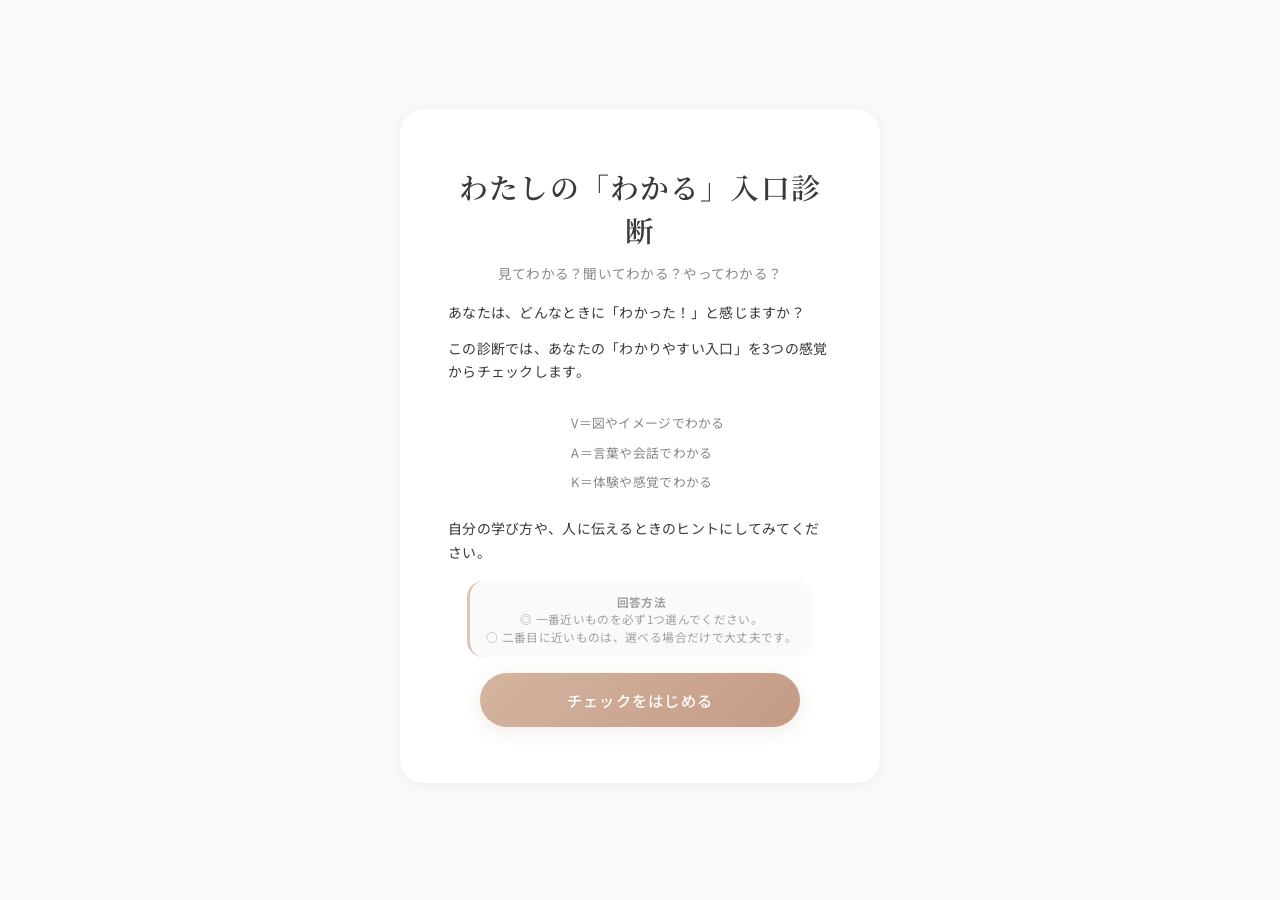
<file: index.html>
<!DOCTYPE html>
<html lang="ja">
<head>
  <meta charset="UTF-8">
  <meta name="viewport" content="width=device-width, initial-scale=1.0">
  <title>わたしの「わかる」入口診断</title>
  <meta name="description" content="自分がどんなときに「わかった！」と感じるか。その入口を見つける診断です。">
  <link rel="preconnect" href="https://fonts.googleapis.com">
  <link rel="preconnect" href="https://fonts.gstatic.com" crossorigin>
  <link href="https://fonts.googleapis.com/css2?family=Noto+Sans+JP:wght@300;400;500&family=Noto+Serif+JP:wght@400;600&display=swap" rel="stylesheet">
  <link rel="stylesheet" href="style.css">
</head>
<body>
  <div id="app">
    <div id="screen-start" class="screen"></div>
    <div id="screen-question" class="screen"></div>
    <div id="screen-result" class="screen"></div>
  </div>
  <script src="script.js"></script>
</body>
</html>
</file>
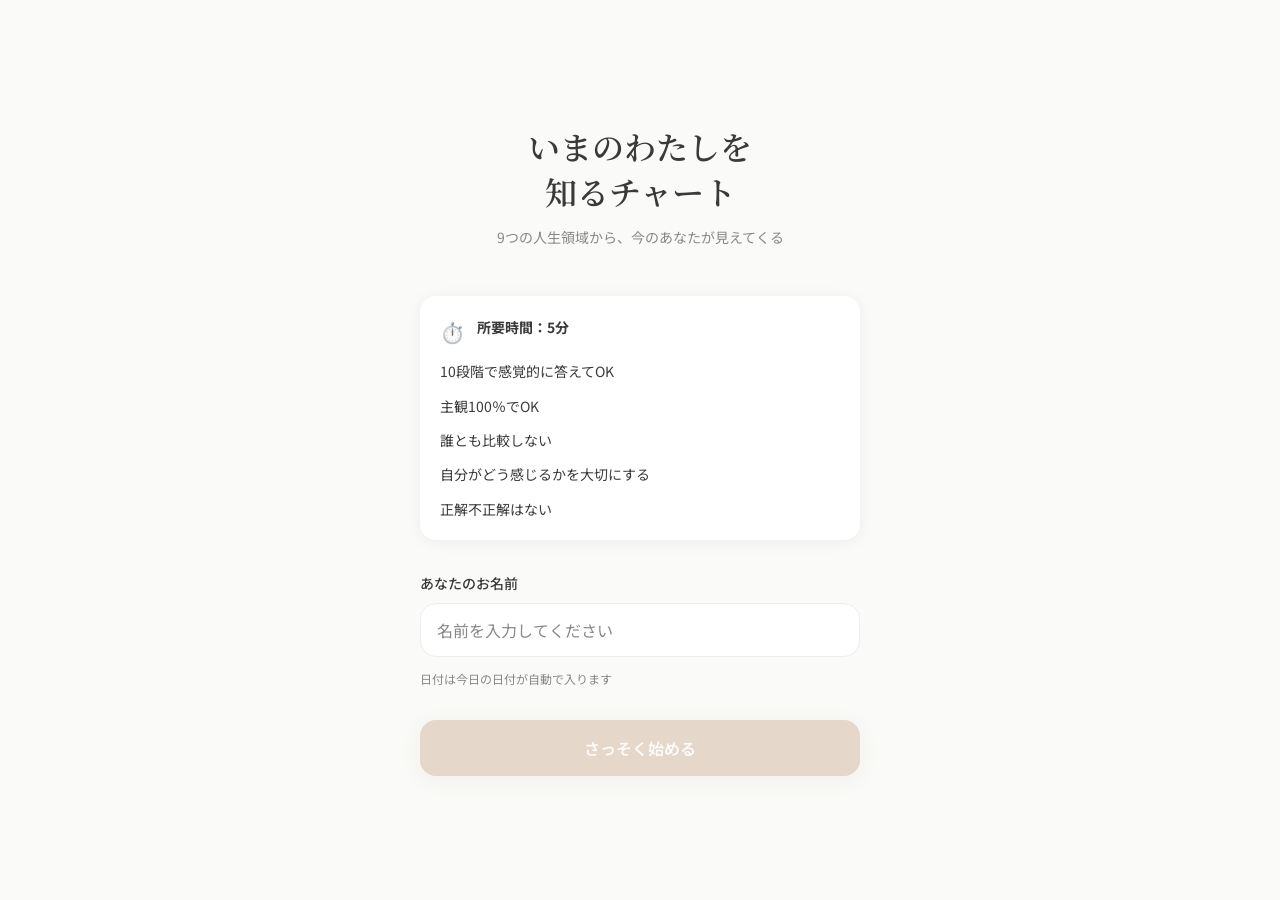
<file: LifeChart/index.html>
<!DOCTYPE html>
<html lang="ja">
<head>
  <meta charset="UTF-8">
  <meta name="viewport" content="width=device-width, initial-scale=1.0">
  <title>いまのわたしを知るチャート</title>
  <meta name="description" content="9つの人生領域の満足度を診断。スマホで簡単にできるライフチャート診断です。">
  <link rel="preconnect" href="https://fonts.googleapis.com">
  <link rel="preconnect" href="https://fonts.gstatic.com" crossorigin>
  <link href="https://fonts.googleapis.com/css2?family=Noto+Sans+JP:wght@300;400;500&family=Noto+Serif+JP:wght@400;600&display=swap" rel="stylesheet">
  <link rel="stylesheet" href="style.css">
</head>
<body>
  <div id="app">
    <!-- ようこそ画面 -->
    <div id="screen-welcome" class="screen active">
      <div class="container">
        <div class="welcome-content">
          <div class="welcome-header">
            <h1>いまのわたしを<br>知るチャート</h1>
            <p class="welcome-subtitle">9つの人生領域から、今のあなたが見えてくる</p>
          </div>

          <div class="welcome-info">
            <div class="info-item">
              <div class="info-icon">⏱️</div>
              <p><strong>所要時間：5分</strong></p>
            </div>
            <div class="info-item">
              <p>10段階で感覚的に答えてOK</p>
            </div>
            <div class="info-item">
              <p>主観100％でOK</p>
            </div>
            <div class="info-item">
              <p>誰とも比較しない</p>
            </div>
            <div class="info-item">
              <p>自分がどう感じるかを大切にする</p>
            </div>
            <div class="info-item">
              <p>正解不正解はない</p>
            </div>
          </div>

          <div class="form-group">
            <label for="name-input">あなたのお名前</label>
            <input
              type="text"
              id="name-input"
              placeholder="名前を入力してください"
              maxlength="20"
              class="input-text"
            >
            <p class="input-note">日付は今日の日付が自動で入ります</p>
          </div>

          <button id="btn-start" class="btn btn-primary btn-lg" disabled>
            さっそく始める
          </button>
        </div>
      </div>
    </div>

    <!-- 入力画面 -->
    <div id="screen-input" class="screen">
      <div class="container">
        <div class="input-header">
          <button id="btn-back" class="btn-back">← 戻る</button>
          <div class="progress-info">
            <span id="progress-text">進捗: 0/9</span>
          </div>
        </div>

        <!-- チャートプレビュー -->
        <div class="chart-preview">
          <svg id="chart-svg" width="300" height="300" viewBox="0 0 300 300" class="chart-svg">
            <!-- チャートはここに描画される -->
          </svg>
          <p class="chart-hint">円の項目をタップして選び、色と満足度を決めましょう</p>
        </div>

        <!-- 入力フォーム -->
        <div class="input-form">
          <h3 id="question-text" class="question">質問がここに表示されます</h3>

          <!-- 色選択 -->
          <div class="color-selector">
            <p class="color-label">いまの感覚に合う色</p>
            <div class="color-grid">
              <button class="color-btn" data-color="red" style="background-color: #FF4444;">赤</button>
              <button class="color-btn" data-color="orange" style="background-color: #FF8844;">オレンジ</button>
              <button class="color-btn" data-color="yellow" style="background-color: #FFCC00;">黄</button>
              <button class="color-btn" data-color="lime" style="background-color: #A3D53A;">黄緑</button>
              <button class="color-btn" data-color="green" style="background-color: #44CC44;">緑</button>
              <button class="color-btn" data-color="teal" style="background-color: #22C1A5;">青緑</button>
              <button class="color-btn" data-color="cyan" style="background-color: #44CCFF;">水色</button>
              <button class="color-btn" data-color="blue" style="background-color: #4488FF;">青</button>
              <button class="color-btn" data-color="purple" style="background-color: #9944FF;">紫</button>
              <button class="color-btn" data-color="pink" style="background-color: #FF66BB;">ピンク</button>
              <button class="color-btn" data-color="rose" style="background-color: #FF8FB3;">ローズ</button>
              <button class="color-btn" data-color="brown" style="background-color: #B07A54;">茶</button>
            </div>
          </div>

          <!-- スライダー -->
          <div class="slider-container">
            <p class="slider-label">満足度</p>
            <input
              type="range"
              id="satisfaction-slider"
              min="0"
              max="10"
              value="0"
              class="slider"
              disabled
            >
            <div class="slider-display">
              <span id="slider-value" class="slider-value">まだ入力していません</span>
            </div>
            <div class="slider-labels">
              <span class="slider-label-min">1</span>
              <span class="slider-label-max">10</span>
            </div>
          </div>

          <div class="input-note scale-note">
            <p><strong>1：</strong>満たされていない　<strong>10：</strong>とても満たされている</p>
          </div>

          <button id="btn-complete-input" class="btn btn-primary btn-lg" disabled>
            ライフチャートを完成させる
          </button>
        </div>
      </div>
    </div>

    <!-- 完成画面 -->
    <div id="screen-complete" class="screen">
      <div class="container">
        <div class="complete-content">
          <h2 id="complete-heading">ライフチャートが完成しました</h2>

          <div class="chart-with-info">
            <div class="chart-display">
              <svg id="chart-final" width="300" height="300" viewBox="0 0 300 300" class="chart-final">
                <!-- チャートがここに描画される -->
              </svg>
            </div>
            <div class="chart-info">
              <div class="info-row">
                <span id="complete-date" class="info-label"></span>
              </div>
            </div>
          </div>

          <!-- 一言コメント -->
          <div class="comment-section">
            <label for="complete-comment">やってみてどうだった？（一言コメント）</label>
            <textarea id="complete-comment" rows="2" placeholder="感じたことを一言どうぞ" maxlength="200"></textarea>
          </div>

          <!-- CTA -->
          <div class="cta-section">
            <p>ライフチャートは、今の自分の現在地と、<br>人生全体のバランスを見るためのもの。</p>
            <p>ここまで見える化できたら、次は読み解いていきましょう！</p>
            <p class="cta-highlight">この画面をスクショしてLINEに送ってね！<br>あなたのライフチャートの活かし方を解説します。</p>
            <!-- TODO: href は UTAGE の流入経路リンクが決まったら差し替える -->
            <a href="#" target="_blank" class="btn btn-primary" id="cta-line-link">
              ライフチャートの解説を受け取る
            </a>
          </div>

          <!-- 過去のライフチャート -->
          <div id="history-section" class="history-section">
            <h3 class="history-title">過去のライフチャート</h3>
            <div id="history-list" class="history-list"></div>
          </div>

          <button id="btn-complete" class="btn btn-primary btn-lg">
            診断を完了する
          </button>
        </div>
      </div>
    </div>
  </div>

  <script src="svg-chart.js"></script>
  <script src="script.js"></script>
</body>
</html>
</file>
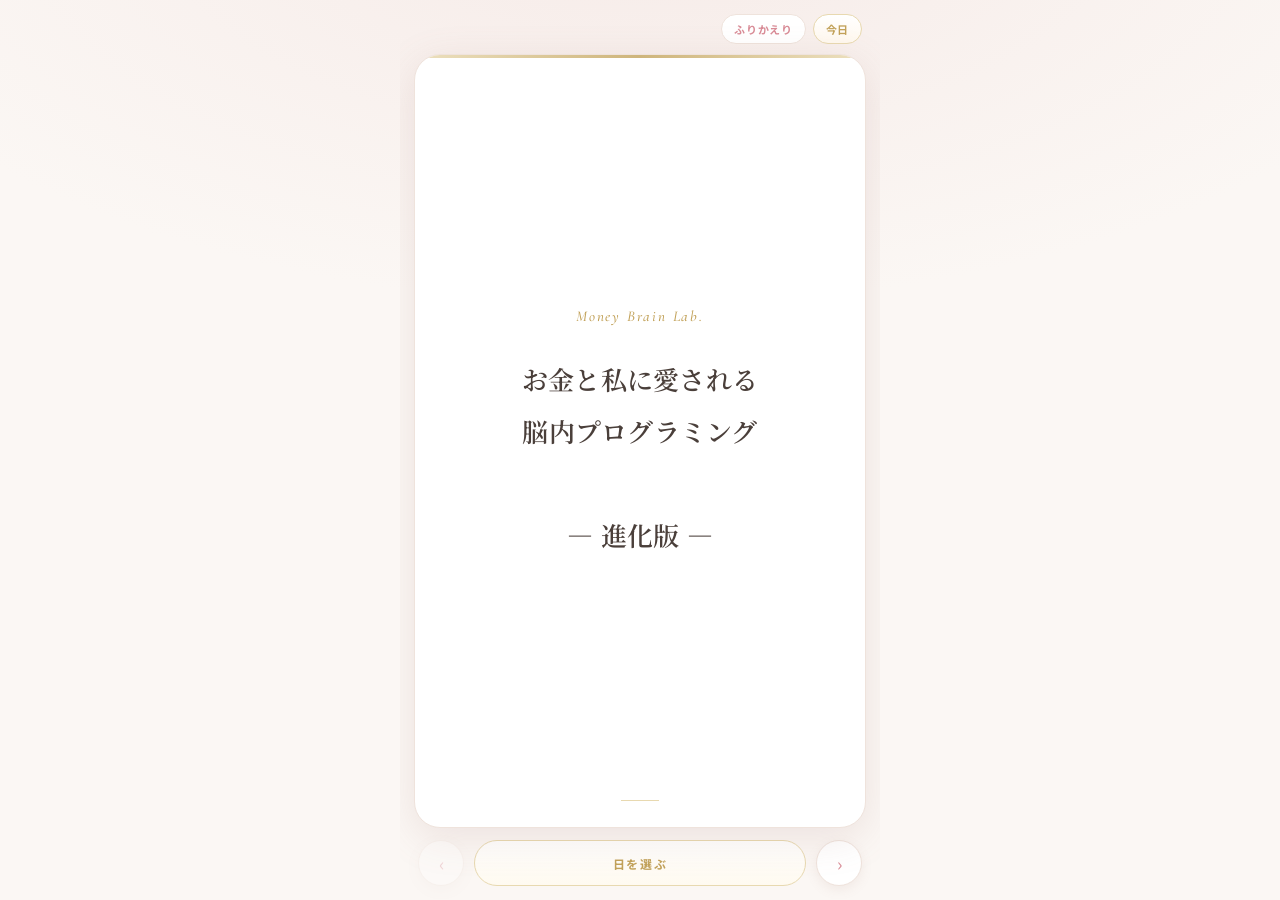
<file: mindset-calendar/index.html>
<!DOCTYPE html>
<html lang="ja">
<head>
<meta charset="UTF-8" />
<meta name="viewport" content="width=device-width, initial-scale=1.0, viewport-fit=cover, maximum-scale=1.0, user-scalable=no" />
<meta name="apple-mobile-web-app-capable" content="yes" />
<meta name="apple-mobile-web-app-status-bar-style" content="default" />
<meta name="theme-color" content="#fbf7f4" />
<title>お金と私に愛される脳内プログラミング 進化版 ｜ Money Brain Lab.</title>

<link rel="preconnect" href="https://fonts.googleapis.com" />
<link rel="preconnect" href="https://fonts.gstatic.com" crossorigin />
<link href="https://fonts.googleapis.com/css2?family=Noto+Serif+JP:wght@400;500;600;700&family=Noto+Sans+JP:wght@400;500;700&family=Cormorant+Garamond:ital,wght@0,500;1,500&display=swap" rel="stylesheet" />

<style>
/* =========================================================
   22日間 マインドセット・ワーク
   カラー：白 / 上品なピンク / ゴールド
   ========================================================= */
:root{
  --bg:        #fbf7f4;
  --bg-2:      #f6ebe8;
  --card:      #ffffff;
  --ink:       #4a3f3a;
  --ink-soft:  #8a7d76;
  --pink:      #e7b6b6;
  --pink-deep: #d98c97;
  --gold:      #c2a25a;
  --gold-soft: #e8d9b0;
  --line:      #efe3dc;
  --shadow:    0 10px 40px rgba(160,120,110,.16);
}

*{ box-sizing:border-box; -webkit-tap-highlight-color:transparent; }
html,body{ margin:0; padding:0; height:100%; overscroll-behavior:none; }
body{
  font-family:"Noto Serif JP", serif;
  color:var(--ink);
  background:radial-gradient(120% 80% at 50% -10%, var(--bg-2) 0%, var(--bg) 55%) fixed;
  -webkit-font-smoothing:antialiased;
}

/* 1画面固定（スクロール禁止） */
.app{
  height:100svh; height:100dvh; min-height:100vh;
  width:100%; max-width:480px; margin:0 auto;
  display:flex; flex-direction:column;
  padding:calc(env(safe-area-inset-top) + 12px) 14px calc(env(safe-area-inset-bottom) + 12px);
  overflow:hidden;
}

/* ヘッダー */
.head{
  flex:0 0 auto; display:flex; align-items:center; justify-content:space-between;
  gap:8px; padding:2px 4px 10px;
}
.head .brand{
  font-family:"Cormorant Garamond", serif; font-style:italic;
  font-size:15px; letter-spacing:.04em; color:var(--gold);
}
.head .head-btns{ display:flex; align-items:center; gap:7px; }
.head .today-btn{
  border:1px solid var(--gold-soft);
  background:linear-gradient(180deg,#fff,#fff8ee);
  color:var(--gold); font-family:"Noto Sans JP",sans-serif;
  font-size:11px; font-weight:700; letter-spacing:.06em;
  padding:6px 12px; border-radius:999px; cursor:pointer; white-space:nowrap;
}
.head .today-btn.ghost{
  background:#fff; border-color:var(--line); color:var(--pink-deep);
}
.head .today-btn:active{ transform:scale(.96); }

/* カード */
.card{
  flex:1 1 auto; min-height:0;
  background:var(--card); border-radius:26px;
  box-shadow:var(--shadow); border:1px solid var(--line);
  display:flex; flex-direction:column; overflow:hidden; position:relative;
}
.card::before{
  content:""; position:absolute; left:0; right:0; top:0; height:3px;
  background:linear-gradient(90deg,var(--gold-soft),var(--gold),var(--gold-soft)); opacity:.8;
}

/* 日付バー */
.daybar{
  flex:0 0 auto; display:flex; align-items:baseline; justify-content:center;
  gap:12px; padding:15px 18px 6px;
}
.daybar .dnum{
  font-family:"Cormorant Garamond", serif; font-size:38px; line-height:1;
  font-weight:500; color:var(--pink-deep);
}
.daybar .dlabel{
  font-family:"Noto Sans JP",sans-serif; font-size:10px; letter-spacing:.3em;
  color:var(--gold); text-transform:uppercase; font-weight:700;
}

/* タブ */
.tabs{
  flex:0 0 auto; display:flex; gap:6px; padding:4px 16px 8px; justify-content:center;
}
.tab{
  font-family:"Noto Sans JP",sans-serif; font-size:12px; font-weight:700; letter-spacing:.08em;
  color:var(--ink-soft); background:transparent; border:none;
  padding:8px 18px; border-radius:999px; cursor:pointer; transition:.18s;
}
.tab.active{
  color:#fff; background:linear-gradient(180deg,var(--pink),var(--pink-deep));
  box-shadow:0 4px 14px rgba(217,140,151,.4);
}

/* パネル領域 */
.panels{ flex:1 1 auto; min-height:0; position:relative; }
.panel{ position:absolute; inset:0; display:none; flex-direction:column; padding:4px 20px 16px; }
.panel.active{ display:flex; }

/* --- ワーク（全ページ共通の固定サイズ・左揃え。長い時だけ本文エリア内でスクロール） --- */
.work-area{
  flex:1 1 auto; min-height:0;
  overflow-y:auto; -webkit-overflow-scrolling:touch;
}
.work-area::-webkit-scrollbar{ width:0; height:0; }   /* スクロールバーは隠す */
.work-fit{ width:100%; text-align:left; padding:2px 0 6px; }
.work-note{
  font-family:"Noto Sans JP",sans-serif; font-size:13px; letter-spacing:.04em;
  color:var(--pink-deep); margin:0 0 8px; line-height:1.6;
}
.work-title{
  font-size:20px; font-weight:600; color:var(--gold);
  line-height:1.6; letter-spacing:.01em; margin:0 0 14px;
  white-space:pre-wrap; word-break:break-word;
}
.work-body{
  font-size:16px; font-weight:500; color:var(--ink);
  line-height:1.95; letter-spacing:.01em;
  white-space:pre-wrap; word-break:break-word;
}
/* スクロール可能なときに下端をふんわりフェード */
.work-area{
  -webkit-mask-image:linear-gradient(180deg, transparent 0, #000 10px, #000 calc(100% - 14px), transparent 100%);
          mask-image:linear-gradient(180deg, transparent 0, #000 10px, #000 calc(100% - 14px), transparent 100%);
}

/* --- メモ（日付ごとに履歴を貯める） --- */
.memo-scroll{
  flex:1 1 auto; min-height:0; display:flex; flex-direction:column;
  overflow-y:auto; -webkit-overflow-scrolling:touch;
}
.memo-scroll::-webkit-scrollbar{ width:0; height:0; }
.memo-head{ flex:0 0 auto; display:flex; align-items:baseline; justify-content:space-between; margin:2px 0 8px; }
.memo-head .lbl{
  font-family:"Noto Sans JP",sans-serif; font-size:12px; font-weight:700; letter-spacing:.08em; color:var(--pink-deep);
}
.memo-head .memo-date{ color:var(--gold); font-size:11px; letter-spacing:.04em; }
.memo-head .saved{
  font-family:"Noto Sans JP",sans-serif; font-size:10px; color:var(--ink-soft); opacity:0; transition:.3s;
}
.memo-head .saved.show{ opacity:1; }
.memo-area{
  flex:0 0 auto; height:150px; width:100%; resize:none;
  border:1px solid var(--line);
  background:linear-gradient(180deg,#fffdfb,#fff7f4);
  border-radius:16px; padding:14px 15px;
  font-family:"Noto Serif JP",serif; font-size:15px; line-height:1.9; color:var(--ink); outline:none;
}
.memo-area:focus{ border-color:var(--pink); box-shadow:0 0 0 3px rgba(231,182,182,.25); }
.memo-area::placeholder{ color:#c9bcb4; }

/* これまでの記録（前回までの同じ日のメモ） */
.memo-past{ flex:0 0 auto; padding-top:6px; }
.memo-past .past-ttl{
  display:flex; align-items:center; gap:8px;
  font-family:"Noto Sans JP",sans-serif; font-size:11px; font-weight:700; letter-spacing:.1em;
  color:var(--ink-soft); margin:14px 2px 6px;
}
.memo-past .past-ttl::before,
.memo-past .past-ttl::after{ content:""; flex:1 1 auto; height:1px; background:var(--line); }
.past-item{ border:1px solid var(--line); border-radius:14px; background:#fff; padding:11px 14px; margin:8px 0; }
.past-item .pd{
  font-family:"Noto Sans JP",sans-serif; font-size:11px; font-weight:700; color:var(--gold); letter-spacing:.06em; margin-bottom:5px;
}
.past-item .pt{
  font-family:"Noto Serif JP",serif; font-size:14px; color:var(--ink); line-height:1.8; white-space:pre-wrap; word-break:break-word;
}
.memo-past .none{
  text-align:center; color:var(--ink-soft); font-family:"Noto Serif JP",serif; font-size:12px; line-height:1.8; padding:16px 8px;
}

/* フッターナビ */
.nav{ flex:0 0 auto; display:flex; align-items:center; justify-content:space-between; gap:10px; padding:12px 4px 2px; }
.nav button{ font-family:"Noto Sans JP",sans-serif; cursor:pointer; border-radius:999px; transition:.15s; }
.nav .arrow{
  flex:0 0 auto; width:46px; height:46px; border:1px solid var(--line);
  background:#fff; color:var(--pink-deep); font-size:18px; box-shadow:0 4px 12px rgba(160,120,110,.1);
}
.nav .arrow:disabled{ opacity:.3; cursor:default; }
.nav .arrow:active:not(:disabled){ transform:scale(.93); }
.nav .index-btn{
  flex:1 1 auto; height:46px; border:1px solid var(--gold-soft);
  background:linear-gradient(180deg,#fff,#fffaf0); color:var(--gold);
  font-size:12px; font-weight:700; letter-spacing:.14em;
}
.nav .index-btn:active{ transform:scale(.98); }

/* 一覧シート */
.sheet-mask{
  position:fixed; inset:0; background:rgba(74,63,58,.4); backdrop-filter:blur(3px);
  display:none; align-items:flex-end; justify-content:center; z-index:50;
}
.sheet-mask.open{ display:flex; }
.sheet{
  width:100%; max-width:480px; background:var(--bg);
  border-radius:26px 26px 0 0; box-shadow:0 -10px 40px rgba(0,0,0,.2);
  padding:18px 18px calc(env(safe-area-inset-bottom) + 22px);
  max-height:82svh; overflow:auto; animation:rise .25s ease;
}
@keyframes rise{ from{ transform:translateY(20px); opacity:.6 } to{ transform:none; opacity:1 } }
.sheet h2{ font-size:15px; font-weight:600; text-align:center; color:var(--gold); letter-spacing:.1em; margin:4px 0 16px; }
.cover-pick{
  width:100%; text-align:left; border:1px solid var(--line); background:#fff;
  border-radius:14px; padding:12px 16px; margin-bottom:14px;
  font-family:"Noto Serif JP",serif; font-size:14px; color:var(--ink); cursor:pointer;
}
.cover-pick.cur{ border-color:var(--pink); background:#fff6f6; }
.grid{ display:grid; grid-template-columns:repeat(5,1fr); gap:9px; }
.grid .cell{
  aspect-ratio:1/1; border:1px solid var(--line); background:#fff; border-radius:14px;
  font-family:"Cormorant Garamond",serif; font-size:19px; color:var(--ink);
  display:flex; align-items:center; justify-content:center; cursor:pointer; position:relative;
}
.grid .cell.cur{
  border-color:var(--pink-deep); background:linear-gradient(180deg,var(--pink),var(--pink-deep));
  color:#fff; box-shadow:0 4px 12px rgba(217,140,151,.4);
}
.grid .cell.done::after{
  content:""; position:absolute; top:6px; right:6px; width:6px; height:6px; border-radius:50%; background:var(--gold);
}
.grid .cell.cur.done::after{ background:#fff; }
.sheet .close{
  display:block; width:100%; margin-top:18px; border:none; background:transparent;
  color:var(--ink-soft); font-family:"Noto Sans JP",sans-serif; font-size:12px; letter-spacing:.1em; padding:10px; cursor:pointer;
}

/* メモ ふりかえり一覧 */
.memo-item{
  width:100%; text-align:left; border:1px solid var(--line); background:#fff;
  border-radius:14px; padding:13px 15px; margin-bottom:10px; cursor:pointer; display:block;
}
.memo-item:active{ background:#fff8f6; }
.memo-item .mi-head{
  font-family:"Noto Sans JP",sans-serif; font-size:11px; font-weight:700;
  color:var(--pink-deep); letter-spacing:.04em; margin-bottom:8px;
  white-space:nowrap; overflow:hidden; text-overflow:ellipsis;
}
.memo-item .mi-entry{ padding:8px 0; border-top:1px solid var(--line); }
.memo-item .mi-entry:first-of-type{ border-top:none; }
.memo-item .mi-date{
  font-family:"Noto Sans JP",sans-serif; font-size:10px; font-weight:700;
  color:var(--gold); letter-spacing:.06em; margin-bottom:4px;
}
.memo-item .mi-text{
  font-family:"Noto Serif JP",serif; font-size:13px; color:var(--ink);
  line-height:1.75; white-space:pre-wrap; word-break:break-word;
}
.memo-empty{
  text-align:center; color:var(--ink-soft); font-family:"Noto Serif JP",serif;
  font-size:13px; line-height:1.9; padding:26px 8px; white-space:pre-wrap;
}

/* 表紙モード（中央寄せ・大きめ・固定サイズ） */
.app.cover .daybar,
.app.cover .tabs,
.app.cover .work-note,
.app.cover .panel.memo{ display:none; }
.app.cover .work-area{
  display:flex; align-items:center; justify-content:center; overflow:hidden;
  -webkit-mask-image:none; mask-image:none;
}
.app.cover .work-fit{ text-align:center; }
.app.cover .work-title{
  font-family:"Cormorant Garamond",serif; font-style:italic; color:var(--gold);
  font-size:15px; letter-spacing:.12em; font-weight:500; margin:0 0 26px; line-height:1.4;
}
.app.cover .work-body{ font-size:26px; font-weight:600; line-height:2.0; color:var(--ink); }
.app.cover .card::after{
  content:""; position:absolute; left:50%; bottom:26px; transform:translateX(-50%);
  width:38px; height:1px; background:var(--gold-soft);
}
</style>
</head>

<body>
<div class="app" id="app">

  <header class="head">
    <span class="brand" id="brand">Money Brain Lab.</span>
    <div class="head-btns">
      <button class="today-btn ghost" id="memoListBtn">ふりかえり</button>
      <button class="today-btn" id="todayBtn">今日</button>
    </div>
  </header>

  <main class="card" id="card">

    <div class="daybar">
      <span class="dnum" id="dnum">1</span>
      <span class="dlabel" id="dlabel">DAY</span>
    </div>

    <div class="tabs" id="tabs">
      <button class="tab active" data-tab="work">ワーク</button>
      <button class="tab" data-tab="memo">感想メモ</button>
    </div>

    <div class="panels">
      <!-- ワーク -->
      <section class="panel work active" id="panelWork">
        <div class="work-area" id="workArea">
          <div class="work-fit" id="workFit">
            <p class="work-note"  id="workNote"></p>
            <h1 class="work-title" id="workTitle"></h1>
            <div class="work-body" id="workBody"></div>
          </div>
        </div>
      </section>

      <!-- メモ -->
      <section class="panel memo" id="panelMemo">
        <div class="memo-scroll" id="memoScroll">
          <div class="memo-head">
            <span class="lbl">今日のメモ <span class="memo-date" id="memoToday"></span></span>
            <span class="saved" id="savedTag">保存しました</span>
          </div>
          <textarea class="memo-area" id="memoArea"
            placeholder="今日の気づき・感じたこと…&#10;書いた内容は日付ごとに自動保存され、次の周でも見返せます。"></textarea>
          <div class="memo-past" id="memoPast"></div>
        </div>
      </section>
    </div>
  </main>

  <nav class="nav">
    <button class="arrow" id="prevBtn" aria-label="前へ">‹</button>
    <button class="index-btn" id="indexBtn">日を選ぶ</button>
    <button class="arrow" id="nextBtn" aria-label="次へ">›</button>
  </nav>
</div>

<div class="sheet-mask" id="sheetMask">
  <div class="sheet" id="sheet">
    <h2>ワークを選ぶ</h2>
    <button class="cover-pick" id="coverPick">表紙にもどる</button>
    <div class="grid" id="grid"></div>
    <button class="close" id="closeSheet">とじる</button>
  </div>
</div>

<!-- 感想メモ ふりかえり -->
<div class="sheet-mask" id="memoMask">
  <div class="sheet" id="memoSheet">
    <h2>感想メモ ふりかえり</h2>
    <div id="memoList"></div>
    <button class="close" id="closeMemo">とじる</button>
  </div>
</div>

<!-- ============================================================
     データ：表紙 ＋ 22日分（原文を1文字も削らず収録）
       type  : "Mission" / "Question"
       note  : 補足ラベル（無ければ省略）
       title : 見出し（ワークの問い・指示）
       body  : 本文
     ============================================================ -->
<script>
const DATA = {
  brand: "Money Brain Lab.",

  /* ▼ 表紙 */
  cover: {
    title: "Money Brain Lab.",
    body: `お金と私に愛される\n脳内プログラミング\n\n― 進化版 ―`
  },

  days: [
    { day:1, type:"Mission",
      title:`氏神様のところに日頃の感謝や、今の決意を伝えに行く`,
      body:`2018年3月。初めてビジネスの売上がたった月、初めて「氏神様」というものの存在を知り 初めて会いに行きました。
日常への感謝と、私はこれをやります! 応援してください! って伝えに行って見てください。
＊オフィスが自宅外の方は、オフィスの方にも` },

    { day:2, type:"Question",
      title:`今、この瞬間、「お金」と引き換えに得ている豊かさは何?`,
      body:`このワークは、私がやってもらってきて、一番素早く効果があったワークです。
お金に愛されない人は、「お金が減ること」へのフォーカスが多すぎて、「それと交換に入ってきた豊かさ」が視えてません。
家に住める、電気が使える、携帯が使える・・・
これらは全て、それを創ってくれたビジネスと交換価値のあるお金が存在するから成り立ってます。
私は、これが身につきすぎていて、シャワーから出るお湯を見ても、今住んでる家を見ても、「ありがたいな〜」と勝手に頭に浮かびます。w
1週間でいいので、1日10分考えて見てください。` },

    { day:3, type:"Mission",
      title:`お財布に年齢分以上のお札を入れる`,
      body:`使い古されたミッションですが、やってる人は本当に少ない。
ビジネスをしてる人は、自分の商品価格以上を入れてみてください。
「視覚情報」は潜在意識の書き換えにとっても有効です。
お金がいっぱいあるんだという「現実」を見せてあげてください。
できたら、写真をアップしてもらえるってみんなが喜びます。` },

    { day:4, type:"Question", note:"(1日3人以上)",
      title:`人生で感謝したい人は誰?
なんて言って感謝を伝えたい?`,
      body:`今の自分をここまで運んでくれたのは、誰のおかげですか?
誰がいたからですか?
1日3人以上ピックアップして、なぜ、感謝したいのか? なんて言って感謝を伝えたいのか? を書き出してみてください。
できれば、その人に手紙やLINEを送ってみてください
「感謝」は「する」のではなくて、「湧く」もの。そして、「感謝」とは、人に喜ばれるためにするものでも、お金が入って来るためにするものでもなく、「今の状態がどれだけ恵まれているか」に「気づく」ためのものです。最大のエゴだと思って、このワークをやってみてください` },

    { day:5, type:"Mission",
      title:`寝起きと寝る前、鏡に近づいて、瞳に映った自分に「私は私が大好きです」と言う`,
      body:`2年半くらい前に教えてもらった魔法の1つです。
瞳に映ってる自分に、自分が話しかけると言う行為を通して、「他者」からも「自分」からもその言葉をかけられているというように、脳が錯覚します。
ちなみに、「潜在意識」は自分も他人も認識しません。
寝起きと寝る前は、脳波が「シータ波」という波動を出しています。
この波動の時が、最も潜在意識にアクセスしやすいのでオススメです` },

    { day:6, type:"Question",
      title:`どんな人と一緒にいる時が安心する?
それは、なぜ?`,
      body:`大切な人を、大切にしないと大事になる。
自分にとって、「どうでもいい人」の目を気にして「行動」する時は、100%失敗する。
大切な人は、精神的だけじゃなくて物理的にも一緒にいる時間があるといい。
取る「行動」を最も効率よく「結果」に繋げるのは、「安心感」があるか、どうか。
じゃあ、自分は、どんな人と一緒にいると安心する? それは、なぜ?
それが、細かくわかったら、失敗する「行動」を取る方が難しい。` },

    { day:7, type:"Question",
      title:`今日、
・私が喜んだ瞬間はどんな瞬間だった?
・その瞬間をくれた人・モノはなんだった?`,
      body:`お金に愛される人は、自分が「どんな瞬間に喜びを感じるか?」 の引き出しが多い人。
「どんな状況でも、幸せな自分を創れたら勝ち。」
ビジネスをするのも一緒。
相手の「喜び」を見つけることがビジネスのスタートだとしたら、自分の「喜び」を見つけられない人に他人の「喜び」を見つけるのは難しい。
喜び上手は、喜びを運ぶ。` },

    { day:8, type:"Mission",
      title:`1日1個、家の中の自分を喜ばせないものを捨てる`,
      body:`家に自分を「喜ばせないもの」があると、お金に愛されません。
もし、入ってきたとしてもすぐに出て行ってしまうという現象が起こります。
ポイントは、「今後使うかもしれない」とか「買ったばかりだから」とかという理由を除外して、「これは、今、自分を喜ばせてるかどうか?」 でジャッジしてみてください。
どんなものが喜ばせてなかったのか?
なぜ、それを持っていたかのか?
前提を掘ってみて、次に生かしましょう!` },

    { day:9, type:"Question",
      title:`許せない「出来事」はどんなこと?
・その時の自分は、なんて声をかけられたら心が軽くなった?`,
      body:`こちらは、黒魔術。w
今までの人生、他者にその言葉を言わせるための行動をして頑張ってきました。
もしかしたら、その言葉をもらったことがあるかもしれない。
だけど、それで、あなたは「満たされた?」
この言葉は、あなたが決して、心から「他人」にかけたことがない言葉でもあります。
それを、自分にかけてあげてくださいね。
違和感があれば、大切な人に言ってあげてください。
その潜在意識の波を、ここで止めて、本当の行動の自由を手に入れてください。` },

    { day:10, type:"Mission",
      title:`子供の頃 好きだったものを大人買いする`,
      body:`あなたが子供の頃、好きだったものや、集めたかったものはなんですか?
レターセット、シール、駄菓子、スタンプ、かわいい折紙、ゲームのソフト、、
当時思いっきり買えなかったものを、買ってみましょう。
今、いらなくても大丈夫
いらなければ、誰かにあげましょう。` },

    { day:11, type:"Question",
      title:`今日関わった人の素敵なところはどんなとこ?`,
      body:`その素敵だな〜って思うところを、言語化してみて。
それは、自分もすでに持っているもの。
少し先の未来で、「あ〜、私持ってた!」 って気づくもの。
花に可愛いと思う人は、自分に対しても可愛いと言っていると同じ。
潜在意識は、他人と自分の区別がつきません。
出会う人は、自分の持ってるものを魅せてくれている可能性が高いです。
今日関わった人の、素敵なところは、すでにあなたが持っています。
自分の魅力を思い出して。` },

    { day:12, type:"Mission",
      title:`親に幼い頃、言いたかったことを書き出す`,
      body:`これは、強烈な潜在意識の書き換えの方法の1つです。
「この時、こうされて、こう感じた。」
「だから、この時、こうして欲しかった。」
人生の前半は、その復讐で生きている人が多いです。
できれば、親に渡してみてください。` },

    { day:13, type:"Question",
      title:`人生で大切にしたい人は誰?
今気にしている人はあなたの人生に必要な人?`,
      body:`「大切にする人を決めておく」
これがお金に愛される人の行動パターンです。
どんな人とも仲良くする、とか、親だから大切にする、とか、そういう概念を抜きにして、これから生きていく中であなたが大切にしたい人は誰ですか?
書き出してみてください。
そして、その他の人にそんなに一生懸命にならなくていいですw` },

    { day:14, type:"Mission",
      title:`「ありがとう」を3人以上からもらう`,
      body:`お金に愛される人は、自分も人も喜ばせるのが大好き。
＊ちなみに潜在意識的には、自分も他人も違いがありません。
ほんのささやかな行動で、目の前の人を喜ばせて「ありがとう」をもらってください。
さて、今日は、誰にどんなことをして「ありがとう」をもらいましたか?
そのとき、どんな気分でしたか?` },

    { day:15, type:"Question",
      title:`今日は、どんなプチ贅沢をした?`,
      body:`自分に贅沢をさせてあげると、お金って自分を喜ばすものになる。
お金って自分だから。
自分が喜び、お金も喜ぶ。
お金って自分だから。
自分を喜ばせてる人はお金を喜ばせてるのと一緒。
お金 ＝ 喜びの方程式を手に入れれば、ビジネスも人生も加速します。
いよいよ、2/3` },

    { day:16, type:"Question",
      title:`自分を可愛く。美しくする・喜ばせる、アイテム・サービスは何?`,
      body:`お金に愛される人は、自分を可愛く・美しくするのが好き
男性であれば、清潔感がある人がこれに該当します。
今、着てる服は、理想の自分だったら着ている服ですか?
今のメイクは、理想の自分だったらしてるメイクですか?
可愛くする「努力」 してますか?
清潔感を出す「努力」 してますか?
今日は、自分を美しくするため、可愛くするため、清潔感を感じてもらうため、どんなものやサービスが見つかった?` },

    { day:17, type:"Mission",
      title:`毎月○○万円(好きな額で)入ってくる○○ (好きな職業で)だったら、どんなお店に行く? そこに行く。`,
      body:`今の常識内でとった行動が理想の自分へと連れて行くことはありません。
少し背伸びして、あなたが欲しい収入、あなたの理想の肩書きをすでに今手に入れているとしたら、どんな店に行きますか?
どんなランチを食べる?
どんな服を着る?
どんな人と付き合う?
今できる範囲でやって見てください。
自分の魔法を取り戻すから。
(泣くことあるので、ハンカチ持ってって。w)` },

    { day:18, type:"Question",
      title:`あなたが人生において大切にしてる 人・ものは何?`,
      body:`人生って、つまり「時間」だ。
「死」とは、時間が0になること。
いつか必ず0が来るとしたら、今この瞬間を自分の「大切な人・もの」のことを考えたり、観たり、触れたり、そんな時間が1秒でも増えることって豊かな人生だと思う。
「お金」って、そんな大切な人との時間をより心地よくしてくれたり、そのもの自体を手に入れたりするための自分が豊かさを感じるための「道具」の1つだ。
「お金」という数値だけに惑わされて目の前の大切な人・ものとの「時間」を置き去りにしてませんか?` },

    { day:19, type:"Mission",
      title:`タダ働きする`,
      body:`「労働」と「お金」を切り離すワークです。
例えば、残業代をもらわずに、残業する。
これがあったらいいんじゃないか? というものを頼まれてもないのにやってみる。
人んちのトイレ掃除をする。
飲食店に行った時、テーブルを少し片付けてから帰る。
もちろん、スレッドで、無料モニター募集をかけていただいてもいいです。
(お互いに喜びがあれば、クロージング可。)
ぜひ、トライしてみてください。` },

    { day:20, type:"Question",
      title:`「お金持ち」「お金」ってどんなイメージ???`,
      body:`お金持ちになりたい! そう願う人が多い中で、なれない人が多いのはなぜだろう?
それは、あなたの中で、「お金持ち」ってどんな人なのか 言語化されてないから。
And、あなたの「お金持ち」 の概念の中に、「そうなりたくない!」 というネガティブな、不快なイメージが混じっているから。
「お金」も一緒。まずは、自分自身の「お金持ち」や「お金」に関するイメージを書き出して、「不快」なものがあれば、それとは反対のワードに置き換えてみてください。
(性格が悪い→優しいなど)
その前提を持った、「幸せなお金持ち」が現実に現れるから` },

    { day:21, type:"Mission",
      title:`1万円札を見て、触って、感じたことを書いてみる`,
      body:`あなたのお金のイメージはどんなものですか?
怖い?
大切?
楽しい?
その紙切れのために、自分の時間を使うって本当にしたいこと??` },

    { day:22, type:"Question",
      title:`今日が人生の最期の日なら何をする?`,
      body:`お金の奴隷からの解放ミッション。
お金よりも何よりも大切なのは「時間」です。
子どもと一緒に暮らせる時間。
旦那さんとご飯が食べられる時間。
友人と遊びに行く時間。
両親にありがとうをいう時間。
美味しいものを食べる時間。
私の中で「価値がある」という時間を増やしてあげてください。
それをするためのお金は十分にあります。
＊これ、やってねwww` }
  ]
};
</script>

<!-- ============================================================
     アプリ本体
     ============================================================ -->
<script>
(function(){
  "use strict";

  const app        = document.getElementById("app");
  const card       = document.getElementById("card");
  const brandEl    = document.getElementById("brand");
  const dnum       = document.getElementById("dnum");
  const dlabel     = document.getElementById("dlabel");
  const tabsEl     = document.getElementById("tabs");
  const tabBtns    = tabsEl.querySelectorAll(".tab");
  const panelWork  = document.getElementById("panelWork");
  const panelMemo  = document.getElementById("panelMemo");
  const workArea   = document.getElementById("workArea");
  const workFit    = document.getElementById("workFit");
  const workNote   = document.getElementById("workNote");
  const workTitle  = document.getElementById("workTitle");
  const workBody   = document.getElementById("workBody");
  const memoArea   = document.getElementById("memoArea");
  const memoToday  = document.getElementById("memoToday");
  const memoPast   = document.getElementById("memoPast");
  const memoScroll = document.getElementById("memoScroll");
  const savedTag   = document.getElementById("savedTag");
  const prevBtn    = document.getElementById("prevBtn");
  const nextBtn    = document.getElementById("nextBtn");
  const indexBtn   = document.getElementById("indexBtn");
  const todayBtn   = document.getElementById("todayBtn");
  const sheetMask  = document.getElementById("sheetMask");
  const grid       = document.getElementById("grid");
  const coverPick  = document.getElementById("coverPick");
  const closeSheet = document.getElementById("closeSheet");
  const memoListBtn= document.getElementById("memoListBtn");
  const memoMask   = document.getElementById("memoMask");
  const memoList   = document.getElementById("memoList");
  const closeMemo  = document.getElementById("closeMemo");

  const TOTAL   = DATA.days.length;
  const LS_POS  = "mindset.pos";
  const LS_FIRST= "mindset.firstDate";
  const LS_MEMO = "mindset.memo.";

  let pos = -1;       // -1: 表紙 / 0..TOTAL-1
  let tab = "work";

  brandEl.textContent = DATA.brand || "Mindset Work";

  /* ---- 感想メモ：日付ごとの履歴で保存（何周もして変化を見返せる） ---- */
  function todayKey(){
    const n = new Date();
    return n.getFullYear()+"-"+String(n.getMonth()+1).padStart(2,"0")+"-"+String(n.getDate()).padStart(2,"0");
  }
  function fmtDate(s){
    if(!s) return "日付なし";
    const p = s.split("-");
    if(p.length<3) return s;
    return p[0]+"年"+Number(p[1])+"月"+Number(p[2])+"日";
  }
  function getEntries(day){
    const raw = localStorage.getItem(LS_MEMO + day);
    if(!raw) return [];
    try{
      const v = JSON.parse(raw);
      if(Array.isArray(v)) return v;
      if(typeof v === "string") return v.trim() ? [{d:"", t:v}] : [];
    }catch(e){
      return raw.trim() ? [{d:"", t:raw}] : [];   // 旧形式（ただの文字列）を救済
    }
    return [];
  }
  function setEntries(day, arr){
    if(arr && arr.length) localStorage.setItem(LS_MEMO + day, JSON.stringify(arr));
    else localStorage.removeItem(LS_MEMO + day);
  }
  function hasMemo(day){ return getEntries(day).some(e=>e.t && e.t.trim()); }

  /* 今日のワーク番号（初回起動日からの経過日数で進む） */
  function todayIndex(){
    let first = localStorage.getItem(LS_FIRST);
    const now = new Date();
    const todayStr = now.getFullYear()+"-"+(now.getMonth()+1)+"-"+now.getDate();
    if(!first){ localStorage.setItem(LS_FIRST, todayStr); first = todayStr; }
    const [fy,fm,fd] = first.split("-").map(Number);
    const f = new Date(fy, fm-1, fd);
    const t = new Date(now.getFullYear(), now.getMonth(), now.getDate());
    const diff = Math.floor((t - f) / 86400000);
    return Math.min(Math.max(diff, 0), TOTAL-1);
  }

  function render(){
    if(pos < 0){
      app.classList.add("cover");
      brandEl.style.visibility = "hidden";
      workNote.style.display = "none";
      workTitle.style.display = "";
      workTitle.textContent = DATA.cover.title || "";
      workBody.textContent  = DATA.cover.body || "";
    }else{
      app.classList.remove("cover");
      brandEl.style.visibility = "visible";
      const d = DATA.days[pos];
      dnum.textContent   = d.day;
      dlabel.textContent = (d.type || "").toUpperCase();
      workNote.textContent = d.note || "";
      workNote.style.display = d.note ? "" : "none";
      workTitle.textContent = d.title || "";
      workTitle.style.display = d.title ? "" : "none";
      workBody.textContent  = d.body || "";
      renderMemo(d.day);
    }
    setTab(tab, true);
    updateNav();
    workArea.scrollTop = 0;          // ページを変えたら本文は先頭から
    if(memoScroll) memoScroll.scrollTop = 0;
    localStorage.setItem(LS_POS, String(pos));
  }

  /* メモ画面：今日の入力欄＋これまでの記録（前回までの同じ日のメモ） */
  function renderMemo(day){
    const today = todayKey();
    memoToday.textContent = "（" + fmtDate(today) + "）";
    const entries = getEntries(day);
    const mine = entries.find(e=>e.d===today);
    memoArea.value = mine ? mine.t : "";

    // 今日以外（前回までの記録）を新しい順に
    const past = entries.filter(e=>e.d!==today && e.t && e.t.trim())
                        .sort((a,b)=>(b.d||"").localeCompare(a.d||""));
    memoPast.innerHTML = "";
    if(past.length){
      const ttl = document.createElement("div");
      ttl.className = "past-ttl";
      ttl.textContent = "これまでの記録（前回まで）";
      memoPast.appendChild(ttl);
      past.forEach(e=>{
        const item = document.createElement("div");
        item.className = "past-item";
        const pd = document.createElement("div"); pd.className = "pd"; pd.textContent = fmtDate(e.d);
        const pt = document.createElement("div"); pt.className = "pt"; pt.textContent = e.t;
        item.appendChild(pd); item.appendChild(pt);
        memoPast.appendChild(item);
      });
    }
  }

  function updateNav(){
    prevBtn.disabled = (pos <= -1);
    nextBtn.disabled = (pos >= TOTAL-1);
  }

  function setTab(name, silent){
    tab = name;
    tabBtns.forEach(b=>b.classList.toggle("active", b.dataset.tab===name));
    panelWork.classList.toggle("active", name==="work");
    panelMemo.classList.toggle("active", name==="memo");
    if(name==="work" && !silent){
      workArea.scrollTop = 0;
    }
  }
  tabBtns.forEach(b=>{
    b.addEventListener("click", ()=>{ setTab(b.dataset.tab); });
  });

  function go(p, asMemo){
    pos = Math.min(Math.max(p, -1), TOTAL-1);
    tab = (asMemo && pos>=0) ? "memo" : "work";
    render();
  }
  prevBtn.addEventListener("click", ()=>go(pos-1));
  nextBtn.addEventListener("click", ()=>go(pos+1));
  todayBtn.addEventListener("click", ()=>go(todayIndex()));

  /* メモ自動保存（今日の日付のエントリーを更新。過去の記録は消さない） */
  let saveTimer = null;
  memoArea.addEventListener("input", ()=>{
    if(pos < 0) return;
    const d = DATA.days[pos];
    const today = todayKey();
    const entries = getEntries(d.day);
    const idx = entries.findIndex(e=>e.d===today);
    const val = memoArea.value;
    if(val.trim()){
      if(idx>=0) entries[idx].t = val;
      else entries.push({d:today, t:val});
    }else if(idx>=0){
      entries.splice(idx,1);   // 今日の分を空にしたら今日の分だけ削除
    }
    setEntries(d.day, entries);
    savedTag.classList.add("show");
    clearTimeout(saveTimer);
    saveTimer = setTimeout(()=>savedTag.classList.remove("show"), 1200);
  });

  /* 一覧シート */
  function buildGrid(){
    grid.innerHTML = "";
    DATA.days.forEach((d,i)=>{
      const cell = document.createElement("button");
      cell.className = "cell";
      cell.textContent = d.day;
      if(i===pos) cell.classList.add("cur");
      if(hasMemo(d.day)) cell.classList.add("done");
      cell.addEventListener("click", ()=>{ closeSheetFn(); go(i); });
      grid.appendChild(cell);
    });
    coverPick.classList.toggle("cur", pos===-1);
  }
  function openSheet(){ buildGrid(); sheetMask.classList.add("open"); }
  function closeSheetFn(){ sheetMask.classList.remove("open"); }
  indexBtn.addEventListener("click", openSheet);
  closeSheet.addEventListener("click", closeSheetFn);
  coverPick.addEventListener("click", ()=>{ closeSheetFn(); go(-1); });
  sheetMask.addEventListener("click", e=>{ if(e.target===sheetMask) closeSheetFn(); });

  /* 感想メモ ふりかえり一覧（日ごとに、過去の記録を日付つきで） */
  function buildMemoList(){
    memoList.innerHTML = "";
    let any = false;
    DATA.days.forEach((d,i)=>{
      const entries = getEntries(d.day).filter(e=>e.t && e.t.trim());
      if(!entries.length) return;
      any = true;
      entries.sort((a,b)=>(a.d||"").localeCompare(b.d||""));  // 古い順＝変化が分かる

      const item = document.createElement("button");
      item.className = "memo-item";
      const head = document.createElement("div");
      head.className = "mi-head";
      head.textContent = "DAY " + d.day + "　" + (d.title ? d.title.replace(/\n/g," ") : "");
      item.appendChild(head);

      entries.forEach(e=>{
        const ent = document.createElement("div");
        ent.className = "mi-entry";
        const ed = document.createElement("div"); ed.className = "mi-date"; ed.textContent = fmtDate(e.d);
        const et = document.createElement("div"); et.className = "mi-text"; et.textContent = e.t;
        ent.appendChild(ed); ent.appendChild(et);
        item.appendChild(ent);
      });

      item.addEventListener("click", ()=>{ closeMemoFn(); go(i, true); });
      memoList.appendChild(item);
    });
    if(!any){
      const e = document.createElement("div");
      e.className = "memo-empty";
      e.textContent = "まだ感想メモがありません。\nワークを読んで感じたことを、\n「感想メモ」タブに残してみましょう。";
      memoList.appendChild(e);
    }
  }
  function openMemoSheet(){ buildMemoList(); memoMask.classList.add("open"); }
  function closeMemoFn(){ memoMask.classList.remove("open"); }
  memoListBtn.addEventListener("click", openMemoSheet);
  closeMemo.addEventListener("click", closeMemoFn);
  memoMask.addEventListener("click", e=>{ if(e.target===memoMask) closeMemoFn(); });

  /* スワイプ送り */
  let tsx=0, tsy=0;
  card.addEventListener("touchstart", e=>{ tsx=e.touches[0].clientX; tsy=e.touches[0].clientY; }, {passive:true});
  card.addEventListener("touchend", e=>{
    if(tab!=="work") return;
    const dx=e.changedTouches[0].clientX-tsx;
    const dy=e.changedTouches[0].clientY-tsy;
    if(Math.abs(dx)>60 && Math.abs(dx)>Math.abs(dy)*1.5){
      if(dx<0) go(pos+1); else go(pos-1);
    }
  }, {passive:true});

  /* 起動 */
  function start(){
    todayIndex();
    const saved = localStorage.getItem(LS_POS);
    pos = (saved===null) ? -1 : parseInt(saved,10);
    if(isNaN(pos)) pos = -1;
    render();
  }
  start();
})();
</script>
</body>
</html>
</file>
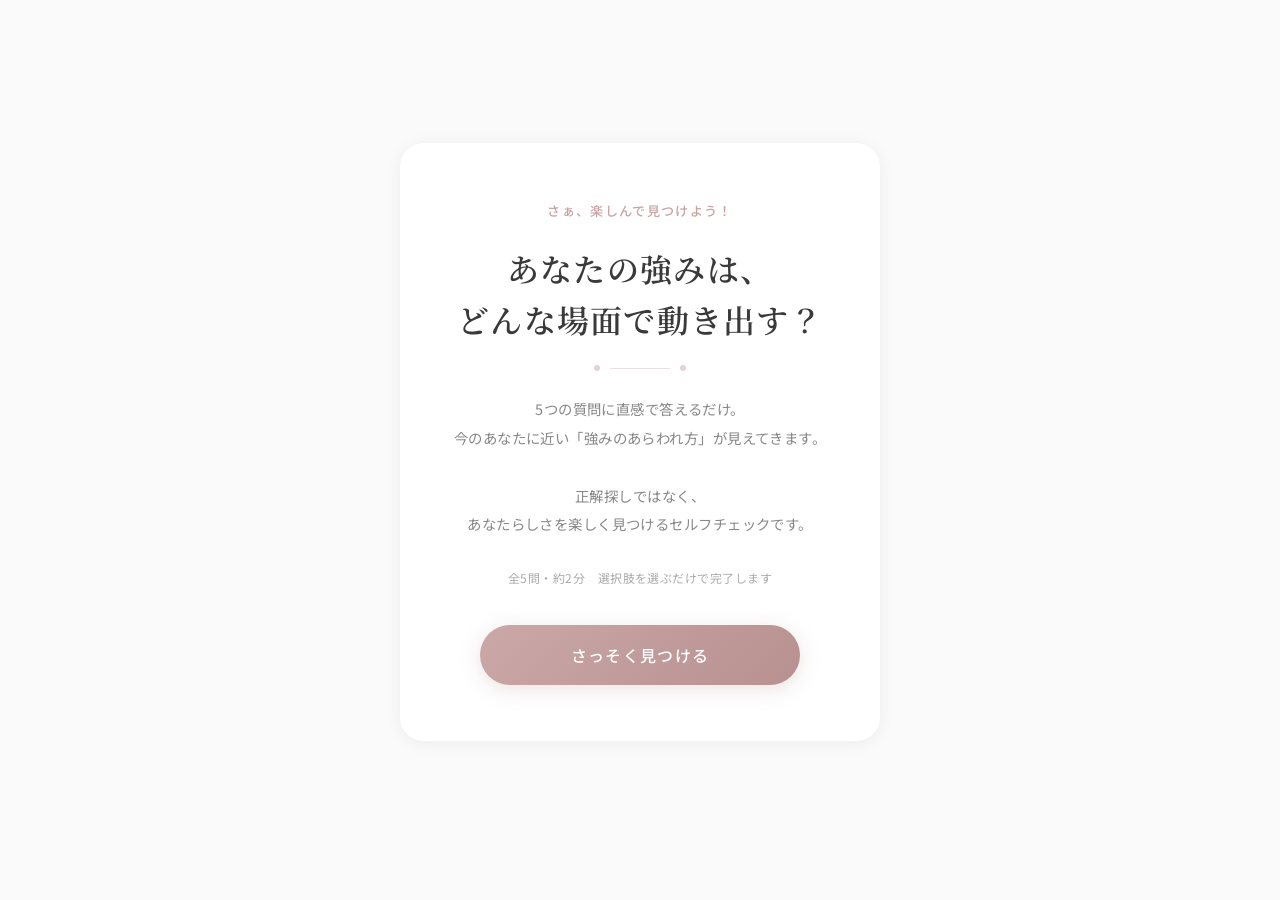
<file: Strength/index.html>
<!DOCTYPE html>
<html lang="ja">
<head>
  <meta charset="UTF-8">
  <meta name="viewport" content="width=device-width, initial-scale=1.0">
  <title>5問でわかる強みタイプ</title>
  <meta name="description" content="あなたらしい強みのあらわれ方と、次の一歩が見つかるタイプチェック">
  <link rel="preconnect" href="https://fonts.googleapis.com">
  <link rel="preconnect" href="https://fonts.gstatic.com" crossorigin>
  <link href="https://fonts.googleapis.com/css2?family=Noto+Sans+JP:wght@300;400;500&family=Noto+Serif+JP:wght@400;600&display=swap" rel="stylesheet">
  <link rel="stylesheet" href="style.css">
</head>
<body>
  <div id="app">
    <div id="screen-start"  class="screen"></div>
    <div id="screen-question" class="screen"></div>
    <div id="screen-result"  class="screen"></div>
  </div>
  <script src="script.js"></script>
</body>
</html>
</file>
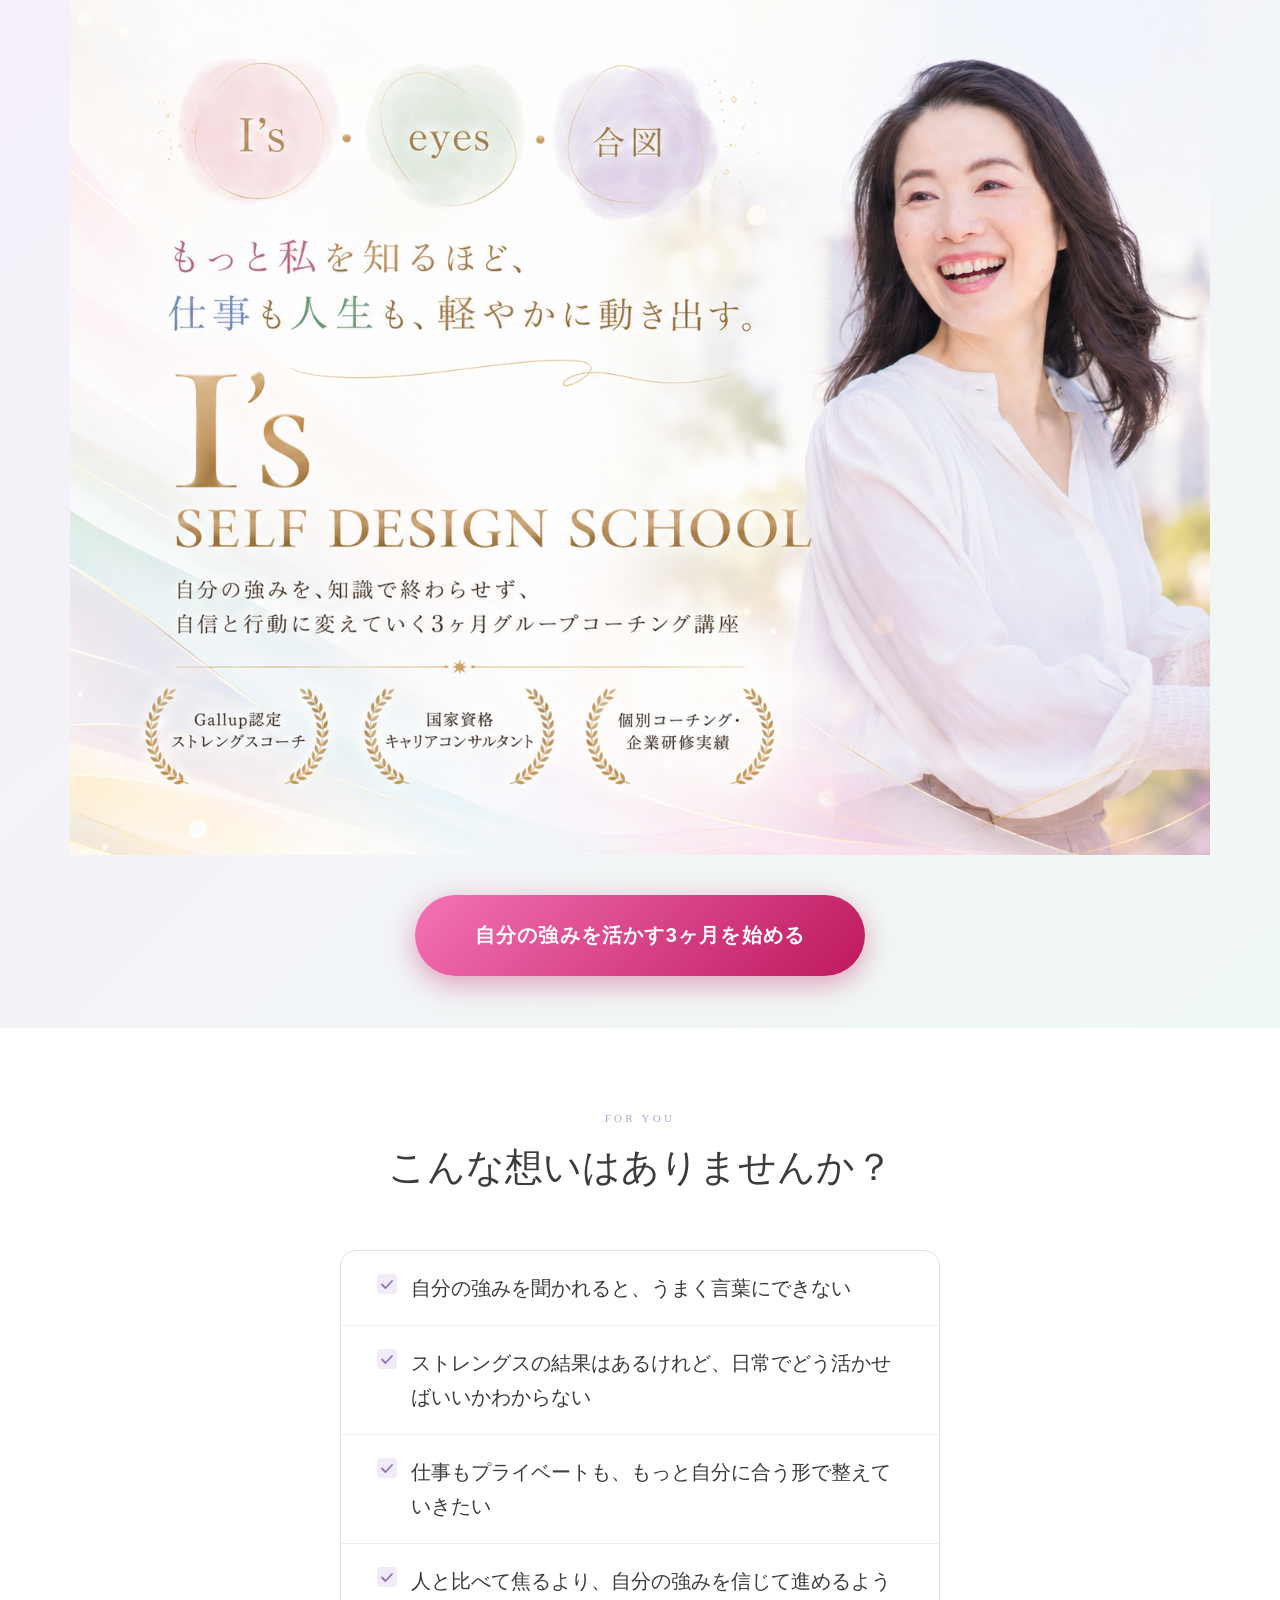
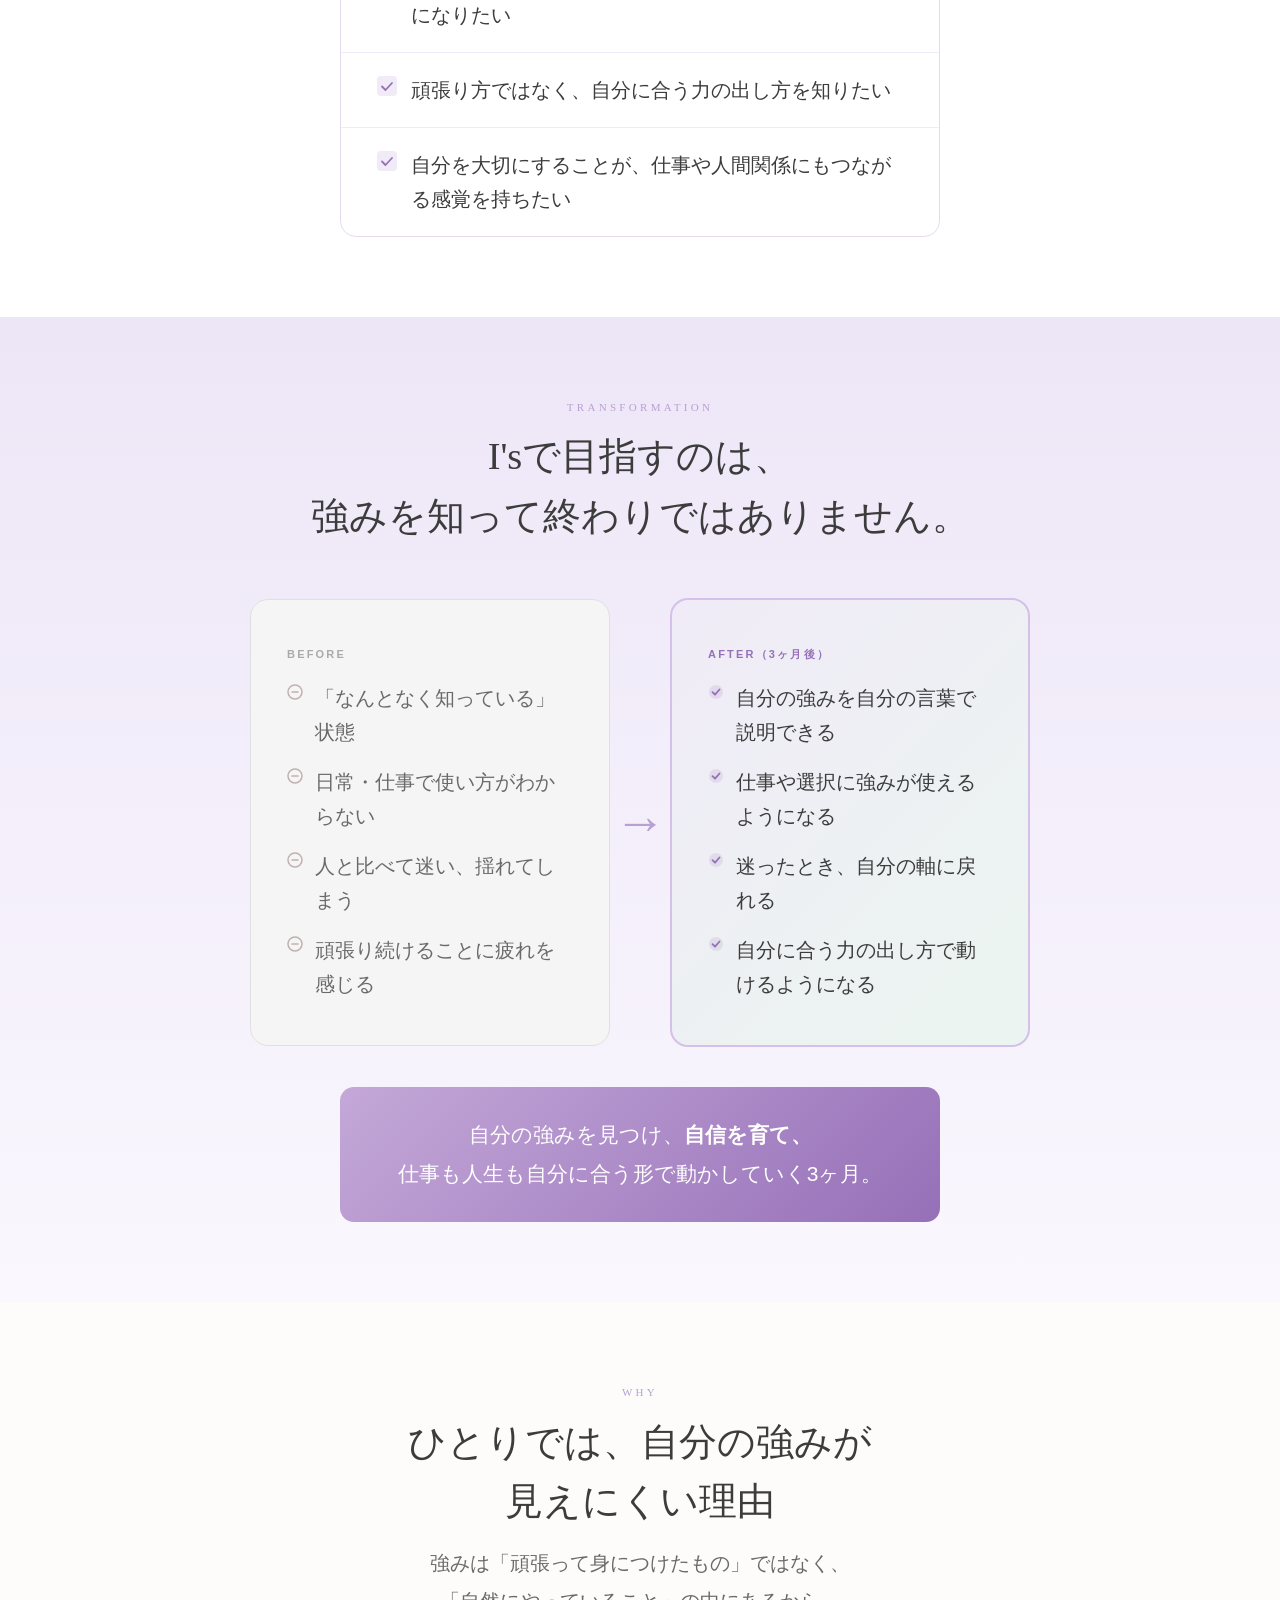
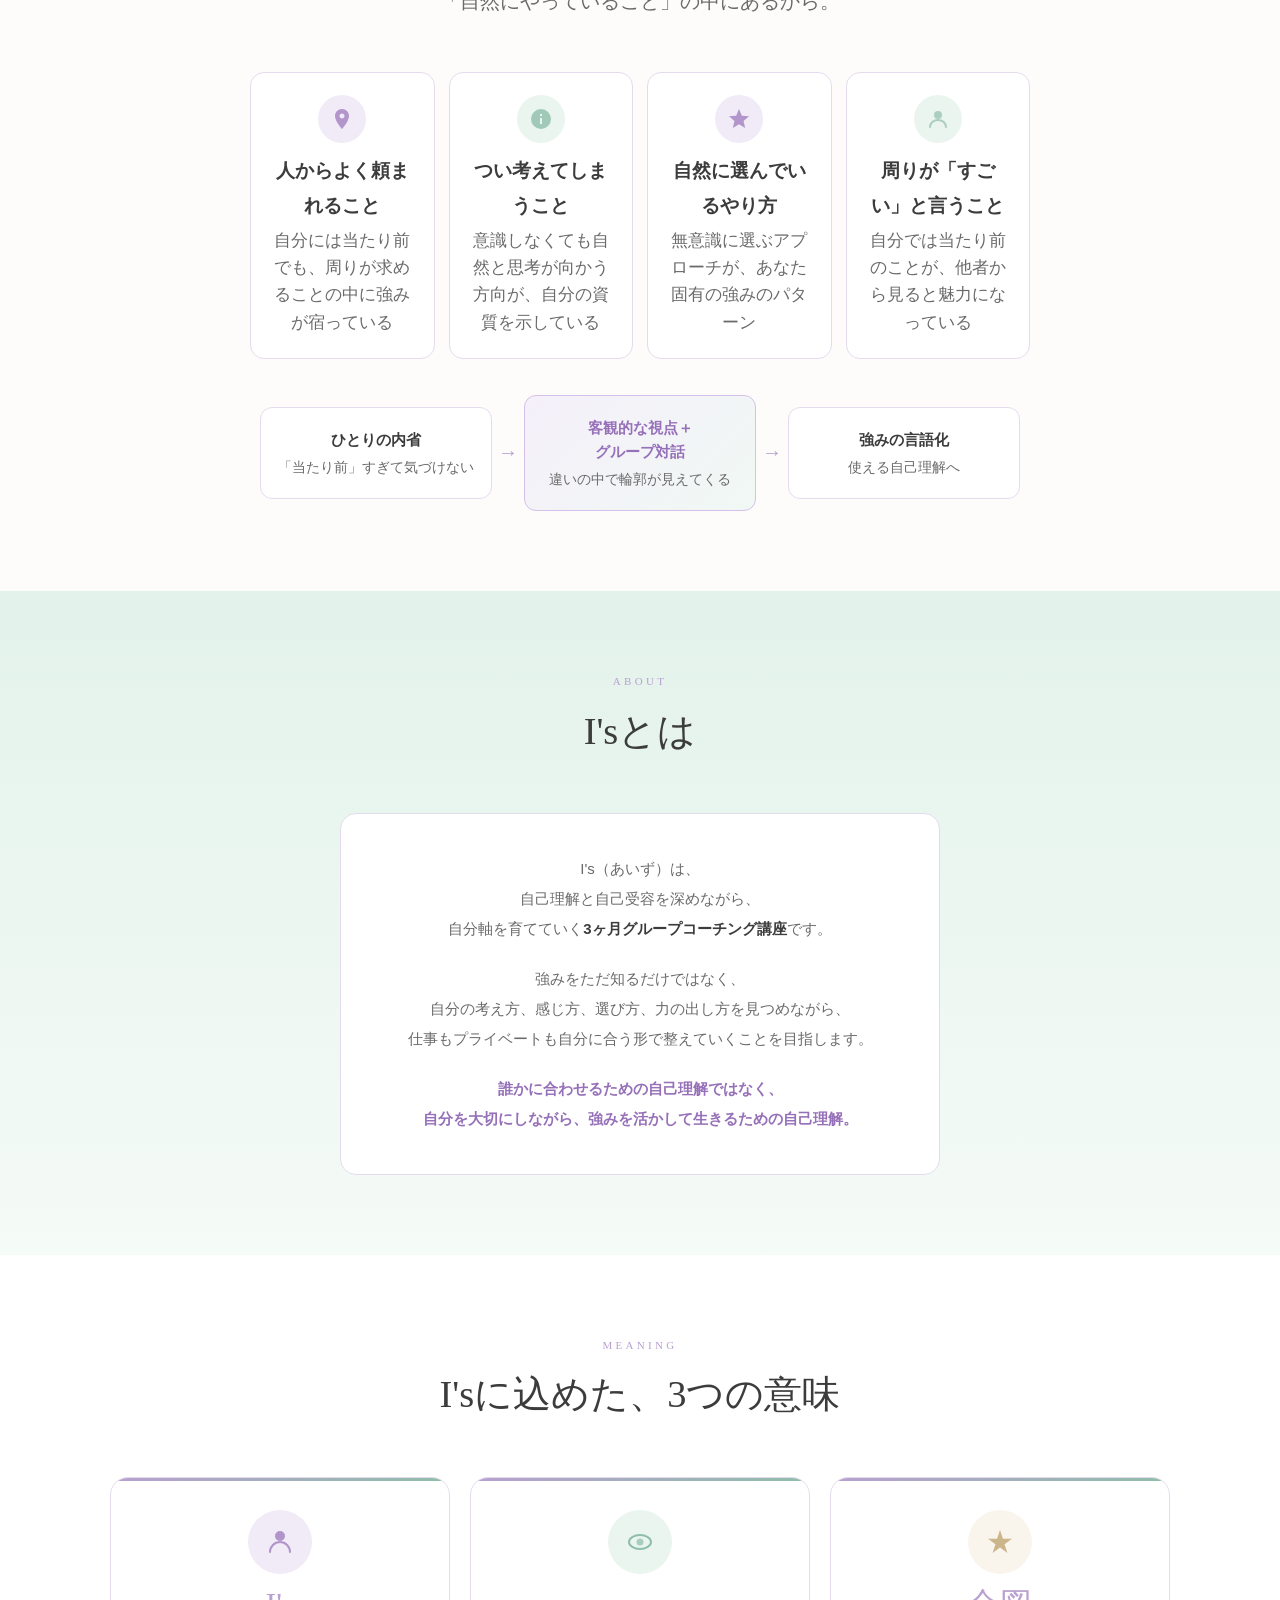
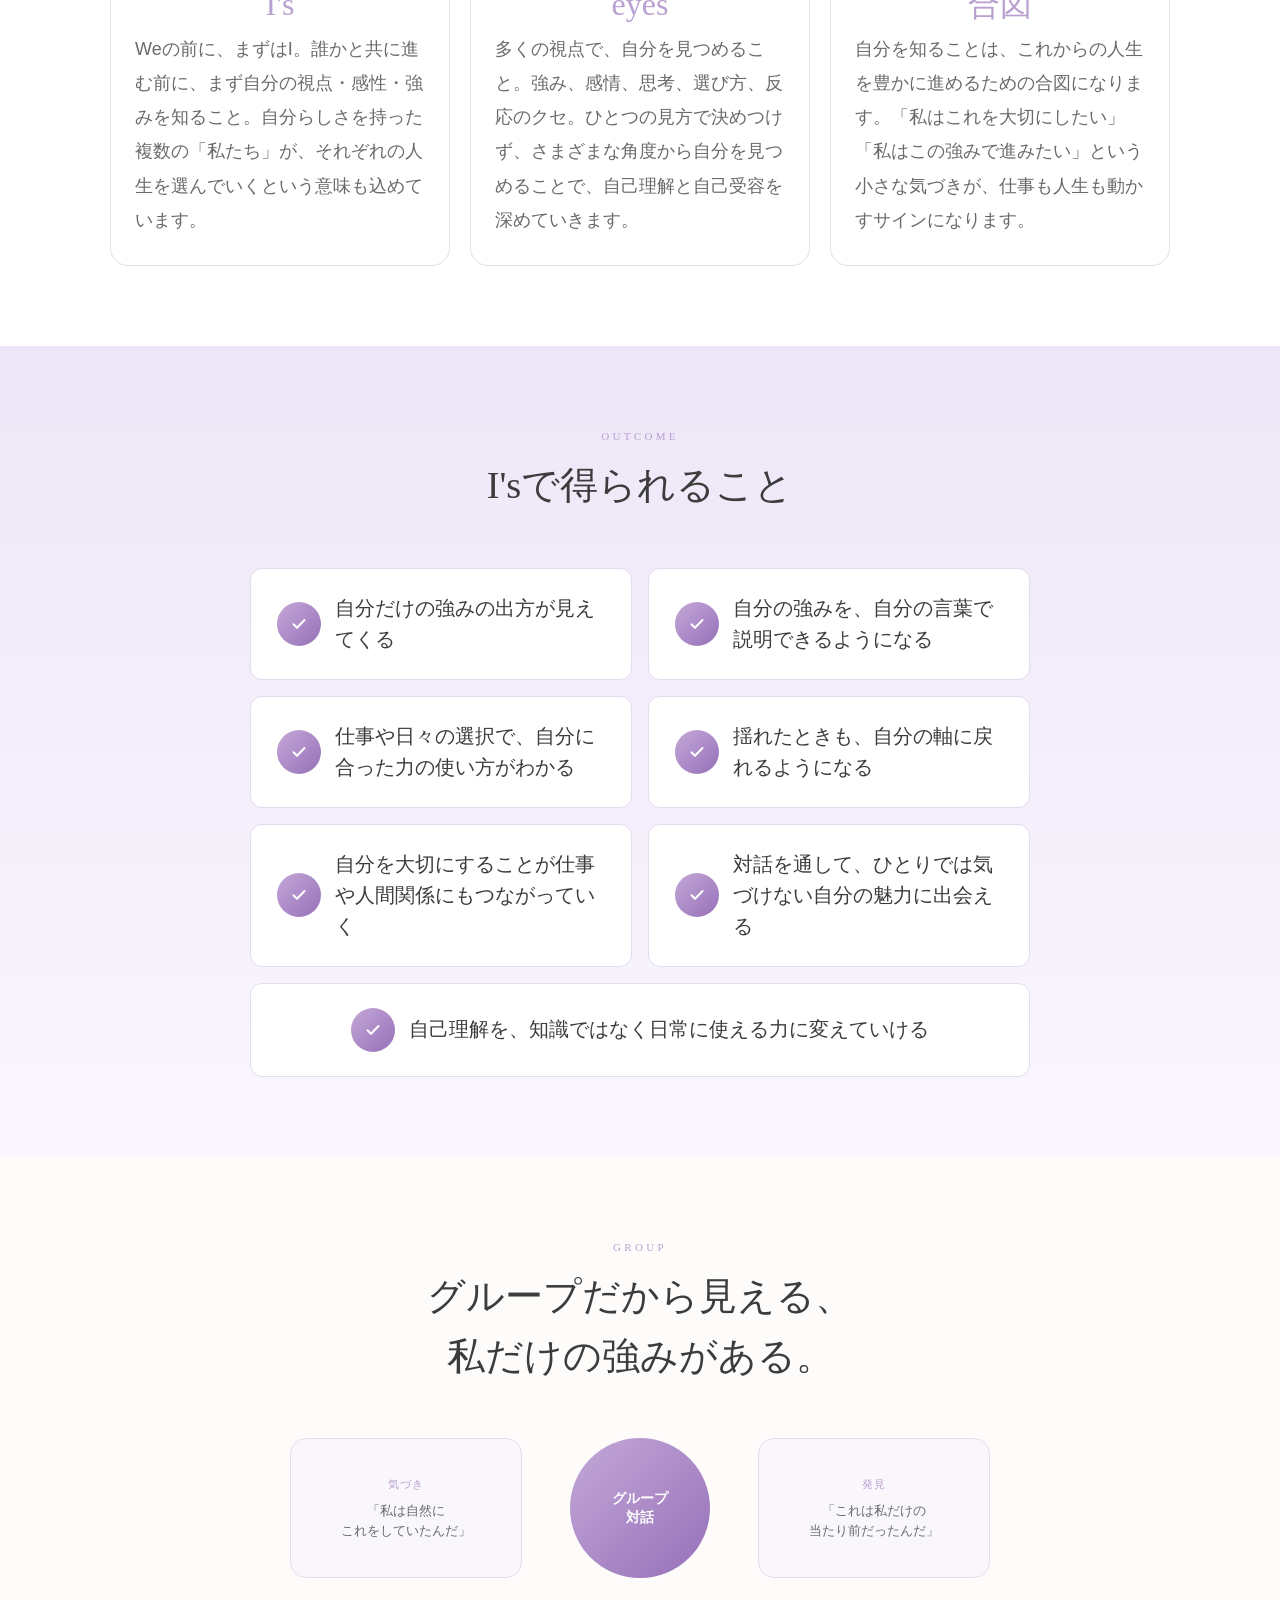
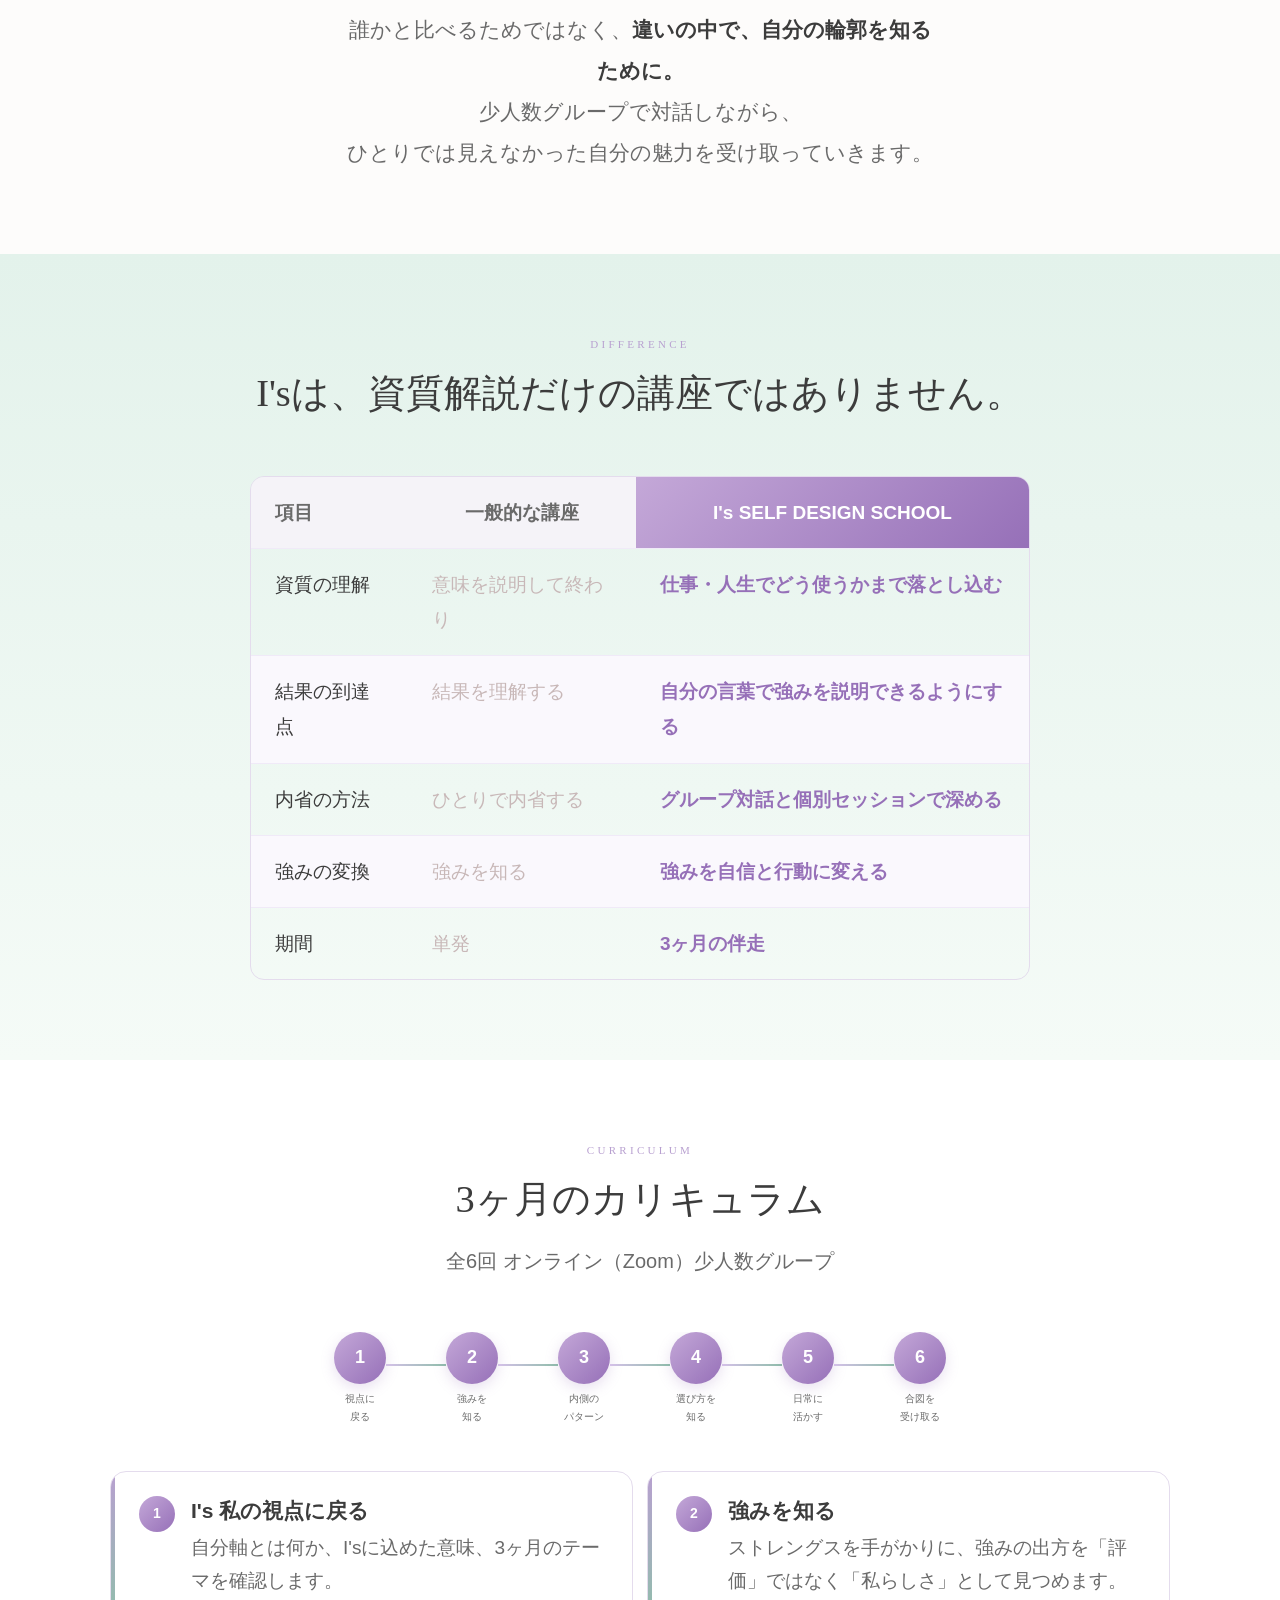
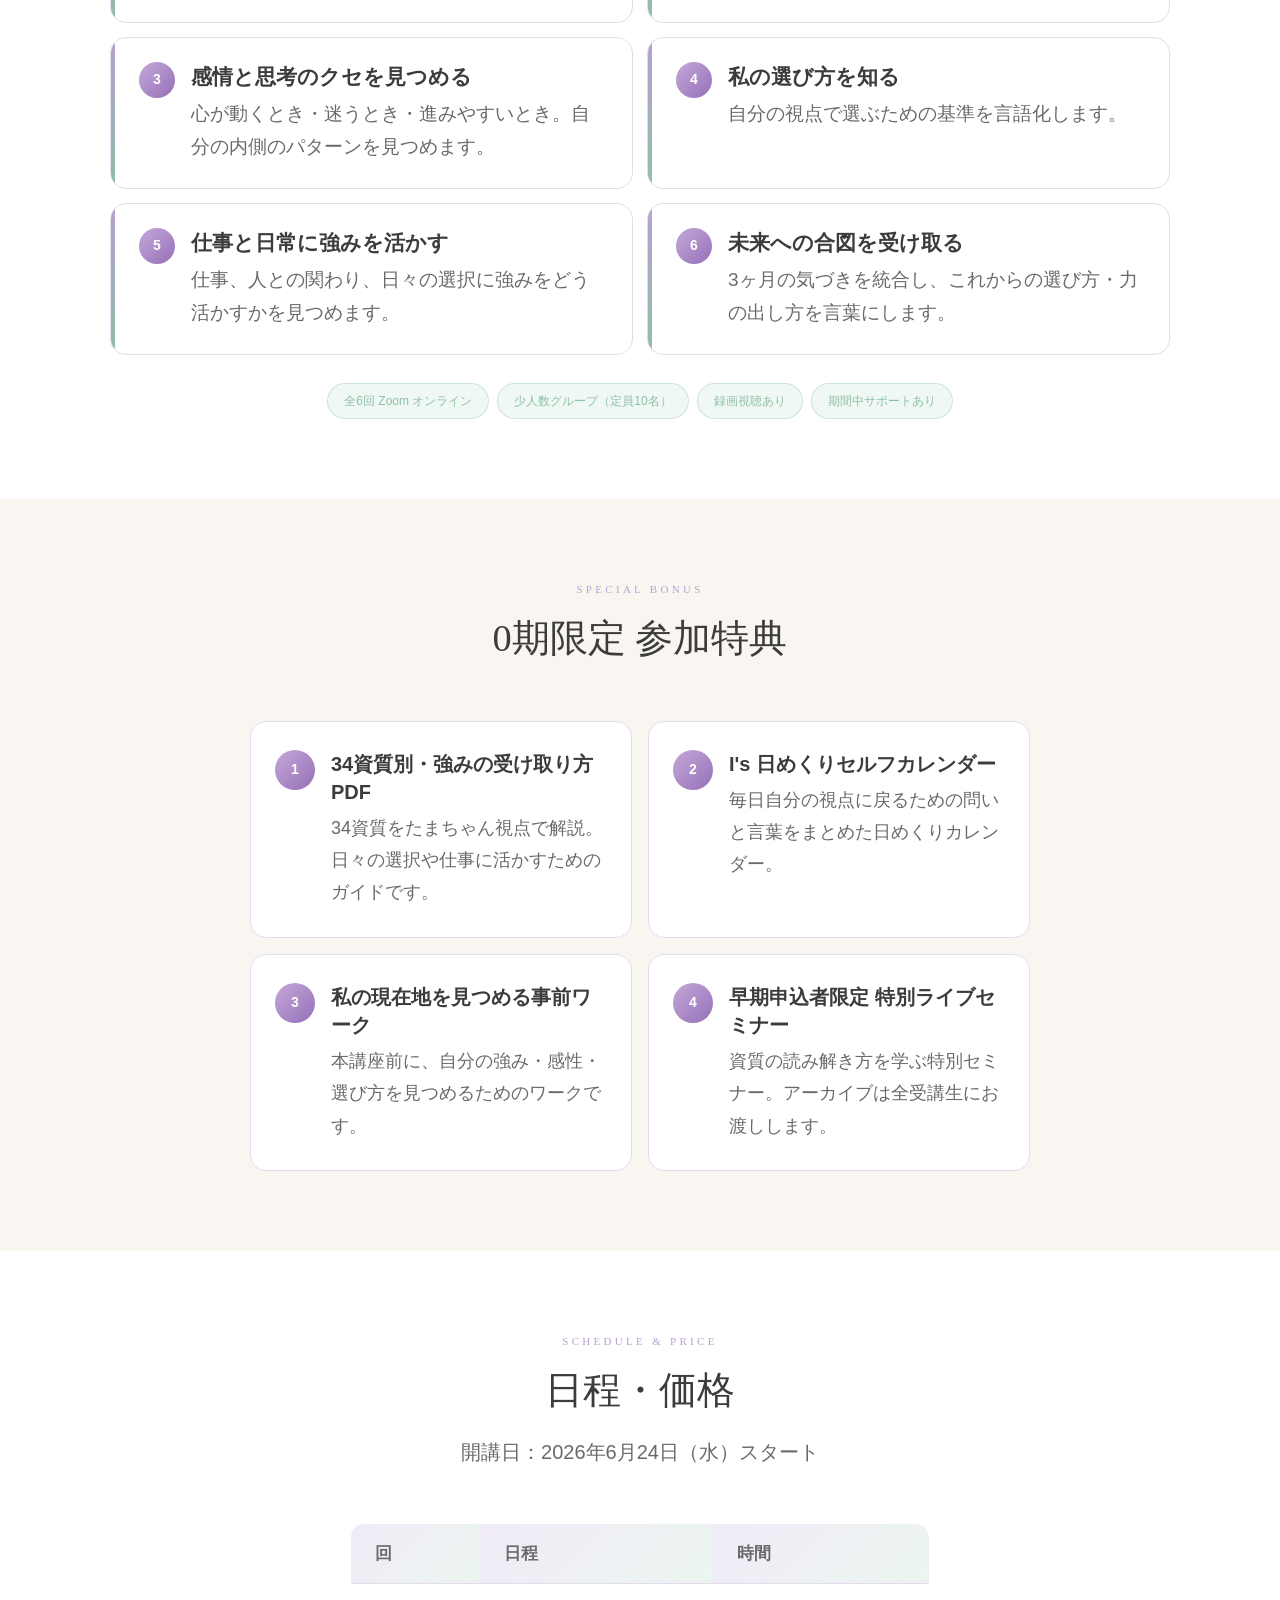
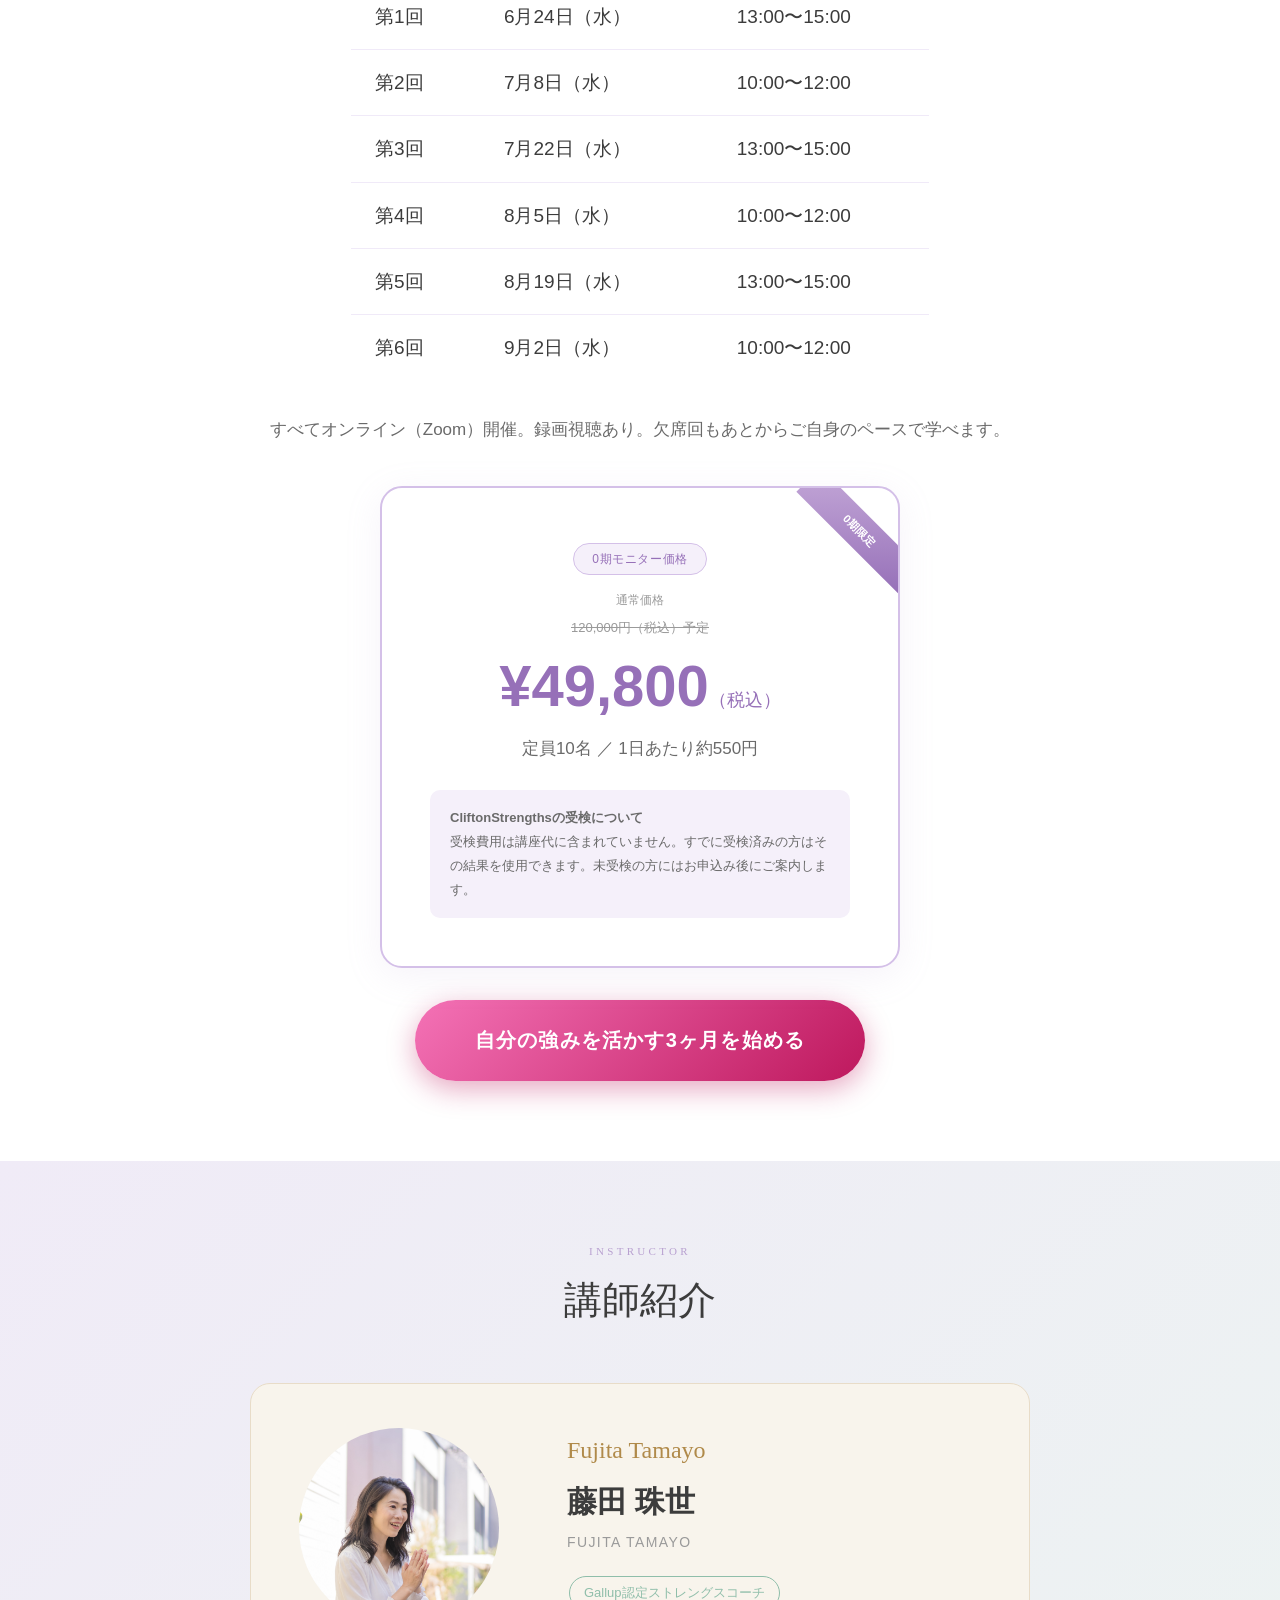
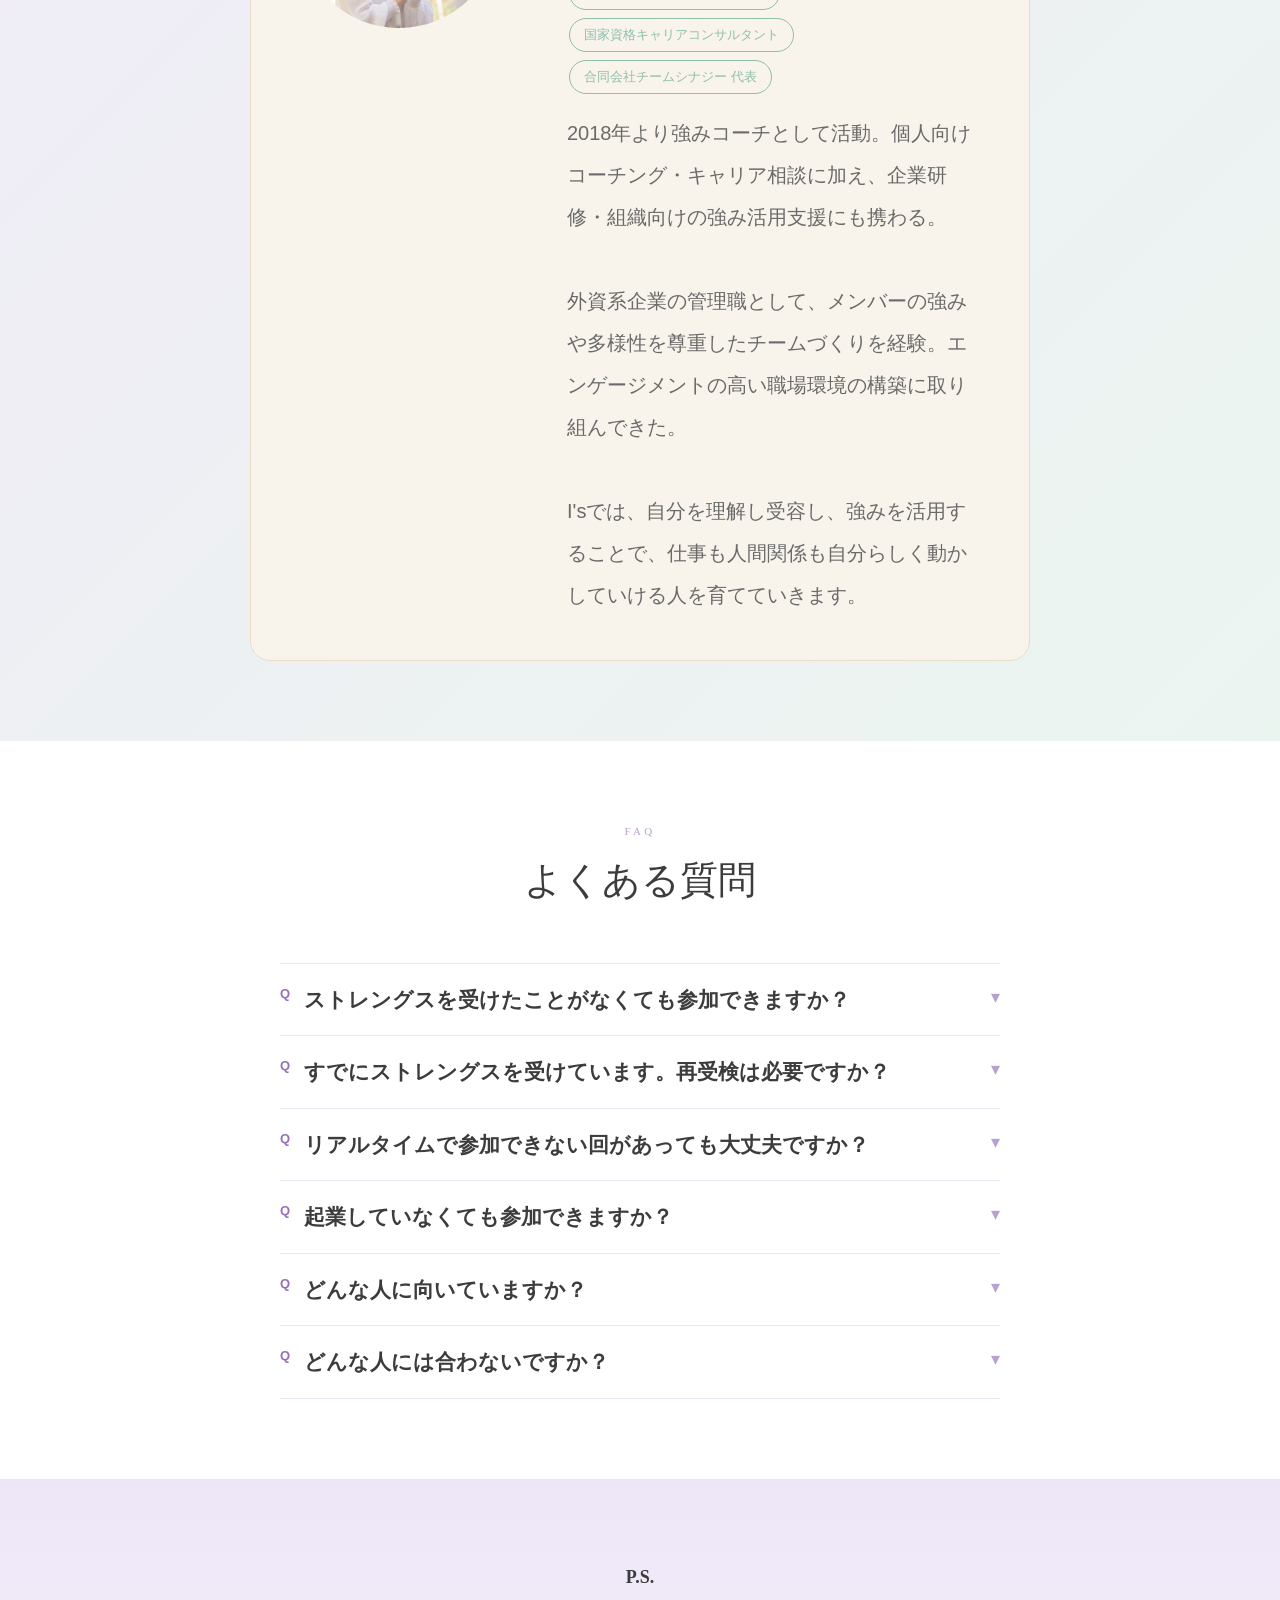
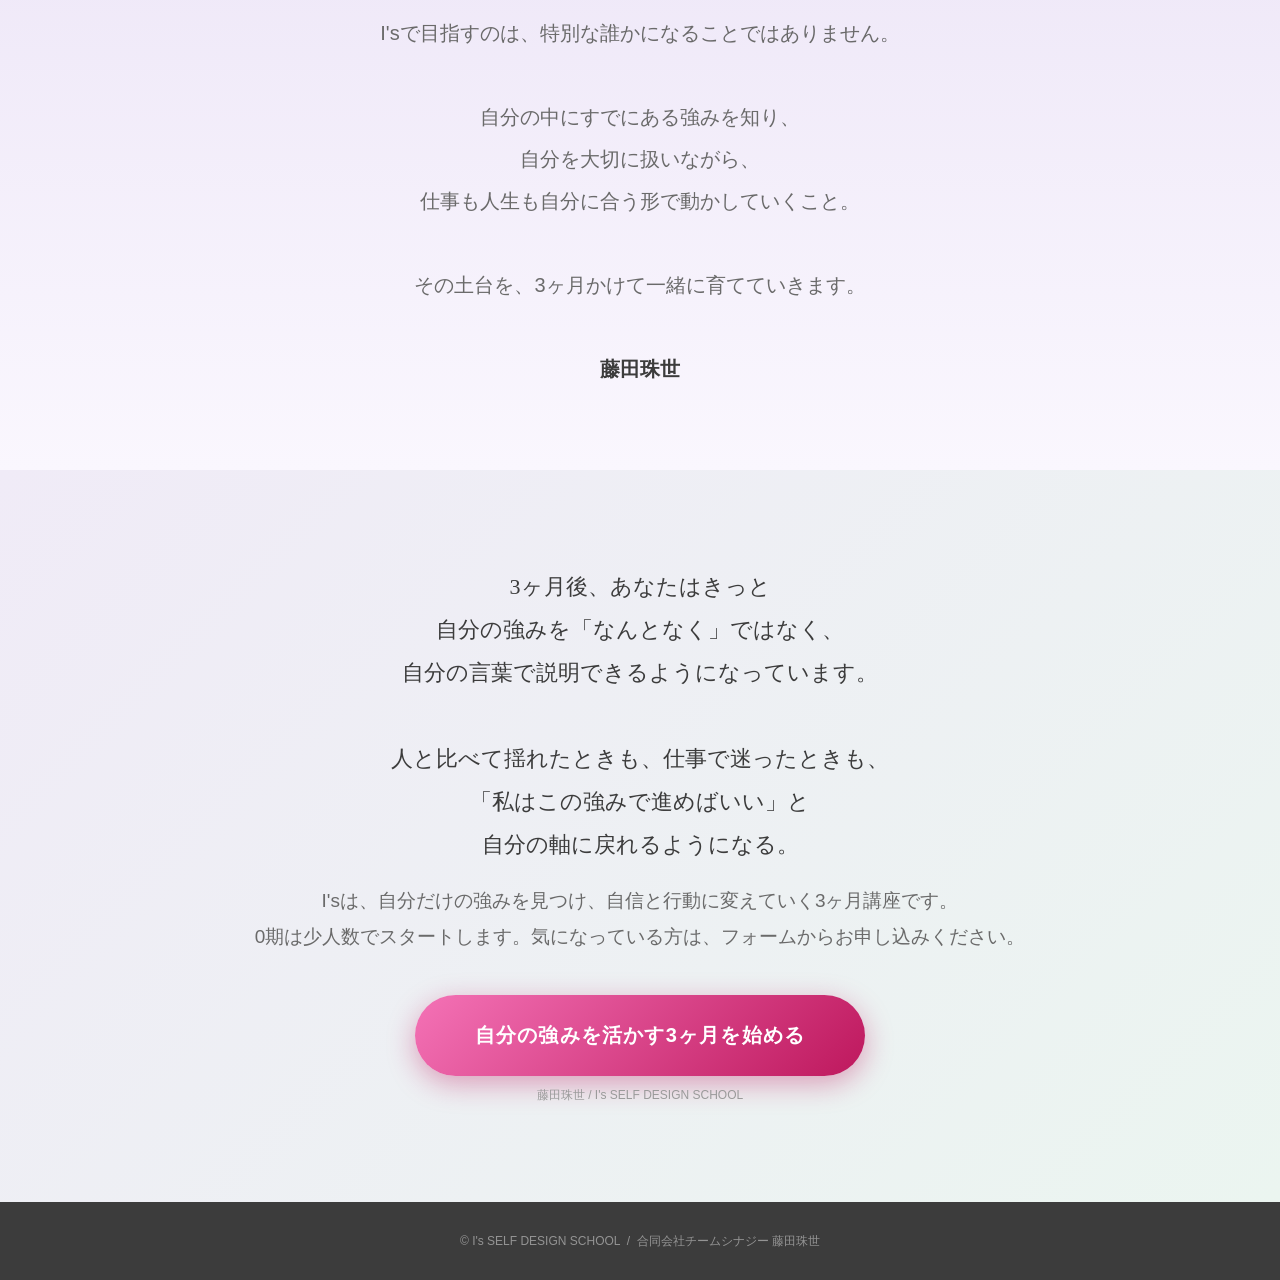
<file: lp_tsuyomi.html>
<!DOCTYPE html>
<html lang="ja">
<head>
  <meta charset="UTF-8">
  <meta name="viewport" content="width=device-width, initial-scale=1.0">
  <title>I's SELF DESIGN SCHOOL | 藤田珠世</title>
  <style>
    :root {
      --lav: #b8a0d0;
      --lav-light: #f5f0fa;
      --lav-mid: #d4c0e8;
      --lav-from: #c4a8d8;
      --lav-to: #9670b8;
      --mint: #8fbeaa;
      --mint-light: #f0f8f4;
      --gold: #b08a4a;
      --gold-light: #f8f4ec;
      --text: #3c3c3c;
      --text-sub: #6a6a6a;
      --text-light: #9a9a9a;
      --bg: #fdfcfb;
      --border: #e4dced;
    }
    * { box-sizing: border-box; margin: 0; padding: 0; }
    html { scroll-behavior: smooth; }
    body {
      font-family: 'Hiragino Kaku Gothic ProN', 'Noto Sans JP', 'Meiryo', sans-serif;
      background: var(--bg);
      color: var(--text);
      line-height: 1.75;
      font-size: 17px;
    }

    /* ── Layout ── */
    .wrap        { max-width: 1140px; margin: 0 auto; padding: 0 40px; }
    .wrap-md     { max-width: 860px;  margin: 0 auto; padding: 0 40px; }
    .wrap-sm     { max-width: 680px;  margin: 0 auto; padding: 0 40px; }

    /* ── Section shells ── */
    .sec       { padding: 80px 0; }
    .sec-white { background: #fff; padding: 80px 0; }
    .sec-lav   { background: linear-gradient(180deg, #ede6f7 0%, #faf7fe 100%); padding: 80px 0; }
    .sec-mint  { background: linear-gradient(180deg, #e3f2eb 0%, #f5fbf7 100%); padding: 80px 0; }
    .sec-grad  { background: linear-gradient(135deg, #f0ebf7 0%, #ebf5f0 100%); padding: 80px 0; }
    .sec-cream { background: #f9f6f2; padding: 80px 0; }

    /* ── Section header ── */
    .sec-header { text-align: center; margin-bottom: 52px; }
    .sec-en {
      display: block;
      font-size: 11px;
      letter-spacing: 0.3em;
      color: var(--lav);
      font-family: 'Hiragino Mincho ProN', Georgia, serif;
      margin-bottom: 10px;
    }
    .sec-title {
      font-size: clamp(20px, 3vw, 27px);
      font-weight: 400;
      font-family: 'Hiragino Mincho ProN', serif;
      color: var(--text);
      line-height: 1.55;
    }
    .sec-sub {
      font-size: 15px;
      color: var(--text-sub);
      margin-top: 12px;
      line-height: 1.9;
    }

    /* ── CTA Button ── */
    .btn-main {
      display: inline-block;
      background: linear-gradient(135deg, #f472b6 0%, #be185d 100%);
      color: #fff;
      text-decoration: none;
      padding: 19px 44px;
      border-radius: 50px;
      font-size: 16px;
      font-weight: 700;
      letter-spacing: 0.06em;
      box-shadow: 0 8px 28px rgba(190, 24, 93, 0.38);
      transition: transform 0.2s, box-shadow 0.2s;
    }
    .btn-main:hover {
      transform: translateY(-3px);
      box-shadow: 0 16px 40px rgba(190, 24, 93, 0.50);
    }
    .btn-wrap { text-align: center; }
    .btn-note { font-size: 12px; color: var(--text-light); margin-top: 10px; text-align: center; }

    /* Utility */
    .mt-8  { margin-top: 8px;  }
    .mt-16 { margin-top: 16px; }
    .mt-24 { margin-top: 24px; }
    .mt-32 { margin-top: 32px; }
    .mt-48 { margin-top: 48px; }
    .text-center { text-align: center; }
    .divider { text-align: center; color: var(--lav); font-size: 22px; letter-spacing: 5px; margin: 28px 0; }

    /* ════════════════════════════════
       1. HERO – 画像使用
    ════════════════════════════════ */
    .hero { background: linear-gradient(135deg, #f5f0fa 0%, #f0f8f4 100%); }
    .hero-img-wrap {
      max-width: 1140px;
      margin: 0 auto;
      display: block;
    }
    .hero-img-wrap img { width: 100%; display: block; }
    .hero-cta-area {
      text-align: center;
      padding: 40px 24px 52px;
    }

    /* ════════════════════════════════
       2. PAIN CHECK
    ════════════════════════════════ */
    .check-list {
      background: #fff;
      border-radius: 16px;
      overflow: hidden;
      border: 1px solid var(--border);
    }
    .check-item {
      display: flex;
      align-items: flex-start;
      gap: 14px;
      padding: 16px 28px;
      border-bottom: 1px solid #f0ebf8;
      font-size: 16px;
      color: var(--text);
      line-height: 1.7;
    }
    .check-item:last-child { border-bottom: none; }
    .check-svg { flex-shrink: 0; margin-top: 3px; }

    /* ════════════════════════════════
       3. TRANSFORMATION: BEFORE → AFTER
    ════════════════════════════════ */
    .ba-wrap {
      display: grid;
      grid-template-columns: 1fr 60px 1fr;
      gap: 0;
      align-items: center;
      max-width: 800px;
      margin: 0 auto;
    }
    .ba-box {
      border-radius: 18px;
      padding: 32px 28px;
    }
    .ba-before {
      background: #f5f5f5;
      border: 1px solid #e0e0e0;
    }
    .ba-after {
      background: linear-gradient(135deg, #f0ebf7 0%, #ebf5f0 100%);
      border: 2px solid var(--lav-mid);
    }
    .ba-label {
      font-size: 11px;
      letter-spacing: 0.2em;
      font-weight: 700;
      margin-bottom: 16px;
      display: block;
    }
    .ba-before .ba-label { color: #aaa; }
    .ba-after  .ba-label { color: var(--lav-to); }
    .ba-item {
      display: flex;
      align-items: flex-start;
      gap: 10px;
      font-size: 15px;
      line-height: 1.7;
      margin-bottom: 12px;
      color: var(--text-sub);
    }
    .ba-after .ba-item { color: var(--text); }
    .ba-item:last-child { margin-bottom: 0; }
    .ba-icon { flex-shrink: 0; margin-top: 3px; }
    .ba-arrow {
      display: flex;
      align-items: center;
      justify-content: center;
      font-size: 28px;
      color: var(--lav);
    }
    .ba-result {
      background: linear-gradient(135deg, var(--lav-from), var(--lav-to));
      border-radius: 14px;
      padding: 24px 32px;
      text-align: center;
      color: #fff;
      font-size: 16px;
      line-height: 1.9;
      max-width: 600px;
      margin: 32px auto 0;
    }

    /* ════════════════════════════════
       4. WHY ALONE – アイコン図解
    ════════════════════════════════ */
    .why-center {
      text-align: center;
      margin-bottom: 36px;
    }
    .why-center-circle {
      display: inline-flex;
      flex-direction: column;
      align-items: center;
      justify-content: center;
      width: 120px; height: 120px;
      border-radius: 50%;
      background: linear-gradient(135deg, var(--lav-from), var(--lav-to));
      color: #fff;
      font-size: 14px;
      font-weight: 700;
      line-height: 1.4;
      margin: 0 auto;
      box-shadow: 0 8px 24px rgba(150,112,184,0.25);
    }
    .why-grid {
      display: grid;
      grid-template-columns: repeat(4, 1fr);
      gap: 14px;
      max-width: 860px;
      margin: 0 auto 36px;
    }
    .why-card {
      background: #fff;
      border-radius: 14px;
      padding: 22px 16px;
      border: 1px solid var(--border);
      text-align: center;
    }
    .why-icon {
      width: 48px; height: 48px;
      border-radius: 50%;
      display: flex;
      align-items: center;
      justify-content: center;
      margin: 0 auto 10px;
    }
    .why-icon-lav  { background: #f0ebf7; }
    .why-icon-mint { background: #ebf5f0; }
    .why-card-text {
      font-size: 14px;
      color: var(--text-sub);
      line-height: 1.6;
    }
    .why-card-title {
      font-size: 15px;
      font-weight: 700;
      color: var(--text);
      margin-bottom: 4px;
    }
    .why-flow {
      display: flex;
      align-items: center;
      justify-content: center;
      gap: 0;
      max-width: 760px;
      margin: 32px auto 0;
    }
    .why-flow-step {
      flex: 1;
      background: #fff;
      border-radius: 12px;
      padding: 20px 16px;
      border: 1px solid var(--border);
      text-align: center;
      font-size: 14px;
      color: var(--text-sub);
      line-height: 1.6;
    }
    .why-flow-step strong { display: block; color: var(--text); font-size: 15px; margin-bottom: 4px; }
    .why-flow-step.highlight {
      border-color: var(--lav-mid);
      background: linear-gradient(135deg, #f5f0fa, #f0f8f4);
    }
    .why-flow-step.highlight strong { color: var(--lav-to); }
    .why-flow-arrow {
      flex-shrink: 0;
      width: 32px;
      text-align: center;
      font-size: 20px;
      color: var(--lav);
    }

    /* ════════════════════════════════
       5. ABOUT
    ════════════════════════════════ */
    .about-box {
      background: #fff;
      border-radius: 16px;
      padding: 40px;
      border: 1px solid var(--border);
      font-size: 15px;
      line-height: 2;
      color: var(--text-sub);
      text-align: center;
    }
    .about-box strong { color: var(--text); }

    /* ════════════════════════════════
       6. THREE MEANINGS – カード
    ════════════════════════════════ */
    .cards-3 {
      display: grid;
      grid-template-columns: repeat(3, 1fr);
      gap: 20px;
    }
    .meaning-card {
      background: #fff;
      border-radius: 18px;
      padding: 32px 24px 28px;
      border: 1px solid var(--border);
      position: relative;
      overflow: hidden;
      text-align: center;
    }
    .meaning-card::before {
      content: '';
      position: absolute;
      top: 0; left: 0; right: 0; height: 3px;
      background: linear-gradient(90deg, var(--lav), var(--mint));
    }
    .meaning-icon {
      width: 64px; height: 64px;
      border-radius: 50%;
      display: flex; align-items: center; justify-content: center;
      margin: 0 auto 14px;
    }
    .meaning-word {
      font-size: clamp(24px, 3vw, 32px);
      font-family: 'Hiragino Mincho ProN', Georgia, serif;
      color: var(--lav);
      font-weight: 400;
      margin-bottom: 12px;
      line-height: 1;
    }
    .meaning-text {
      font-size: 13px;
      color: var(--text-sub);
      line-height: 1.9;
      text-align: left;
    }

    /* ════════════════════════════════
       7. GETS – アイコングリッド
    ════════════════════════════════ */
    .gets-grid {
      display: grid;
      grid-template-columns: 1fr 1fr;
      gap: 12px;
      max-width: 800px;
      margin: 0 auto;
    }
    .get-item {
      background: #fff;
      border-radius: 12px;
      padding: 18px 20px;
      border: 1px solid var(--border);
      display: flex;
      align-items: center;
      gap: 14px;
      font-size: 14px;
      color: var(--text);
      line-height: 1.55;
    }
    .get-icon-wrap {
      width: 36px; height: 36px;
      border-radius: 50%;
      background: linear-gradient(135deg, var(--lav-from), var(--lav-to));
      flex-shrink: 0;
      display: flex; align-items: center; justify-content: center;
    }

    /* ════════════════════════════════
       8. GROUP
    ════════════════════════════════ */
    .group-visual {
      display: grid;
      grid-template-columns: repeat(3, 1fr);
      gap: 2px;
      max-width: 700px;
      margin: 0 auto 32px;
    }
    .gv-center, .gv-side {
      display: flex;
      flex-direction: column;
      align-items: center;
      justify-content: center;
      padding: 28px 20px;
      border-radius: 16px;
      text-align: center;
    }
    .gv-side {
      background: #f9f7fc;
      border: 1px solid var(--border);
    }
    .gv-center {
      background: linear-gradient(135deg, var(--lav-from), var(--lav-to));
      color: #fff;
      border-radius: 50%;
      width: 140px; height: 140px;
      margin: 0 auto;
    }
    .gv-side-label { font-size: 11px; letter-spacing: 0.1em; color: var(--lav); margin-bottom: 6px; }
    .gv-side-text  { font-size: 13px; color: var(--text-sub); line-height: 1.6; }
    .gv-center-text { font-size: 14px; font-weight: 700; line-height: 1.4; }
    .group-note {
      text-align: center;
      font-size: 15px;
      color: var(--text-sub);
      line-height: 1.95;
      max-width: 600px;
      margin: 0 auto;
    }
    .group-note strong { color: var(--text); }

    /* ════════════════════════════════
       9. COMPARISON TABLE
    ════════════════════════════════ */
    .diff-wrap {
      overflow-x: auto;
      border-radius: 14px;
      border: 1px solid var(--border);
      max-width: 800px;
      margin: 0 auto;
    }
    .diff-table {
      width: 100%;
      border-collapse: collapse;
      min-width: 480px;
    }
    .diff-table th {
      padding: 14px 20px;
      font-size: 13px;
      font-weight: 600;
      text-align: center;
      background: #f5f3f8;
      color: var(--text-sub);
    }
    .diff-table th:first-child { text-align: left; }
    .diff-table th:last-child {
      background: linear-gradient(135deg, var(--lav-from), var(--lav-to));
      color: #fff;
    }
    .diff-table td {
      padding: 14px 20px;
      font-size: 14px;
      border-top: 1px solid #f0eaf8;
      color: var(--text);
      vertical-align: top;
    }
    .diff-table tr:nth-child(even) td { background: #faf8fd; }
    .diff-table td:last-child { color: var(--lav-to); font-weight: 600; }
    .diff-x { color: #c8b8b8; }
    .diff-o { color: var(--lav-to); }

    /* ════════════════════════════════
       10. CURRICULUM – ビジュアルフロー
    ════════════════════════════════ */
    .flow-header {
      display: flex;
      align-items: center;
      justify-content: center;
      gap: 0;
      max-width: 900px;
      margin: 0 auto 40px;
      overflow-x: auto;
      padding-bottom: 4px;
    }
    .flow-node {
      display: flex;
      flex-direction: column;
      align-items: center;
      flex-shrink: 0;
    }
    .flow-circle {
      width: 52px; height: 52px;
      border-radius: 50%;
      background: linear-gradient(135deg, var(--lav-from), var(--lav-to));
      color: #fff;
      font-size: 18px;
      font-weight: 700;
      display: flex;
      align-items: center;
      justify-content: center;
      box-shadow: 0 4px 14px rgba(150,112,184,0.22);
    }
    .flow-label {
      font-size: 10px;
      color: var(--text-sub);
      margin-top: 6px;
      text-align: center;
      white-space: nowrap;
      max-width: 72px;
    }
    .flow-line {
      flex: 1;
      height: 2px;
      background: linear-gradient(90deg, var(--lav-mid), var(--mint));
      min-width: 16px;
      max-width: 60px;
      margin-bottom: 28px;
    }
    .curriculum-grid {
      display: grid;
      grid-template-columns: 1fr 1fr;
      gap: 14px;
    }
    .session-card {
      background: #fff;
      border-radius: 16px;
      padding: 24px 24px 24px 28px;
      border: 1px solid var(--border);
      position: relative;
      overflow: hidden;
      display: flex;
      gap: 16px;
      align-items: flex-start;
    }
    .session-card::before {
      content: '';
      position: absolute;
      top: 0; left: 0;
      width: 4px; height: 100%;
      background: linear-gradient(180deg, var(--lav), var(--mint));
    }
    .session-num-badge {
      width: 36px; height: 36px;
      border-radius: 50%;
      background: linear-gradient(135deg, var(--lav-from), var(--lav-to));
      color: #fff;
      font-size: 14px;
      font-weight: 700;
      flex-shrink: 0;
      display: flex; align-items: center; justify-content: center;
    }
    .session-body {}
    .session-heading {
      font-size: 15px;
      font-weight: 700;
      color: var(--text);
      margin-bottom: 6px;
      line-height: 1.4;
    }
    .session-desc {
      font-size: 13px;
      color: var(--text-sub);
      line-height: 1.75;
    }
    .format-row {
      display: flex;
      flex-wrap: wrap;
      gap: 8px;
      justify-content: center;
      margin-top: 28px;
    }
    .format-tag {
      background: var(--mint-light);
      color: var(--mint);
      border: 1px solid rgba(143,190,170,0.35);
      font-size: 12px;
      padding: 6px 16px;
      border-radius: 20px;
    }

    /* ════════════════════════════════
       11. BONUS
    ════════════════════════════════ */
    .bonus-grid {
      display: grid;
      grid-template-columns: 1fr 1fr;
      gap: 16px;
      max-width: 800px;
      margin: 0 auto;
    }
    .bonus-card {
      background: #fff;
      border-radius: 16px;
      padding: 28px 24px;
      border: 1px solid var(--border);
      display: flex;
      gap: 16px;
      align-items: flex-start;
    }
    .bonus-num-badge {
      width: 40px; height: 40px;
      border-radius: 50%;
      background: linear-gradient(135deg, var(--lav-from), var(--lav-to));
      color: #fff;
      font-size: 14px;
      font-weight: 700;
      flex-shrink: 0;
      display: flex; align-items: center; justify-content: center;
    }
    .bonus-title {
      font-size: 14px;
      font-weight: 700;
      color: var(--text);
      margin-bottom: 6px;
      line-height: 1.4;
    }
    .bonus-desc {
      font-size: 13px;
      color: var(--text-sub);
      line-height: 1.8;
    }

    /* ════════════════════════════════
       12. SCHEDULE & PRICE
    ════════════════════════════════ */
    .schedule-table {
      width: 100%;
      border-collapse: collapse;
      max-width: 580px;
      margin: 0 auto 32px;
      background: #fff;
      border-radius: 14px;
      overflow: hidden;
      border: 1px solid var(--border);
    }
    .schedule-table th {
      background: linear-gradient(135deg, #f0ebf7, #ebf5f0);
      padding: 11px 20px;
      font-size: 14px;
      color: var(--text-sub);
      font-weight: 600;
      text-align: left;
      border-bottom: 1px solid var(--border);
    }
    .schedule-table td {
      padding: 12px 20px;
      font-size: 15px;
      color: var(--text);
      border-bottom: 1px solid #f0eaf8;
    }
    .schedule-table tr:last-child td { border-bottom: none; }
    .schedule-note {
      font-size: 13px;
      color: var(--text-sub);
      text-align: center;
      line-height: 1.95;
      margin-bottom: 40px;
    }
    .price-card {
      background: #fff;
      border-radius: 22px;
      padding: 48px 48px;
      text-align: center;
      border: 2px solid var(--lav-mid);
      position: relative;
      overflow: hidden;
      box-shadow: 0 8px 36px rgba(184,160,208,0.13);
      max-width: 520px;
      margin: 0 auto 32px;
    }
    .price-ribbon {
      position: absolute;
      top: 26px; right: -34px;
      background: linear-gradient(135deg, var(--lav-from), var(--lav-to));
      color: #fff;
      font-size: 11px;
      padding: 7px 52px;
      transform: rotate(45deg);
      font-weight: 700;
      letter-spacing: 0.05em;
    }
    .price-badge {
      display: inline-block;
      background: var(--lav-light);
      color: var(--lav-to);
      border: 1px solid var(--lav-mid);
      font-size: 12px;
      padding: 4px 18px;
      border-radius: 20px;
      margin-bottom: 14px;
      letter-spacing: 0.05em;
    }
    .price-label  { font-size: 12px; color: var(--text-light); margin-bottom: 4px; }
    .price-regular { font-size: 13px; color: var(--text-light); text-decoration: line-through; margin-bottom: 14px; }
    .price-main { font-size: clamp(44px, 7vw, 58px); font-weight: 700; color: var(--lav-to); line-height: 1.1; }
    .price-tax  { font-size: 18px; font-weight: 400; }
    .price-daily { font-size: 14px; color: var(--text-sub); margin-top: 16px; line-height: 1.9; }
    .price-info {
      background: var(--lav-light);
      border-radius: 10px;
      padding: 16px 20px;
      margin-top: 24px;
      font-size: 13px;
      text-align: left;
      line-height: 1.85;
      color: var(--text-sub);
    }

    /* ════════════════════════════════
       13. PROFILE
    ════════════════════════════════ */
    .profile-card {
      background: var(--gold-light);
      border-radius: 20px;
      padding: 44px 48px;
      border: 1px solid #e8dcc8;
      max-width: 800px;
      margin: 0 auto;
      display: grid;
      grid-template-columns: 180px 1fr;
      gap: 40px;
      align-items: start;
    }
    .profile-photo-placeholder {
      width: 160px; height: 160px;
      border-radius: 50%;
      overflow: hidden;
    }
    .profile-photo-placeholder img {
      width: 100%; height: 100%;
      object-fit: cover;
      object-position: center top;
      display: block;
    }
    .profile-name-en {
      font-family: 'Hiragino Mincho ProN', Georgia, serif;
      font-size: clamp(18px, 2.5vw, 24px);
      color: var(--gold); font-weight: 400; margin-bottom: 2px;
    }
    .profile-name-ja { font-size: 22px; font-weight: 700; color: var(--text); }
    .profile-ruby    { font-size: 12px; color: var(--text-light); letter-spacing: 0.1em; margin-bottom: 14px; }
    .profile-tags    { margin-bottom: 16px; }
    .ptag {
      display: inline-block;
      border: 1px solid var(--mint); color: var(--mint);
      font-size: 11px; padding: 3px 11px; border-radius: 20px; margin: 2px;
    }
    .profile-text { font-size: 16px; color: var(--text-sub); line-height: 2.0; }
    .stat-row { display: flex; gap: 16px; margin-top: 20px; }
    .stat-box {
      flex: 1;
      background: #fff;
      border-radius: 10px;
      padding: 14px 16px;
      text-align: center;
      border: 1px solid #e8dcc8;
    }
    .stat-num   { font-size: clamp(20px, 3vw, 26px); font-weight: 700; color: var(--lav-to); line-height: 1.1; }
    .stat-label { font-size: 11px; color: var(--text-sub); margin-top: 4px; }

    /* ════════════════════════════════
       14. FAQ ACCORDION
    ════════════════════════════════ */
    .faq-list { max-width: 720px; margin: 0 auto; }
    .faq-item  { border-bottom: 1px solid #ede6f7; }
    .faq-item:first-child { border-top: 1px solid #ede6f7; }
    .faq-q-btn {
      width: 100%; background: none; border: none; cursor: pointer;
      text-align: left; padding: 20px 0;
      display: flex; align-items: flex-start; gap: 14px; font-family: inherit;
    }
    .faq-q-label { font-size: 13px; font-weight: 700; color: var(--lav-to); flex-shrink: 0; margin-top: 2px; }
    .faq-q-text  { font-size: 16px; font-weight: 700; color: var(--text); line-height: 1.5; flex: 1; }
    .faq-arrow   { flex-shrink: 0; color: var(--lav); font-size: 18px; transition: transform 0.3s; margin-top: 2px; }
    .faq-item.open .faq-arrow { transform: rotate(180deg); }
    .faq-body  { display: none; padding: 0 0 22px 28px; }
    .faq-item.open .faq-body { display: block; }
    .faq-a-label { font-size: 13px; font-weight: 700; color: var(--mint); margin-right: 6px; }
    .faq-a-text  { font-size: 16px; color: var(--text-sub); line-height: 1.9; }

    /* ════════════════════════════════
       15–16. PS & FINAL CTA
    ════════════════════════════════ */
    .ps-block { max-width: 620px; margin: 0 auto; font-size: 16px; line-height: 2.1; color: var(--text-sub); text-align: center; }
    .ps-label { font-weight: 700; color: var(--text); display: block; font-family: 'Hiragino Mincho ProN', serif; font-size: 18px; margin-bottom: 16px; }
    .final-copy {
      font-size: clamp(16px, 2.5vw, 22px);
      font-family: 'Hiragino Mincho ProN', serif;
      line-height: 1.95;
      color: var(--text);
      margin-bottom: 16px;
    }
    .final-sub { font-size: 15px; color: var(--text-sub); line-height: 1.9; margin-bottom: 40px; }

    footer {
      background: #3c3c3c;
      color: rgba(255,255,255,0.45);
      text-align: center;
      padding: 28px 24px;
      font-size: 12px;
    }

    /* ════════════════════════════════
       RESPONSIVE
    ════════════════════════════════ */
    /* ════════ PC強化：フォント・図 ════════ */
    @media (min-width: 861px) {
      body { font-size: 22px; line-height: 1.85; }
      .sec-title  { font-size: clamp(30px, 3vw, 40px); }
      .sec-sub    { font-size: 20px; }
      .check-item { font-size: 20px; padding: 20px 36px; }
      /* BEFORE→AFTER */
      .ba-box     { padding: 44px 36px; }
      .ba-item    { font-size: 20px; margin-bottom: 16px; gap: 12px; }
      .ba-arrow   { font-size: 52px; }
      .ba-result  { font-size: 21px; padding: 28px 40px; margin-top: 40px; }
      /* I'sで得られること */
      .gets-grid  { grid-template-columns: 1fr 1fr; gap: 16px; }
      .get-item   { font-size: 20px; padding: 24px 26px; }
      .get-icon-wrap { width: 44px; height: 44px; }
      /* グループ・比較表 */
      .group-note   { font-size: 21px; }
      .diff-table td, .diff-table th { font-size: 19px; padding: 18px 24px; }
      /* カリキュラム */
      .session-heading { font-size: 21px; }
      .session-desc    { font-size: 19px; }
      /* ボーナス */
      .bonus-title  { font-size: 20px; }
      .bonus-desc   { font-size: 18px; }
      /* プロフィール */
      .profile-name-ja { font-size: 28px; }
      .profile-text { font-size: 20px; line-height: 2.1; }
      /* FAQ */
      .faq-q-text   { font-size: 21px; }
      .faq-a-text   { font-size: 20px; }
      /* why-grid */
      .why-card-title { font-size: 19px; }
      .why-card-text  { font-size: 17px; }
      /* meaning */
      .meaning-text   { font-size: 18px; }
      /* price */
      .price-daily    { font-size: 17px; }
      /* ps / final */
      .ps-block  { font-size: 20px; }
      .final-sub { font-size: 19px; }
      /* CTA button */
      .btn-main { font-size: 20px; padding: 22px 60px; }
      /* schedule */
      .schedule-table th { font-size: 17px; padding: 14px 24px; }
      .schedule-table td { font-size: 19px; padding: 15px 24px; }
      .schedule-note { font-size: 17px; }
      /* profile */
      .profile-photo-placeholder { width: 200px; height: 200px; }
      .profile-card { grid-template-columns: 220px 1fr; gap: 48px; }
      .profile-name-ja { font-size: 30px; }
      .profile-ruby    { font-size: 14px; }
      .ptag            { font-size: 13px; padding: 4px 14px; }
    }

    @media (max-width: 860px) {
      .ba-wrap    { grid-template-columns: 1fr; }
      .ba-arrow   { transform: rotate(90deg); font-size: 24px; }
      .cards-3    { grid-template-columns: 1fr; }
      .gets-grid  { grid-template-columns: 1fr; }
      /* スマホでspan 2を解除 */
      .gets-grid .get-item:last-child { grid-column: auto !important; justify-content: flex-start !important; }
      .why-grid   { grid-template-columns: 1fr 1fr; }
      .why-flow   { flex-direction: column; }
      .why-flow-arrow { transform: rotate(90deg); }
      .group-visual { grid-template-columns: 1fr; gap: 16px; }
      .gv-center  { width: 100%; height: auto; border-radius: 16px; padding: 24px; }
      .curriculum-grid { grid-template-columns: 1fr; }
      .bonus-grid { grid-template-columns: 1fr; }
      .profile-card { grid-template-columns: 1fr; padding: 32px 28px; gap: 24px; }
      .profile-photo-placeholder { margin: 0 auto; }
      .flow-header { justify-content: flex-start; }
    }
    @media (max-width: 600px) {
      .wrap, .wrap-md, .wrap-sm { padding: 0 20px; }
      .sec, .sec-white, .sec-lav, .sec-mint, .sec-grad, .sec-cream { padding: 60px 0; }
      .sec-header { margin-bottom: 36px; }
      .why-grid   { grid-template-columns: 1fr 1fr; }
      .price-card { padding: 36px 22px; }
    }
    @media (max-width: 440px) {
      .why-grid { grid-template-columns: 1fr; }
    }
  </style>
</head>
<body>

<!-- ════════════════════════════════
     1. HERO
════════════════════════════════ -->
<section class="hero">
  <div class="hero-img-wrap">
    <img src="Strength/images/firstview.png" alt="I's SELF DESIGN SCHOOL | 藤田珠世">
  </div>
  <div class="hero-cta-area">
    <a href="YOUR_FORM_URL" class="btn-main">自分の強みを活かす3ヶ月を始める</a>
  </div>
</section>


<!-- ════════════════════════════════
     2. PAIN CHECK
════════════════════════════════ -->
<section class="sec-white">
  <div class="wrap-sm">
    <div class="sec-header">
      <span class="sec-en">FOR YOU</span>
      <h2 class="sec-title">こんな想いはありませんか？</h2>
    </div>
    <div class="check-list">
      <div class="check-item">
        <svg class="check-svg" width="20" height="20" viewBox="0 0 20 20" fill="none"><rect width="20" height="20" rx="4" fill="#f0ebf7"/><path d="M5 10.5L8.5 14L15 7" stroke="#9670b8" stroke-width="1.8" stroke-linecap="round" stroke-linejoin="round"/></svg>
        <span>自分の強みを聞かれると、うまく言葉にできない</span>
      </div>
      <div class="check-item">
        <svg class="check-svg" width="20" height="20" viewBox="0 0 20 20" fill="none"><rect width="20" height="20" rx="4" fill="#f0ebf7"/><path d="M5 10.5L8.5 14L15 7" stroke="#9670b8" stroke-width="1.8" stroke-linecap="round" stroke-linejoin="round"/></svg>
        <span>ストレングスの結果はあるけれど、日常でどう活かせばいいかわからない</span>
      </div>
      <div class="check-item">
        <svg class="check-svg" width="20" height="20" viewBox="0 0 20 20" fill="none"><rect width="20" height="20" rx="4" fill="#f0ebf7"/><path d="M5 10.5L8.5 14L15 7" stroke="#9670b8" stroke-width="1.8" stroke-linecap="round" stroke-linejoin="round"/></svg>
        <span>仕事もプライベートも、もっと自分に合う形で整えていきたい</span>
      </div>
      <div class="check-item">
        <svg class="check-svg" width="20" height="20" viewBox="0 0 20 20" fill="none"><rect width="20" height="20" rx="4" fill="#f0ebf7"/><path d="M5 10.5L8.5 14L15 7" stroke="#9670b8" stroke-width="1.8" stroke-linecap="round" stroke-linejoin="round"/></svg>
        <span>人と比べて焦るより、自分の強みを信じて進めるようになりたい</span>
      </div>
      <div class="check-item">
        <svg class="check-svg" width="20" height="20" viewBox="0 0 20 20" fill="none"><rect width="20" height="20" rx="4" fill="#f0ebf7"/><path d="M5 10.5L8.5 14L15 7" stroke="#9670b8" stroke-width="1.8" stroke-linecap="round" stroke-linejoin="round"/></svg>
        <span>頑張り方ではなく、自分に合う力の出し方を知りたい</span>
      </div>
      <div class="check-item">
        <svg class="check-svg" width="20" height="20" viewBox="0 0 20 20" fill="none"><rect width="20" height="20" rx="4" fill="#f0ebf7"/><path d="M5 10.5L8.5 14L15 7" stroke="#9670b8" stroke-width="1.8" stroke-linecap="round" stroke-linejoin="round"/></svg>
        <span>自分を大切にすることが、仕事や人間関係にもつながる感覚を持ちたい</span>
      </div>
    </div>
  </div>
</section>


<!-- ════════════════════════════════
     3. TRANSFORMATION: BEFORE → AFTER
════════════════════════════════ -->
<section class="sec-lav">
  <div class="wrap-md">
    <div class="sec-header">
      <span class="sec-en">TRANSFORMATION</span>
      <h2 class="sec-title">I'sで目指すのは、<br>強みを知って終わりではありません。</h2>
    </div>

    <div class="ba-wrap">
      <!-- BEFORE -->
      <div class="ba-box ba-before">
        <span class="ba-label">BEFORE</span>
        <div class="ba-item">
          <svg class="ba-icon" width="16" height="16" viewBox="0 0 16 16"><circle cx="8" cy="8" r="7" stroke="#c0b0b0" stroke-width="1.5" fill="none"/><path d="M5 8h6" stroke="#c0b0b0" stroke-width="1.5" stroke-linecap="round"/></svg>
          「なんとなく知っている」状態
        </div>
        <div class="ba-item">
          <svg class="ba-icon" width="16" height="16" viewBox="0 0 16 16"><circle cx="8" cy="8" r="7" stroke="#c0b0b0" stroke-width="1.5" fill="none"/><path d="M5 8h6" stroke="#c0b0b0" stroke-width="1.5" stroke-linecap="round"/></svg>
          日常・仕事で使い方がわからない
        </div>
        <div class="ba-item">
          <svg class="ba-icon" width="16" height="16" viewBox="0 0 16 16"><circle cx="8" cy="8" r="7" stroke="#c0b0b0" stroke-width="1.5" fill="none"/><path d="M5 8h6" stroke="#c0b0b0" stroke-width="1.5" stroke-linecap="round"/></svg>
          人と比べて迷い、揺れてしまう
        </div>
        <div class="ba-item">
          <svg class="ba-icon" width="16" height="16" viewBox="0 0 16 16"><circle cx="8" cy="8" r="7" stroke="#c0b0b0" stroke-width="1.5" fill="none"/><path d="M5 8h6" stroke="#c0b0b0" stroke-width="1.5" stroke-linecap="round"/></svg>
          頑張り続けることに疲れを感じる
        </div>
      </div>

      <!-- 矢印 -->
      <div class="ba-arrow">→</div>

      <!-- AFTER -->
      <div class="ba-box ba-after">
        <span class="ba-label">AFTER（3ヶ月後）</span>
        <div class="ba-item">
          <svg class="ba-icon" width="16" height="16" viewBox="0 0 16 16"><circle cx="8" cy="8" r="7" fill="#9670b8" opacity="0.15"/><path d="M4.5 8.2L7 10.7L11.5 5.5" stroke="#9670b8" stroke-width="1.8" stroke-linecap="round" stroke-linejoin="round" fill="none"/></svg>
          自分の強みを自分の言葉で説明できる
        </div>
        <div class="ba-item">
          <svg class="ba-icon" width="16" height="16" viewBox="0 0 16 16"><circle cx="8" cy="8" r="7" fill="#9670b8" opacity="0.15"/><path d="M4.5 8.2L7 10.7L11.5 5.5" stroke="#9670b8" stroke-width="1.8" stroke-linecap="round" stroke-linejoin="round" fill="none"/></svg>
          仕事や選択に強みが使えるようになる
        </div>
        <div class="ba-item">
          <svg class="ba-icon" width="16" height="16" viewBox="0 0 16 16"><circle cx="8" cy="8" r="7" fill="#9670b8" opacity="0.15"/><path d="M4.5 8.2L7 10.7L11.5 5.5" stroke="#9670b8" stroke-width="1.8" stroke-linecap="round" stroke-linejoin="round" fill="none"/></svg>
          迷ったとき、自分の軸に戻れる
        </div>
        <div class="ba-item">
          <svg class="ba-icon" width="16" height="16" viewBox="0 0 16 16"><circle cx="8" cy="8" r="7" fill="#9670b8" opacity="0.15"/><path d="M4.5 8.2L7 10.7L11.5 5.5" stroke="#9670b8" stroke-width="1.8" stroke-linecap="round" stroke-linejoin="round" fill="none"/></svg>
          自分に合う力の出し方で動けるようになる
        </div>
      </div>
    </div>

    <div class="ba-result mt-32">
      自分の強みを見つけ、<strong>自信を育て、</strong><br>
      仕事も人生も自分に合う形で動かしていく3ヶ月。
    </div>
  </div>
</section>


<!-- ════════════════════════════════
     4. WHY ALONE
════════════════════════════════ -->
<section class="sec">
  <div class="wrap-md">
    <div class="sec-header">
      <span class="sec-en">WHY</span>
      <h2 class="sec-title">ひとりでは、自分の強みが<br>見えにくい理由</h2>
      <p class="sec-sub">強みは「頑張って身につけたもの」ではなく、<br>「自然にやっていること」の中にあるから。</p>
    </div>

    <!-- アイコンカード 4つ -->
    <div class="why-grid">
      <div class="why-card">
        <div class="why-icon why-icon-lav">
          <svg width="24" height="24" viewBox="0 0 24 24" fill="none"><path d="M12 2C8.13 2 5 5.13 5 9c0 5.25 7 13 7 13s7-7.75 7-13c0-3.87-3.13-7-7-7zm0 9.5c-1.38 0-2.5-1.12-2.5-2.5S10.62 6.5 12 6.5s2.5 1.12 2.5 2.5S13.38 11.5 12 11.5z" fill="#9670b8" opacity="0.7"/></svg>
        </div>
        <p class="why-card-title">人からよく頼まれること</p>
        <p class="why-card-text">自分には当たり前でも、周りが求めることの中に強みが宿っている</p>
      </div>
      <div class="why-card">
        <div class="why-icon why-icon-mint">
          <svg width="24" height="24" viewBox="0 0 24 24" fill="none"><path d="M12 2a10 10 0 100 20A10 10 0 0012 2zm1 15h-2v-6h2v6zm0-8h-2V7h2v2z" fill="#8fbeaa" opacity="0.8"/></svg>
        </div>
        <p class="why-card-title">つい考えてしまうこと</p>
        <p class="why-card-text">意識しなくても自然と思考が向かう方向が、自分の資質を示している</p>
      </div>
      <div class="why-card">
        <div class="why-icon why-icon-lav">
          <svg width="24" height="24" viewBox="0 0 24 24" fill="none"><path d="M12 2L9.19 8.63 2 9.24l5.46 4.73L5.82 21 12 17.27 18.18 21l-1.64-7.03L22 9.24l-7.19-.61L12 2z" fill="#9670b8" opacity="0.7"/></svg>
        </div>
        <p class="why-card-title">自然に選んでいるやり方</p>
        <p class="why-card-text">無意識に選ぶアプローチが、あなた固有の強みのパターン</p>
      </div>
      <div class="why-card">
        <div class="why-icon why-icon-mint">
          <svg width="24" height="24" viewBox="0 0 24 24" fill="none"><circle cx="12" cy="8" r="4" fill="#8fbeaa" opacity="0.7"/><path d="M4 20c0-4 3.58-7 8-7s8 3 8 7" stroke="#8fbeaa" stroke-width="2" stroke-linecap="round" fill="none" opacity="0.7"/></svg>
        </div>
        <p class="why-card-title">周りが「すごい」と言うこと</p>
        <p class="why-card-text">自分では当たり前のことが、他者から見ると魅力になっている</p>
      </div>
    </div>

    <!-- フロー図：ひとりでは → グループ対話で → 言語化へ -->
    <div class="why-flow mt-32">
      <div class="why-flow-step">
        <strong>ひとりの内省</strong>
        「当たり前」すぎて気づけない
      </div>
      <div class="why-flow-arrow">→</div>
      <div class="why-flow-step highlight">
        <strong>客観的な視点＋<br>グループ対話</strong>
        違いの中で輪郭が見えてくる
      </div>
      <div class="why-flow-arrow">→</div>
      <div class="why-flow-step">
        <strong>強みの言語化</strong>
        使える自己理解へ
      </div>
    </div>
  </div>
</section>


<!-- ════════════════════════════════
     5. I'sとは
════════════════════════════════ -->
<section class="sec-mint">
  <div class="wrap-sm">
    <div class="sec-header">
      <span class="sec-en">ABOUT</span>
      <h2 class="sec-title">I'sとは</h2>
    </div>
    <div class="about-box">
      <p>I's（あいず）は、<br>自己理解と自己受容を深めながら、<br>自分軸を育てていく<strong>3ヶ月グループコーチング講座</strong>です。</p>
      <p style="margin-top:20px;">強みをただ知るだけではなく、<br>自分の考え方、感じ方、選び方、力の出し方を見つめながら、<br>仕事もプライベートも自分に合う形で整えていくことを目指します。</p>
      <p style="margin-top:20px; color: var(--lav-to); font-weight:700;">誰かに合わせるための自己理解ではなく、<br>自分を大切にしながら、強みを活かして生きるための自己理解。</p>
    </div>
  </div>
</section>


<!-- ════════════════════════════════
     6. I'sに込めた3つの意味
════════════════════════════════ -->
<section class="sec-white">
  <div class="wrap">
    <div class="sec-header">
      <span class="sec-en">MEANING</span>
      <h2 class="sec-title">I'sに込めた、3つの意味</h2>
    </div>
    <div class="cards-3">

      <div class="meaning-card">
        <div class="meaning-icon" style="background: #f0ebf7;">
          <!-- 人物シルエット -->
          <svg width="32" height="32" viewBox="0 0 32 32" fill="none"><circle cx="16" cy="10" r="5" fill="#9670b8" opacity="0.7"/><path d="M6 26c0-5.52 4.48-10 10-10s10 4.48 10 10" stroke="#9670b8" stroke-width="2" stroke-linecap="round" fill="none" opacity="0.7"/></svg>
        </div>
        <p class="meaning-word">I's</p>
        <p class="meaning-text">Weの前に、まずはI。誰かと共に進む前に、まず自分の視点・感性・強みを知ること。自分らしさを持った複数の「私たち」が、それぞれの人生を選んでいくという意味も込めています。</p>
      </div>

      <div class="meaning-card">
        <div class="meaning-icon" style="background: #ebf5f0;">
          <!-- 目のアイコン -->
          <svg width="32" height="32" viewBox="0 0 32 32" fill="none"><ellipse cx="16" cy="16" rx="11" ry="7" stroke="#8fbeaa" stroke-width="2" fill="none"/><circle cx="16" cy="16" r="3.5" fill="#8fbeaa" opacity="0.7"/></svg>
        </div>
        <p class="meaning-word">eyes</p>
        <p class="meaning-text">多くの視点で、自分を見つめること。強み、感情、思考、選び方、反応のクセ。ひとつの見方で決めつけず、さまざまな角度から自分を見つめることで、自己理解と自己受容を深めていきます。</p>
      </div>

      <div class="meaning-card">
        <div class="meaning-icon" style="background: #f9f5ec;">
          <!-- 星・合図 -->
          <svg width="32" height="32" viewBox="0 0 32 32" fill="none"><path d="M16 4l2.94 8.74H28l-7.47 5.52 2.94 8.74L16 21.48l-7.47 5.52 2.94-8.74L4 12.74h9.06z" fill="#b08a4a" opacity="0.6"/></svg>
        </div>
        <p class="meaning-word">合図</p>
        <p class="meaning-text">自分を知ることは、これからの人生を豊かに進めるための合図になります。「私はこれを大切にしたい」「私はこの強みで進みたい」という小さな気づきが、仕事も人生も動かすサインになります。</p>
      </div>

    </div>
  </div>
</section>


<!-- ════════════════════════════════
     7. I'sで得られること
════════════════════════════════ -->
<section class="sec-lav">
  <div class="wrap-md">
    <div class="sec-header">
      <span class="sec-en">OUTCOME</span>
      <h2 class="sec-title">I'sで得られること</h2>
    </div>
    <div class="gets-grid">
      <div class="get-item">
        <div class="get-icon-wrap"><svg width="18" height="18" viewBox="0 0 18 18" fill="none"><path d="M3.5 9.2L7 12.7L14.5 5" stroke="#fff" stroke-width="2" stroke-linecap="round" stroke-linejoin="round"/></svg></div>
        自分だけの強みの出方が見えてくる
      </div>
      <div class="get-item">
        <div class="get-icon-wrap"><svg width="18" height="18" viewBox="0 0 18 18" fill="none"><path d="M3.5 9.2L7 12.7L14.5 5" stroke="#fff" stroke-width="2" stroke-linecap="round" stroke-linejoin="round"/></svg></div>
        自分の強みを、自分の言葉で説明できるようになる
      </div>
      <div class="get-item">
        <div class="get-icon-wrap"><svg width="18" height="18" viewBox="0 0 18 18" fill="none"><path d="M3.5 9.2L7 12.7L14.5 5" stroke="#fff" stroke-width="2" stroke-linecap="round" stroke-linejoin="round"/></svg></div>
        仕事や日々の選択で、自分に合った力の使い方がわかる
      </div>
      <div class="get-item">
        <div class="get-icon-wrap"><svg width="18" height="18" viewBox="0 0 18 18" fill="none"><path d="M3.5 9.2L7 12.7L14.5 5" stroke="#fff" stroke-width="2" stroke-linecap="round" stroke-linejoin="round"/></svg></div>
        揺れたときも、自分の軸に戻れるようになる
      </div>
      <div class="get-item">
        <div class="get-icon-wrap"><svg width="18" height="18" viewBox="0 0 18 18" fill="none"><path d="M3.5 9.2L7 12.7L14.5 5" stroke="#fff" stroke-width="2" stroke-linecap="round" stroke-linejoin="round"/></svg></div>
        自分を大切にすることが仕事や人間関係にもつながっていく
      </div>
      <div class="get-item">
        <div class="get-icon-wrap"><svg width="18" height="18" viewBox="0 0 18 18" fill="none"><path d="M3.5 9.2L7 12.7L14.5 5" stroke="#fff" stroke-width="2" stroke-linecap="round" stroke-linejoin="round"/></svg></div>
        対話を通して、ひとりでは気づけない自分の魅力に出会える
      </div>
      <div class="get-item" style="grid-column: span 2; justify-content: center;">
        <div class="get-icon-wrap"><svg width="18" height="18" viewBox="0 0 18 18" fill="none"><path d="M3.5 9.2L7 12.7L14.5 5" stroke="#fff" stroke-width="2" stroke-linecap="round" stroke-linejoin="round"/></svg></div>
        自己理解を、知識ではなく日常に使える力に変えていける
      </div>
    </div>
  </div>
</section>


<!-- ════════════════════════════════
     8. グループだから見える強みがある
════════════════════════════════ -->
<section class="sec">
  <div class="wrap-md">
    <div class="sec-header">
      <span class="sec-en">GROUP</span>
      <h2 class="sec-title">グループだから見える、<br>私だけの強みがある。</h2>
    </div>

    <!-- 視覚図：3者の対話イメージ -->
    <div class="group-visual">
      <div class="gv-side">
        <p class="gv-side-label">気づき</p>
        <p class="gv-side-text">「私は自然に<br>これをしていたんだ」</p>
      </div>
      <div style="display:flex; align-items:center; justify-content:center;">
        <div class="gv-center">
          <p class="gv-center-text">グループ<br>対話</p>
        </div>
      </div>
      <div class="gv-side">
        <p class="gv-side-label">発見</p>
        <p class="gv-side-text">「これは私だけの<br>当たり前だったんだ」</p>
      </div>
    </div>

    <p class="group-note mt-24">
      誰かと比べるためではなく、<strong>違いの中で、自分の輪郭を知るために。</strong><br>
      少人数グループで対話しながら、<br>ひとりでは見えなかった自分の魅力を受け取っていきます。
    </p>
  </div>
</section>


<!-- ════════════════════════════════
     9. 一般的なストレングス講座との違い
════════════════════════════════ -->
<section class="sec-mint">
  <div class="wrap-md">
    <div class="sec-header">
      <span class="sec-en">DIFFERENCE</span>
      <h2 class="sec-title">I'sは、資質解説だけの講座ではありません。</h2>
    </div>
    <div class="diff-wrap">
      <table class="diff-table">
        <thead>
          <tr>
            <th>項目</th>
            <th>一般的な講座</th>
            <th>I's SELF DESIGN SCHOOL</th>
          </tr>
        </thead>
        <tbody>
          <tr>
            <td>資質の理解</td>
            <td><span class="diff-x">意味を説明して終わり</span></td>
            <td>仕事・人生でどう使うかまで落とし込む</td>
          </tr>
          <tr>
            <td>結果の到達点</td>
            <td><span class="diff-x">結果を理解する</span></td>
            <td>自分の言葉で強みを説明できるようにする</td>
          </tr>
          <tr>
            <td>内省の方法</td>
            <td><span class="diff-x">ひとりで内省する</span></td>
            <td>グループ対話と個別セッションで深める</td>
          </tr>
          <tr>
            <td>強みの変換</td>
            <td><span class="diff-x">強みを知る</span></td>
            <td>強みを自信と行動に変える</td>
          </tr>
          <tr>
            <td>期間</td>
            <td><span class="diff-x">単発</span></td>
            <td>3ヶ月の伴走</td>
          </tr>
        </tbody>
      </table>
    </div>
  </div>
</section>


<!-- ════════════════════════════════
     10. 3ヶ月のカリキュラム
════════════════════════════════ -->
<section class="sec-white">
  <div class="wrap">
    <div class="sec-header">
      <span class="sec-en">CURRICULUM</span>
      <h2 class="sec-title">3ヶ月のカリキュラム</h2>
      <p class="sec-sub">全6回 オンライン（Zoom）少人数グループ</p>
    </div>

    <!-- ステップフロー -->
    <div class="flow-header">
      <div class="flow-node">
        <div class="flow-circle">1</div>
        <p class="flow-label">視点に<br>戻る</p>
      </div>
      <div class="flow-line"></div>
      <div class="flow-node">
        <div class="flow-circle">2</div>
        <p class="flow-label">強みを<br>知る</p>
      </div>
      <div class="flow-line"></div>
      <div class="flow-node">
        <div class="flow-circle">3</div>
        <p class="flow-label">内側の<br>パターン</p>
      </div>
      <div class="flow-line"></div>
      <div class="flow-node">
        <div class="flow-circle">4</div>
        <p class="flow-label">選び方を<br>知る</p>
      </div>
      <div class="flow-line"></div>
      <div class="flow-node">
        <div class="flow-circle">5</div>
        <p class="flow-label">日常に<br>活かす</p>
      </div>
      <div class="flow-line"></div>
      <div class="flow-node">
        <div class="flow-circle">6</div>
        <p class="flow-label">合図を<br>受け取る</p>
      </div>
    </div>

    <!-- セッションカード -->
    <div class="curriculum-grid">
      <div class="session-card">
        <div class="session-num-badge">1</div>
        <div class="session-body">
          <p class="session-heading">I's 私の視点に戻る</p>
          <p class="session-desc">自分軸とは何か、I'sに込めた意味、3ヶ月のテーマを確認します。</p>
        </div>
      </div>
      <div class="session-card">
        <div class="session-num-badge">2</div>
        <div class="session-body">
          <p class="session-heading">強みを知る</p>
          <p class="session-desc">ストレングスを手がかりに、強みの出方を「評価」ではなく「私らしさ」として見つめます。</p>
        </div>
      </div>
      <div class="session-card">
        <div class="session-num-badge">3</div>
        <div class="session-body">
          <p class="session-heading">感情と思考のクセを見つめる</p>
          <p class="session-desc">心が動くとき・迷うとき・進みやすいとき。自分の内側のパターンを見つめます。</p>
        </div>
      </div>
      <div class="session-card">
        <div class="session-num-badge">4</div>
        <div class="session-body">
          <p class="session-heading">私の選び方を知る</p>
          <p class="session-desc">自分の視点で選ぶための基準を言語化します。</p>
        </div>
      </div>
      <div class="session-card">
        <div class="session-num-badge">5</div>
        <div class="session-body">
          <p class="session-heading">仕事と日常に強みを活かす</p>
          <p class="session-desc">仕事、人との関わり、日々の選択に強みをどう活かすかを見つめます。</p>
        </div>
      </div>
      <div class="session-card">
        <div class="session-num-badge">6</div>
        <div class="session-body">
          <p class="session-heading">未来への合図を受け取る</p>
          <p class="session-desc">3ヶ月の気づきを統合し、これからの選び方・力の出し方を言葉にします。</p>
        </div>
      </div>
    </div>

    <div class="format-row">
      <span class="format-tag">全6回 Zoom オンライン</span>
      <span class="format-tag">少人数グループ（定員10名）</span>
      <span class="format-tag">録画視聴あり</span>
      <span class="format-tag">期間中サポートあり</span>
    </div>
  </div>
</section>


<!-- ════════════════════════════════
     11. 0期参加特典
════════════════════════════════ -->
<section class="sec-cream">
  <div class="wrap-md">
    <div class="sec-header">
      <span class="sec-en">SPECIAL BONUS</span>
      <h2 class="sec-title">0期限定 参加特典</h2>
    </div>
    <div class="bonus-grid">
      <div class="bonus-card">
        <div class="bonus-num-badge">1</div>
        <div>
          <p class="bonus-title">34資質別・強みの受け取り方PDF</p>
          <p class="bonus-desc">34資質をたまちゃん視点で解説。日々の選択や仕事に活かすためのガイドです。</p>
        </div>
      </div>
      <div class="bonus-card">
        <div class="bonus-num-badge">2</div>
        <div>
          <p class="bonus-title">I's 日めくりセルフカレンダー</p>
          <p class="bonus-desc">毎日自分の視点に戻るための問いと言葉をまとめた日めくりカレンダー。</p>
        </div>
      </div>
      <div class="bonus-card">
        <div class="bonus-num-badge">3</div>
        <div>
          <p class="bonus-title">私の現在地を見つめる事前ワーク</p>
          <p class="bonus-desc">本講座前に、自分の強み・感性・選び方を見つめるためのワークです。</p>
        </div>
      </div>
      <div class="bonus-card">
        <div class="bonus-num-badge">4</div>
        <div>
          <p class="bonus-title">早期申込者限定 特別ライブセミナー</p>
          <p class="bonus-desc">資質の読み解き方を学ぶ特別セミナー。アーカイブは全受講生にお渡しします。</p>
        </div>
      </div>
    </div>
  </div>
</section>


<!-- ════════════════════════════════
     12. 日程・価格 + CTA
════════════════════════════════ -->
<section class="sec-white">
  <div class="wrap-md">
    <div class="sec-header">
      <span class="sec-en">SCHEDULE &amp; PRICE</span>
      <h2 class="sec-title">日程・価格</h2>
      <p class="sec-sub">開講日：2026年6月24日（水）スタート</p>
    </div>

    <table class="schedule-table">
      <thead>
        <tr><th>回</th><th>日程</th><th>時間</th></tr>
      </thead>
      <tbody>
        <tr><td>第1回</td><td>6月24日（水）</td><td>13:00〜15:00</td></tr>
        <tr><td>第2回</td><td>7月8日（水）</td><td>10:00〜12:00</td></tr>
        <tr><td>第3回</td><td>7月22日（水）</td><td>13:00〜15:00</td></tr>
        <tr><td>第4回</td><td>8月5日（水）</td><td>10:00〜12:00</td></tr>
        <tr><td>第5回</td><td>8月19日（水）</td><td>13:00〜15:00</td></tr>
        <tr><td>第6回</td><td>9月2日（水）</td><td>10:00〜12:00</td></tr>
      </tbody>
    </table>
    <p class="schedule-note">すべてオンライン（Zoom）開催。録画視聴あり。欠席回もあとからご自身のペースで学べます。</p>

    <div class="price-card">
      <div class="price-ribbon">0期限定</div>
      <span class="price-badge">0期モニター価格</span>
      <p class="price-label">通常価格</p>
      <p class="price-regular">120,000円（税込）予定</p>
      <p class="price-main">¥49,800<span class="price-tax">（税込）</span></p>
      <p class="price-daily">定員10名 ／ 1日あたり約550円</p>
      <div class="price-info">
        <strong>CliftonStrengthsの受検について</strong><br>
        受検費用は講座代に含まれていません。すでに受検済みの方はその結果を使用できます。未受検の方にはお申込み後にご案内します。
      </div>
    </div>

    <div class="btn-wrap mt-32">
      <a href="YOUR_FORM_URL" class="btn-main">自分の強みを活かす3ヶ月を始める</a>
    </div>
  </div>
</section>


<!-- ════════════════════════════════
     13. 講師紹介
════════════════════════════════ -->
<section class="sec-grad">
  <div class="wrap-md">
    <div class="sec-header">
      <span class="sec-en">INSTRUCTOR</span>
      <h2 class="sec-title">講師紹介</h2>
    </div>
    <div class="profile-card">
      <div>
        <div class="profile-photo-placeholder">
          <img src="/Strength/images/introduce.jpg" alt="藤田珠世">
        </div>
      </div>
      <div>
        <p class="profile-name-en">Fujita Tamayo</p>
        <p class="profile-name-ja">藤田 珠世</p>
        <p class="profile-ruby">FUJITA TAMAYO</p>
        <div class="profile-tags">
          <span class="ptag">Gallup認定ストレングスコーチ</span>
          <span class="ptag">国家資格キャリアコンサルタント</span>
          <span class="ptag">合同会社チームシナジー 代表</span>
        </div>
        <p class="profile-text">
          2018年より強みコーチとして活動。個人向けコーチング・キャリア相談に加え、企業研修・組織向けの強み活用支援にも携わる。<br><br>
          外資系企業の管理職として、メンバーの強みや多様性を尊重したチームづくりを経験。エンゲージメントの高い職場環境の構築に取り組んできた。<br><br>
          I'sでは、自分を理解し受容し、強みを活用することで、仕事も人間関係も自分らしく動かしていける人を育てていきます。
        </p>
      </div>
    </div>
  </div>
</section>


<!-- ════════════════════════════════
     14. よくある質問
════════════════════════════════ -->
<section class="sec-white">
  <div class="wrap-md">
    <div class="sec-header">
      <span class="sec-en">FAQ</span>
      <h2 class="sec-title">よくある質問</h2>
    </div>
    <div class="faq-list">

      <div class="faq-item">
        <button class="faq-q-btn" aria-expanded="false">
          <span class="faq-q-label">Q</span>
          <span class="faq-q-text">ストレングスを受けたことがなくても参加できますか？</span>
          <span class="faq-arrow">▾</span>
        </button>
        <div class="faq-body">
          <p class="faq-a-text"><span class="faq-a-label">A</span>はい、参加できます。未受検の方には、お申込み後に受検方法をご案内します。なお、受検費用は講座代には含まれていません。</p>
        </div>
      </div>

      <div class="faq-item">
        <button class="faq-q-btn" aria-expanded="false">
          <span class="faq-q-label">Q</span>
          <span class="faq-q-text">すでにストレングスを受けています。再受検は必要ですか？</span>
          <span class="faq-arrow">▾</span>
        </button>
        <div class="faq-body">
          <p class="faq-a-text"><span class="faq-a-label">A</span>いいえ、再受検は必要ありません。お持ちの診断結果を使ってご参加いただけます。「知って終わり」にならないよう、日々の選択や力の出し方にどう活かすかを一緒に見つめていきます。</p>
        </div>
      </div>

      <div class="faq-item">
        <button class="faq-q-btn" aria-expanded="false">
          <span class="faq-q-label">Q</span>
          <span class="faq-q-text">リアルタイムで参加できない回があっても大丈夫ですか？</span>
          <span class="faq-arrow">▾</span>
        </button>
        <div class="faq-body">
          <p class="faq-a-text"><span class="faq-a-label">A</span>はい、大丈夫です。録画をお渡ししますので欠席回はあとから視聴できます。ただし可能な回はリアルタイムで参加いただくと、対話を通してより気づきが深まります。</p>
        </div>
      </div>

      <div class="faq-item">
        <button class="faq-q-btn" aria-expanded="false">
          <span class="faq-q-label">Q</span>
          <span class="faq-q-text">起業していなくても参加できますか？</span>
          <span class="faq-arrow">▾</span>
        </button>
        <div class="faq-body">
          <p class="faq-a-text"><span class="faq-a-label">A</span>はい、参加できます。I'sは起業ノウハウを学ぶ講座ではなく、自分の強み・感性・選び方を見つめながら自分軸を育てていく講座です。自分らしい働き方を考えたい方、仕事もプライベートも自分に合う形で整えたい方におすすめです。</p>
        </div>
      </div>

      <div class="faq-item">
        <button class="faq-q-btn" aria-expanded="false">
          <span class="faq-q-label">Q</span>
          <span class="faq-q-text">どんな人に向いていますか？</span>
          <span class="faq-arrow">▾</span>
        </button>
        <div class="faq-body">
          <p class="faq-a-text"><span class="faq-a-label">A</span>自分の強みをもっと深く知りたい方。ストレングスの結果を日常に活かしたい方。人と比べるより自分に合う力の出し方を見つけたい方。自己理解と自己受容を深めながら次の一歩を選びたい方に向いています。</p>
        </div>
      </div>

      <div class="faq-item">
        <button class="faq-q-btn" aria-expanded="false">
          <span class="faq-q-label">Q</span>
          <span class="faq-q-text">どんな人には合わないですか？</span>
          <span class="faq-arrow">▾</span>
        </button>
        <div class="faq-body">
          <p class="faq-a-text"><span class="faq-a-label">A</span>すぐに売上アップのノウハウだけを知りたい方や、誰かに正解を決めてもらいたい方には少し合わないかもしれません。I'sは、自分の内側にある強みや感性を見つめながら「私はどう進みたいか」を育てていく講座です。</p>
        </div>
      </div>

    </div>
  </div>
</section>


<!-- ════════════════════════════════
     15. P.S.
════════════════════════════════ -->
<section class="sec-lav">
  <div class="wrap">
    <div class="ps-block">
      <span class="ps-label">P.S.</span>
      <p>
        I'sで目指すのは、特別な誰かになることではありません。<br><br>
        自分の中にすでにある強みを知り、<br>
        自分を大切に扱いながら、<br>
        仕事も人生も自分に合う形で動かしていくこと。<br><br>
        その土台を、3ヶ月かけて一緒に育てていきます。<br><br>
        <strong style="color:var(--text);">藤田珠世</strong>
      </p>
    </div>
  </div>
</section>


<!-- ════════════════════════════════
     16. FINAL CTA
════════════════════════════════ -->
<section class="sec-grad" style="padding: 96px 0; text-align: center;">
  <div class="wrap">
    <p class="final-copy">
      3ヶ月後、あなたはきっと<br>
      自分の強みを「なんとなく」ではなく、<br>
      自分の言葉で説明できるようになっています。<br><br>
      人と比べて揺れたときも、仕事で迷ったときも、<br>
      「私はこの強みで進めばいい」と<br>
      自分の軸に戻れるようになる。
    </p>
    <p class="final-sub">
      I'sは、自分だけの強みを見つけ、自信と行動に変えていく3ヶ月講座です。<br>
      0期は少人数でスタートします。気になっている方は、フォームからお申し込みください。
    </p>
    <div class="btn-wrap">
      <a href="YOUR_FORM_URL" class="btn-main">自分の強みを活かす3ヶ月を始める</a>
      <p class="btn-note mt-8">藤田珠世 / I's SELF DESIGN SCHOOL</p>
    </div>
  </div>
</section>


<footer>
  <p>© I's SELF DESIGN SCHOOL &nbsp;/&nbsp; 合同会社チームシナジー 藤田珠世</p>
</footer>

<script>
  document.querySelectorAll('.faq-q-btn').forEach(function(btn) {
    btn.addEventListener('click', function() {
      var item = this.closest('.faq-item');
      var isOpen = item.classList.contains('open');
      document.querySelectorAll('.faq-item').forEach(function(el) {
        el.classList.remove('open');
        el.querySelector('.faq-q-btn').setAttribute('aria-expanded', 'false');
      });
      if (!isOpen) {
        item.classList.add('open');
        this.setAttribute('aria-expanded', 'true');
      }
    });
  });
</script>

</body>
</html>
</file>
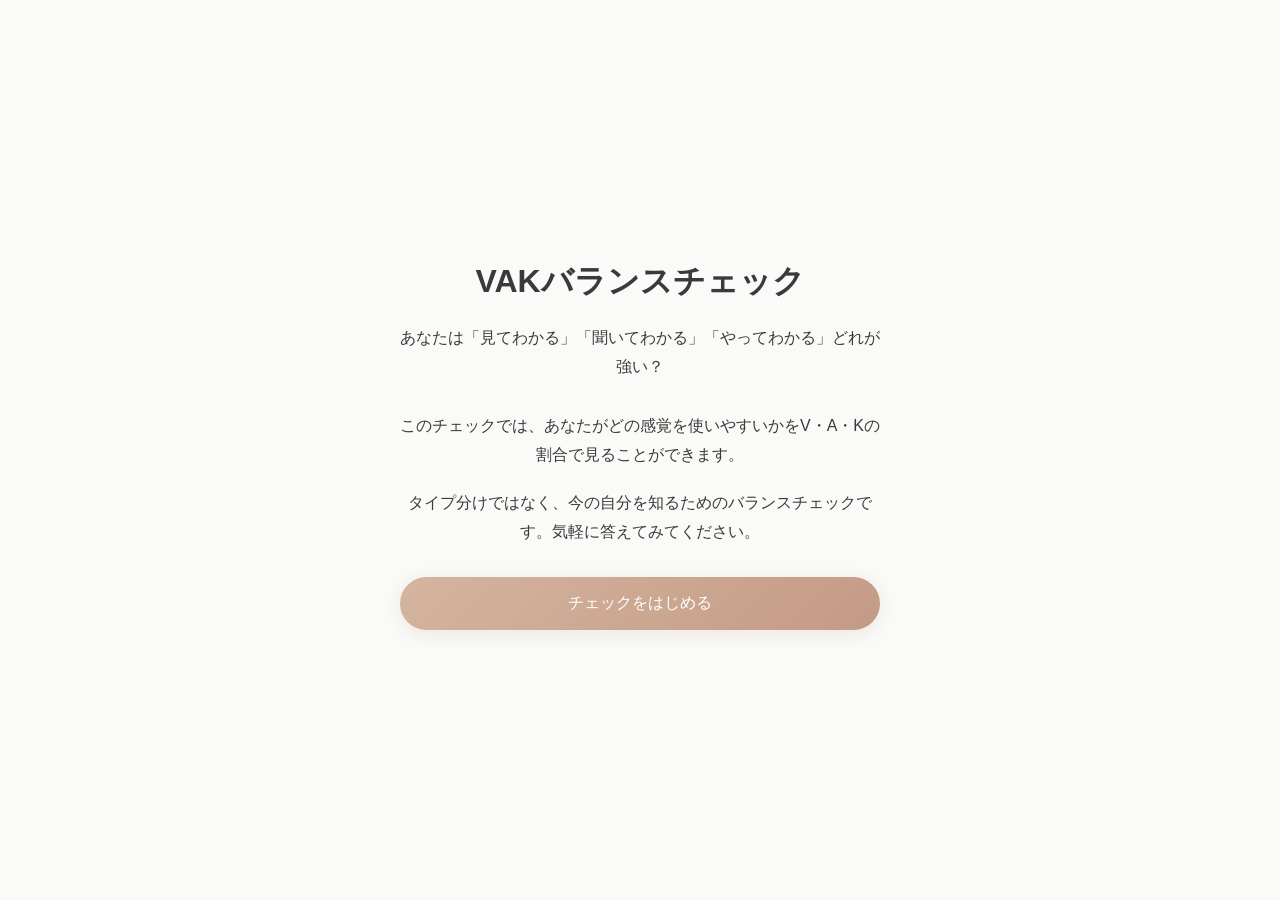
<file: test.html>
<!DOCTYPE html>
<html lang="ja">
<head>
  <meta charset="UTF-8">
  <meta name="viewport" content="width=device-width, initial-scale=1.0">
  <title>VAKバランスチェック - テスト</title>
  <style>
    * { margin: 0; padding: 0; box-sizing: border-box; }
    body { font-family: -apple-system, BlinkMacSystemFont, 'Segoe UI', 'Noto Sans JP', sans-serif; background: #FAFAF8; color: #3A3A3A; }
    #app { min-height: 100vh; display: flex; }
    .screen { display: none; width: 100%; min-height: 100vh; flex-direction: column; align-items: center; justify-content: center; padding: 40px 20px; }
    .screen.active { display: flex; }
    .container { max-width: 480px; width: 100%; }
    h1 { font-size: 2em; margin-bottom: 20px; text-align: center; }
    p { font-size: 1em; line-height: 1.8; margin-bottom: 20px; text-align: center; }
    .btn { width: 100%; padding: 16px 24px; margin: 10px 0; background: linear-gradient(135deg, #D4B5A0 0%, #C49A85 100%); color: white; border: none; border-radius: 50px; font-size: 1em; cursor: pointer; box-shadow: 0 4px 20px rgba(180,160,140,0.2); }
    .btn:hover { transform: translateY(-2px); box-shadow: 0 8px 28px rgba(180,160,140,0.3); }
    .btn:active { transform: translateY(0); }
    .btn:disabled { opacity: 0.5; cursor: not-allowed; }
    .options { display: flex; flex-direction: column; gap: 16px; margin: 20px 0; }
    .option { padding: 16px; background: white; border: 2px solid #EEEEEE; border-radius: 12px; text-align: left; transition: all 0.2s; }
    .option:hover { border-color: #D4B5A0; }
    .option.selected { border-color: #D4B5A0; background: #F5F0EA; }
    .option-text { margin-bottom: 12px; line-height: 1.6; }
    .option-buttons { display: flex; gap: 10px; }
    .option-btn { flex: 1; padding: 8px 12px; border: 1.5px solid #EEEEEE; background: white; border-radius: 8px; cursor: pointer; font-size: 0.9em; font-weight: 500; transition: all 0.2s; }
    .option-btn:hover { border-color: #D4B5A0; color: #D4B5A0; }
    .option-btn.active { background: #D4B5A0; color: white; border-color: #D4B5A0; }
    .progress { height: 4px; background: #EEEEEE; border-radius: 4px; margin-bottom: 20px; overflow: hidden; }
    .progress-fill { height: 100%; background: linear-gradient(90deg, #E8B4D0, #B8D4B8); transition: width 0.3s; }
    .question-num { color: #D4B5A0; font-size: 0.9em; margin-bottom: 10px; }
  </style>
</head>
<body>
  <div id="app">
    <div id="screen-start" class="screen active">
      <div class="container">
        <h1>VAKバランスチェック</h1>
        <p style="margin-bottom: 30px;">あなたは「見てわかる」「聞いてわかる」「やってわかる」どれが強い？</p>
        <p>このチェックでは、あなたがどの感覚を使いやすいかをV・A・Kの割合で見ることができます。</p>
        <p>タイプ分けではなく、今の自分を知るためのバランスチェックです。気軽に答えてみてください。</p>
        <button class="btn" onclick="startQuiz()">チェックをはじめる</button>
      </div>
    </div>

    <div id="screen-question" class="screen">
      <div class="container">
        <div class="progress">
          <div class="progress-fill" id="progress-fill" style="width: 0%"></div>
        </div>
        <div class="question-num" id="q-num"></div>
        <h2 id="q-text" style="font-size: 1.3em; margin-bottom: 30px;"></h2>
        <div class="options" id="options"></div>
        <button class="btn" id="btn-next" disabled onclick="nextQuestion()">次へ</button>
      </div>
    </div>

    <div id="screen-result" class="screen">
      <div class="container">
        <h1>あなたのVAKバランス</h1>
        <div id="results" style="margin: 40px 0;"></div>
        <button class="btn" onclick="startQuiz()">もう一度チェックする</button>
      </div>
    </div>
  </div>

  <script>
    const QUESTIONS = [
      { id: 1, text: "新しい場所に行くとき", options: [
        { type: "V", text: "地図や写真を見て、道順や雰囲気をイメージしたい" },
        { type: "A", text: "行き方を言葉で説明してもらうと安心する" },
        { type: "K", text: "実際に歩いてみると、感覚で覚えやすい" }
      ]},
      { id: 2, text: "新しいことを学ぶとき", options: [
        { type: "V", text: "図やスライド、全体像があると理解しやすい" },
        { type: "A", text: "説明を聞いたり、話しながら整理すると理解しやすい" },
        { type: "K", text: "実際にやってみたり、手を動かすと理解しやすい" }
      ]},
      { id: 3, text: "考えごとを整理するとき", options: [
        { type: "V", text: "紙に書き出したり、図にすると整理しやすい" },
        { type: "A", text: "誰かに話したり、自分の言葉にすると整理しやすい" },
        { type: "K", text: "身体の重さや違和感を手がかりにするとわかりやすい" }
      ]},
      { id: 4, text: "これからのことを考えるとき", options: [
        { type: "V", text: "理想の場面や景色が浮かぶと考えやすい" },
        { type: "A", text: "未来の自分の言葉や、誰かとの会話を想像すると考えやすい" },
        { type: "K", text: "その未来にいる自分の安心感や高揚感を感じると進みたくなる" }
      ]},
      { id: 5, text: "人の話を聞いていて印象に残りやすいのは？", options: [
        { type: "V", text: "場面が浮かぶ具体的なエピソード" },
        { type: "A", text: "心に残る言葉やフレーズ" },
        { type: "K", text: "その人の感情や空気感が伝わる話" }
      ]},
      { id: 6, text: "何かを決めるとき", options: [
        { type: "V", text: "選択肢を並べて、全体像を見て決めたい" },
        { type: "A", text: "メリット・デメリットを言葉で整理して決めたい" },
        { type: "K", text: "身体が軽くなるか、重くなるかの感覚を大事にしたい" }
      ]},
      { id: 7, text: "講座や説明で「わかりやすい」と感じるのは？", options: [
        { type: "V", text: "スライド、図解、写真などで流れが見える" },
        { type: "A", text: "説明がわかりやすく、言葉がしっくりくる" },
        { type: "K", text: "ワークや体験があって、自分の中で腑に落ちる" }
      ]},
      { id: 8, text: "身近な人の変化に気づくとき", options: [
        { type: "V", text: "表情、姿勢、服装、持ち物など、見た目の変化で気づく" },
        { type: "A", text: "声のトーン、言葉づかい、会話の変化で気づく" },
        { type: "K", text: "空気感、距離感、なんとなくの違和感で気づく" }
      ]},
      { id: 9, text: "自分を整えたいときに効きやすいのは？", options: [
        { type: "V", text: "きれいな景色を見る、部屋を整える、好きなものを眺める" },
        { type: "A", text: "音楽を聴く、安心する言葉をもらう、話を聞いてもらう" },
        { type: "K", text: "お風呂、散歩、マッサージ、温かい飲み物など身体がゆるむこと" }
      ]},
      { id: 10, text: "行動に移しやすくなるのは？", options: [
        { type: "V", text: "ゴールや手順が見えていると動きやすい" },
        { type: "A", text: "「これをやればいい」と言葉で整理されると動きやすい" },
        { type: "K", text: "まず少しやってみて、感覚がつかめると動きやすい" }
      ]}
    ];

    let currentQuestion = 0;
    let answers = {};

    function startQuiz() {
      currentQuestion = 0;
      answers = {};
      showQuestion();
    }

    function showQuestion() {
      const question = QUESTIONS[currentQuestion];
      const progress = ((currentQuestion + 1) / QUESTIONS.length) * 100;

      document.getElementById('progress-fill').style.width = progress + '%';
      document.getElementById('q-num').textContent = `Q${question.id}`;
      document.getElementById('q-text').textContent = question.text;

      let optionsHtml = '';
      question.options.forEach((option, idx) => {
        const answer = answers[question.id] || {};
        const isSelectedFirst = answer.first === idx;
        const isSelectedSecond = answer.second === idx;
        const selectedClass = isSelectedFirst ? 'selected' : '';

        optionsHtml += `
          <div class="option ${selectedClass}">
            <div class="option-text">${option.text}</div>
            <div class="option-buttons">
              <button class="option-btn ${isSelectedFirst ? 'active' : ''}" onclick="selectFirst(${question.id}, ${idx})">◎ 一番近い</button>
              <button class="option-btn ${isSelectedSecond ? 'active' : ''}" onclick="selectSecond(${question.id}, ${idx})">○ 二番目</button>
            </div>
          </div>
        `;
      });
      document.getElementById('options').innerHTML = optionsHtml;

      const hasFirstAnswer = answers[question.id]?.first !== undefined;
      document.getElementById('btn-next').disabled = !hasFirstAnswer;

      showScreen('screen-question');
    }

    function selectFirst(questionId, optionIndex) {
      if (!answers[questionId]) {
        answers[questionId] = { first: undefined, second: undefined };
      }
      answers[questionId].first = optionIndex;

      // 二番目に同じものが選ばれていたら削除
      if (answers[questionId].second === optionIndex) {
        answers[questionId].second = undefined;
      }

      showQuestion();
    }

    function selectSecond(questionId, optionIndex) {
      if (!answers[questionId]) {
        answers[questionId] = { first: undefined, second: undefined };
      }

      // 一番近いと同じものは選べない
      if (optionIndex === answers[questionId].first) {
        return;
      }

      answers[questionId].second = optionIndex;
      showQuestion();
    }

    function nextQuestion() {
      if (currentQuestion < QUESTIONS.length - 1) {
        currentQuestion++;
        showQuestion();
      } else {
        showResult();
      }
    }

    function showResult() {
      const scores = { V: 0, A: 0, K: 0 };

      QUESTIONS.forEach(question => {
        const answer = answers[question.id];
        if (!answer) return;

        // 一番近い：2点
        if (answer.first !== undefined) {
          const type = question.options[answer.first].type;
          scores[type] += 2;
        }

        // 二番目に近い：1点
        if (answer.second !== undefined) {
          const type = question.options[answer.second].type;
          scores[type] += 1;
        }
      });

      const total = scores.V + scores.A + scores.K;
      let pct = {
        V: Math.round((scores.V / total) * 100),
        A: Math.round((scores.A / total) * 100),
        K: Math.round((scores.K / total) * 100)
      };

      // 合計が100%になるよう調整
      const sum = pct.V + pct.A + pct.K;
      if (sum !== 100) {
        const diff = 100 - sum;
        const types = ['V', 'A', 'K'];
        const sorted = types.sort((a, b) => scores[b] - scores[a]);
        pct[sorted[0]] += diff;
      }

      let html = '<div style="text-align: center; font-size: 1.2em; line-height: 2.5;">';
      html += `👁️ V（見てつかむ）：<strong style="color: #E8B4D0; font-size: 1.3em;">${pct.V}%</strong><br>`;
      html += `👂 A（聞いて・言葉で整理）：<strong style="color: #B5D1E8; font-size: 1.3em;">${pct.A}%</strong><br>`;
      html += `✨ K（体感して納得）：<strong style="color: #B8D4B8; font-size: 1.3em;">${pct.K}%</strong><br>`;
      html += '</div>';

      document.getElementById('results').innerHTML = html;
      showScreen('screen-result');
    }

    function showScreen(screenId) {
      document.querySelectorAll('.screen').forEach(s => s.classList.remove('active'));
      document.getElementById(screenId).classList.add('active');
    }
  </script>
</body>
</html>
</file>
<file: style.css>
/* ============================================================
   CSS Variables
   ============================================================ */
:root {
  --bg: #FAFAF8;
  --surface: #FFFFFF;
  --text: #3A3A3A;
  --text-sub: #888888;
  --border: #EEEEEE;

  /* アクセントカラー（ベース） */
  --accent: #D4B5A0;
  --accent-light: #F5F0EA;

  /* VAK別カラー */
  --color-v: #E8B4D0;        /* 見てつかむ（ピンク） */
  --color-v-bg: #FDF2F8;
  --color-v-mid: #F5D8EA;

  --color-a: #B5D1E8;        /* 聞いて・言葉で整理（ブルー） */
  --color-a-bg: #F2F8FD;
  --color-a-mid: #D8E8F5;

  --color-k: #B8D4B8;        /* 体感して納得（セージグリーン） */
  --color-k-bg: #F0F8F0;
  --color-k-mid: #D0E8D0;

  --radius-sm: 10px;
  --radius-md: 16px;
  --radius-lg: 24px;
  --radius-pill: 50px;

  --shadow-card: 0 2px 16px rgba(0, 0, 0, 0.06);
  --shadow-btn: 0 4px 20px rgba(180, 160, 140, 0.2);

  --font-serif: "Noto Serif JP", "游明朝", "Yu Mincho", Georgia, serif;
  --font-sans: "Noto Sans JP", "Hiragino Kaku Gothic ProN", sans-serif;

  --max-width: 480px;
}

/* ============================================================
   Reset & Base
   ============================================================ */
*, *::before, *::after {
  box-sizing: border-box;
  margin: 0;
  padding: 0;
}

html {
  font-size: 16px;
  -webkit-text-size-adjust: 100%;
}

body {
  background: var(--bg);
  color: var(--text);
  font-family: var(--font-sans);
  font-weight: 400;
  line-height: 1.8;
  min-height: 100dvh;
}

img { display: block; max-width: 100%; }
button { cursor: pointer; border: none; background: none; font-family: inherit; }
a { text-decoration: none; color: inherit; }

/* ============================================================
   App Shell
   ============================================================ */
#app {
  min-height: 100dvh;
  display: flex;
  flex-direction: column;
}

.screen {
  display: none;
  flex-direction: column;
  min-height: 100dvh;
  opacity: 1;
}

#screen-start {
  display: flex;
}

/* ============================================================
   Start Screen
   ============================================================ */
#screen-start {
  background: linear-gradient(135deg,
    rgba(232, 180, 208, 0.08) 0%,
    rgba(255, 255, 255, 0.95) 40%,
    rgba(181, 209, 232, 0.08) 70%,
    rgba(184, 212, 184, 0.08) 100%);
  align-items: center;
  justify-content: center;
  padding: 24px 20px 32px;
  position: relative;
}

.start-inner {
  width: 100%;
  max-width: var(--max-width);
  text-align: center;
  display: flex;
  flex-direction: column;
  align-items: center;
  gap: 0;
  position: relative;
  z-index: 1;
}

.start-label {
  font-size: 0.82rem;
  font-weight: 500;
  color: var(--accent);
  letter-spacing: 0.1em;
  margin-bottom: 16px;
}

.start-title {
  font-family: var(--font-serif);
  font-size: clamp(1.4rem, 5.5vw, 1.8rem);
  font-weight: 600;
  color: var(--text);
  letter-spacing: 0.04em;
  line-height: 1.5;
  margin-bottom: 12px;
}

.start-subtitle {
  font-size: 0.85rem;
  color: var(--text-sub);
  line-height: 1.6;
  letter-spacing: 0.02em;
  margin-bottom: 16px;
}

.start-desc {
  font-size: 0.87rem;
  line-height: 1.7;
  letter-spacing: 0.02em;
  color: var(--text);
  text-align: left;
  margin-bottom: 16px;
}

.start-desc-line {
  margin-bottom: 12px;
}

.start-desc-sub {
  font-size: 0.8rem;
  color: var(--text-sub);
  margin-left: 16px;
  margin-bottom: 8px;
}

.start-desc-label {
  font-size: 0.73rem;
  color: var(--text-sub);
  opacity: 0.8;
  letter-spacing: 0.03em;
  margin-bottom: 16px;
  padding: 12px 16px;
  background: var(--bg);
  border-radius: var(--radius-md);
  border-left: 3px solid var(--accent);
  line-height: 1.5;
}

/* ============================================================
   Buttons
   ============================================================ */
.btn-primary {
  width: 100%;
  max-width: 320px;
  padding: 16px 24px;
  background: linear-gradient(135deg, #D4B5A0 0%, #C49A85 100%);
  color: #fff;
  font-size: 0.95rem;
  font-weight: 500;
  letter-spacing: 0.08em;
  border-radius: var(--radius-pill);
  box-shadow: var(--shadow-btn);
  transition: transform 0.18s ease, box-shadow 0.18s ease, opacity 0.18s ease;
}
.btn-primary:hover {
  transform: translateY(-2px);
  box-shadow: 0 8px 28px rgba(180, 160, 140, 0.3);
}
.btn-primary:active {
  transform: translateY(0);
  opacity: 0.9;
}

/* ============================================================
   Question Screen
   ============================================================ */
#screen-question {
  background: var(--bg);
  padding-top: 16px;
  padding-bottom: 20px;
  display: flex;
  flex-direction: column;
  min-height: 100dvh;
}

.q-wrapper {
  width: 100%;
  max-width: var(--max-width);
  margin: 0 auto;
  padding: 0 16px;
  display: flex;
  flex-direction: column;
  flex: 1;
}

/* Header & Progress */
.q-header {
  padding: 0 0 12px 0;
}

.progress-wrap {
  display: flex;
  align-items: center;
  gap: 10px;
}

.progress-track {
  flex: 1;
  height: 6px;
  background: var(--border);
  border-radius: 4px;
  overflow: hidden;
}

.progress-fill {
  height: 100%;
  background: linear-gradient(90deg, #E8B4D0, #B8D4B8);
  border-radius: 4px;
  transition: width 0.5s cubic-bezier(0.4, 0, 0.2, 1);
}

.progress-label {
  font-size: 0.75rem;
  font-weight: 600;
  color: var(--text);
  letter-spacing: 0.06em;
  white-space: nowrap;
  min-width: 40px;
  text-align: right;
}

/* Question Body */
.q-body {
  opacity: 0;
  transform: translateX(28px);
  transition: opacity 0.3s ease, transform 0.3s ease;
  padding-top: 16px;
  padding-bottom: 12px;
  flex: 1;
  display: flex;
  flex-direction: column;
}
.q-body.slide-in {
  opacity: 1;
  transform: translateX(0);
}
.q-body.slide-out {
  opacity: 0;
  transform: translateX(-28px);
}

.q-num {
  font-size: 0.8rem;
  font-weight: 600;
  color: #D4B5A0;
  letter-spacing: 0.1em;
  margin-bottom: 8px;
}

.q-text {
  font-family: var(--font-serif);
  font-size: clamp(1.3rem, 5.5vw, 1.5rem);
  font-weight: 700;
  line-height: 1.6;
  letter-spacing: 0.03em;
  color: var(--text);
  margin-bottom: 16px;
}

/* Option Cards */
.options-grid {
  display: flex;
  flex-direction: column;
  gap: 16px;
}

.option-card {
  width: 100%;
  background: var(--surface);
  border: 1.5px solid var(--border);
  border-radius: var(--radius-md);
  padding: 20px;
  display: flex;
  flex-direction: column;
  gap: 12px;
  text-align: left;
  transition: border-color 0.2s ease, background 0.2s ease,
              transform 0.15s ease, box-shadow 0.2s ease;
  box-shadow: var(--shadow-card);
}

.option-card:hover {
  border-color: var(--accent);
  transform: translateY(-2px);
  box-shadow: 0 6px 20px rgba(0, 0, 0, 0.08);
}
.option-card:active {
  transform: translateY(0);
}

.option-card.selected-first {
  border-color: var(--accent-light);
  background: var(--accent-light);
  box-shadow: 0 6px 24px rgba(180, 160, 140, 0.18);
}

.option-text {
  font-size: 0.92rem;
  line-height: 1.7;
  letter-spacing: 0.02em;
  color: var(--text);
  margin-bottom: 12px;
}

.option-buttons {
  display: flex;
  gap: 12px;
}

.btn-option {
  flex: 1;
  padding: 10px 12px;
  border: 1.5px solid var(--border);
  border-radius: var(--radius-sm);
  background: var(--surface);
  font-size: 0.8rem;
  font-weight: 500;
  color: var(--text-sub);
  letter-spacing: 0.05em;
  cursor: pointer;
  transition: all 0.2s ease;
}

.btn-option:hover {
  border-color: var(--accent);
  color: var(--accent);
}

.btn-option.active {
  background: var(--accent);
  border-color: var(--accent);
  color: #fff;
}

/* VAK別色 */
.option-card.type-v { }
.option-card.type-v.selected-first {
  background: var(--color-v-bg);
  border-color: var(--color-v-mid);
}
.option-card.type-v .btn-option.active {
  background: var(--color-v);
  border-color: var(--color-v);
}

.option-card.type-a { }
.option-card.type-a.selected-first {
  background: var(--color-a-bg);
  border-color: var(--color-a-mid);
}
.option-card.type-a .btn-option.active {
  background: var(--color-a);
  border-color: var(--color-a);
}

.option-card.type-k { }
.option-card.type-k.selected-first {
  background: var(--color-k-bg);
  border-color: var(--color-k-mid);
}
.option-card.type-k .btn-option.active {
  background: var(--color-k);
  border-color: var(--color-k);
}

/* Navigation */
.q-footer {
  display: flex;
  gap: 12px;
  margin-top: 32px;
}

.btn-next {
  flex: 1;
  padding: 14px 20px;
  background: linear-gradient(135deg, #D4B5A0 0%, #C49A85 100%);
  color: #fff;
  font-size: 0.95rem;
  font-weight: 500;
  letter-spacing: 0.06em;
  border-radius: var(--radius-pill);
  box-shadow: var(--shadow-btn);
  transition: all 0.18s ease;
  opacity: 0.5;
  pointer-events: none;
}
.btn-next.enabled {
  opacity: 1;
  pointer-events: auto;
}
.btn-next.enabled:hover {
  transform: translateY(-2px);
  box-shadow: 0 8px 24px rgba(180, 160, 140, 0.28);
}
.btn-next.enabled:active {
  transform: translateY(0);
  opacity: 0.95;
}

/* ============================================================
   Result Screen
   ============================================================ */
#screen-result {
  background: linear-gradient(135deg,
    rgba(232, 180, 208, 0.08) 0%,
    rgba(255, 255, 255, 0.98) 40%,
    rgba(181, 209, 232, 0.08) 70%,
    rgba(184, 212, 184, 0.08) 100%);
  padding-bottom: 64px;
  position: relative;
}

.result-inner {
  width: 100%;
  max-width: var(--max-width);
  margin: 0 auto;
  padding: 0 20px;
  position: relative;
  z-index: 1;
}

/* Result Hero */
.result-hero {
  text-align: center;
  padding: 32px 20px 24px;
  position: relative;
  z-index: 2;
}

.result-title {
  font-family: var(--font-serif);
  font-size: clamp(1.3rem, 5.5vw, 1.65rem);
  font-weight: 600;
  letter-spacing: 0.03em;
  line-height: 1.5;
  color: var(--text);
  margin-bottom: 24px;
}

/* Scores Section */
.result-scores {
  background: var(--surface);
  border-radius: var(--radius-md);
  padding: 28px 20px;
  box-shadow: var(--shadow-card);
  margin-bottom: 24px;
  position: relative;
  z-index: 2;
}

.score-item {
  margin-bottom: 24px;
}
.score-item:last-child {
  margin-bottom: 0;
}

.score-header {
  display: flex;
  align-items: center;
  justify-content: space-between;
  margin-bottom: 8px;
}

.score-label {
  display: flex;
  align-items: center;
  gap: 8px;
  font-size: 0.9rem;
  font-weight: 600;
  letter-spacing: 0.04em;
}

.score-label-icon {
  font-size: 0.85rem;
}

.score-percentage {
  font-size: 1.2rem;
  font-weight: 600;
  letter-spacing: 0.05em;
}

.score-bar {
  width: 100%;
  height: 8px;
  background: var(--border);
  border-radius: 4px;
  overflow: hidden;
  margin-bottom: 4px;
}

.score-bar-fill {
  height: 100%;
  border-radius: 4px;
  transition: width 0.6s cubic-bezier(0.4, 0, 0.2, 1);
}

.score-v .score-label { color: var(--color-v); }
.score-v .score-label-icon { color: var(--color-v); }
.score-v .score-percentage { color: var(--color-v); }
.score-v .score-bar-fill { background: var(--color-v); }

.score-a .score-label { color: var(--color-a); }
.score-a .score-label-icon { color: var(--color-a); }
.score-a .score-percentage { color: var(--color-a); }
.score-a .score-bar-fill { background: var(--color-a); }

.score-k .score-label { color: var(--color-k); }
.score-k .score-label-icon { color: var(--color-k); }
.score-k .score-percentage { color: var(--color-k); }
.score-k .score-bar-fill { background: var(--color-k); }

/* Result Comments */
.result-comments {
  display: flex;
  flex-direction: column;
  gap: 16px;
  margin-bottom: 24px;
  position: relative;
  z-index: 2;
}

.comment-section {
  background: var(--surface);
  border-radius: var(--radius-md);
  padding: 20px;
  box-shadow: var(--shadow-card);
  border: 1px solid var(--border);
}

.comment-section--highlight {
  border-width: 0;
}
.highlight-v { background: var(--color-v-bg); border: 1.5px solid var(--color-v-mid); }
.highlight-a { background: var(--color-a-bg); border: 1.5px solid var(--color-a-mid); }
.highlight-k { background: var(--color-k-bg); border: 1.5px solid var(--color-k-mid); }
.highlight-balance { background: var(--accent-light); border: 1.5px solid var(--accent); }

.comment-title {
  font-size: 0.82rem;
  font-weight: 600;
  letter-spacing: 0.06em;
  color: var(--text-sub);
  margin-bottom: 12px;
}

.highlight-v .comment-title { color: var(--color-v); }
.highlight-a .comment-title { color: var(--color-a); }
.highlight-k .comment-title { color: var(--color-k); }
.highlight-balance .comment-title { color: var(--accent); }

.comment-body {
  font-size: 0.88rem;
  line-height: 1.9;
  letter-spacing: 0.02em;
  color: var(--text);
}

.comment-body-strong {
  font-weight: 600;
  color: var(--text);
}

/* Footer Message */
.result-footer {
  background: var(--surface);
  border-radius: var(--radius-md);
  padding: 20px;
  box-shadow: var(--shadow-card);
  margin-bottom: 24px;
  border: 1px solid var(--border);
  position: relative;
  z-index: 2;
}

.footer-message {
  font-size: 0.8rem;
  line-height: 1.9;
  letter-spacing: 0.02em;
  color: var(--text);
}

/* CTA */
.result-cta {
  display: flex;
  flex-direction: column;
  align-items: center;
  gap: 12px;
  position: relative;
  z-index: 2;
}

.btn-retry {
  width: 100%;
  max-width: 320px;
  padding: 16px 24px;
  background: linear-gradient(135deg, #D4B5A0 0%, #C49A85 100%);
  color: #fff;
  font-size: 0.95rem;
  font-weight: 500;
  letter-spacing: 0.06em;
  border-radius: var(--radius-pill);
  box-shadow: var(--shadow-btn);
  transition: all 0.18s ease;
}
.btn-retry:hover {
  transform: translateY(-2px);
  box-shadow: 0 8px 24px rgba(180, 160, 140, 0.28);
}
.btn-retry:active {
  transform: translateY(0);
  opacity: 0.9;
}

/* ============================================================
   Responsive
   ============================================================ */
@media (min-width: 600px) {
  #screen-question {
    padding-bottom: 64px;
  }

  .q-wrapper {
    padding: 0 32px;
  }

  .q-header {
    padding-top: 36px;
  }

  .result-inner {
    padding: 0 32px;
  }
}

@media (min-width: 768px) {
  #screen-start {
    background: var(--bg);
  }
  .start-inner {
    background: var(--surface);
    border-radius: var(--radius-lg);
    padding: 56px 48px;
    box-shadow: var(--shadow-card);
  }

  #screen-question {
    align-items: center;
  }

  #screen-result {
    align-items: center;
  }
}
</file>
<file: LifeChart/style.css>
/* ============================================================
   CSS Variables
   ============================================================ */
:root {
  --bg: #FAFAF8;
  --surface: #FFFFFF;
  --text: #3A3A3A;
  --text-sub: #888888;
  --border: #EEEEEE;

  /* アクセントカラー */
  --accent: #D4B5A0;
  --accent-light: #F5F0EA;

  /* ラウンド */
  --radius-sm: 10px;
  --radius-md: 16px;
  --radius-lg: 24px;
  --radius-pill: 50px;

  /* シャドウ */
  --shadow-card: 0 2px 16px rgba(0, 0, 0, 0.06);
  --shadow-btn: 0 4px 20px rgba(180, 160, 140, 0.2);

  /* フォント */
  --font-serif: "Noto Serif JP", "游明朝", "Yu Mincho", Georgia, serif;
  --font-sans: "Noto Sans JP", "Hiragino Kaku Gothic ProN", sans-serif;

  /* レイアウト */
  --max-width: 480px;
  --container-padding: 20px;
}

/* ============================================================
   Reset & Base
   ============================================================ */
*, *::before, *::after {
  box-sizing: border-box;
  margin: 0;
  padding: 0;
}

html {
  font-size: 16px;
  -webkit-text-size-adjust: 100%;
}

body {
  background: var(--bg);
  color: var(--text);
  font-family: var(--font-sans);
  font-weight: 400;
  line-height: 1.6;
  -webkit-font-smoothing: antialiased;
}

/* ============================================================
   Layout
   ============================================================ */
#app {
  min-height: 100vh;
  display: flex;
  align-items: center;
  justify-content: center;
}

.screen {
  display: none;
  width: 100%;
  animation: fadeIn 0.3s ease-in;
}

.screen.active {
  display: block;
}

@keyframes fadeIn {
  from {
    opacity: 0;
  }
  to {
    opacity: 1;
  }
}

.container {
  width: 100%;
  max-width: var(--max-width);
  margin: 0 auto;
  padding: var(--container-padding);
  min-height: 100vh;
  display: flex;
  flex-direction: column;
  justify-content: center;
}

/* 入力後の画面は内容が縦に長くなるため上寄せにして見切れを防ぐ */
#screen-input .container,
#screen-complete .container,
#screen-reflection .container {
  justify-content: flex-start;
  padding-top: 16px;
  padding-bottom: 24px;
}

/* ============================================================
   Welcome Screen
   ============================================================ */
.welcome-content {
  display: flex;
  flex-direction: column;
  gap: 32px;
}

.welcome-header {
  text-align: center;
  margin-bottom: 16px;
}

.welcome-header h1 {
  font-family: var(--font-serif);
  font-size: 32px;
  font-weight: 600;
  line-height: 1.4;
  color: var(--text);
  margin-bottom: 12px;
}

.welcome-subtitle {
  font-size: 14px;
  color: var(--text-sub);
  line-height: 1.6;
}

.welcome-info {
  background: var(--surface);
  border-radius: var(--radius-md);
  padding: 20px;
  box-shadow: var(--shadow-card);
}

.info-item {
  display: flex;
  align-items: flex-start;
  gap: 12px;
  margin-bottom: 12px;
  font-size: 14px;
  line-height: 1.6;
}

.info-item:last-child {
  margin-bottom: 0;
}

.info-icon {
  font-size: 20px;
  flex-shrink: 0;
}

.info-item p {
  margin: 0;
}

/* ============================================================
   Forms
   ============================================================ */
.form-group {
  display: flex;
  flex-direction: column;
  gap: 8px;
}

label {
  font-size: 14px;
  font-weight: 500;
  color: var(--text);
}

.input-text {
  width: 100%;
  padding: 14px 16px;
  border: 1px solid var(--border);
  border-radius: var(--radius-md);
  font-family: var(--font-sans);
  font-size: 16px;
  color: var(--text);
  background: var(--surface);
  transition: border-color 0.2s;
}

.input-text:focus {
  outline: none;
  border-color: var(--accent);
}

.input-text::placeholder {
  color: var(--text-sub);
}

.input-note {
  font-size: 12px;
  color: var(--text-sub);
  margin-top: 4px;
}

/* ============================================================
   Buttons
   ============================================================ */
.btn {
  padding: 14px 24px;
  border: none;
  border-radius: var(--radius-md);
  font-family: var(--font-sans);
  font-size: 14px;
  font-weight: 500;
  cursor: pointer;
  transition: all 0.2s;
  text-decoration: none;
  display: inline-flex;
  align-items: center;
  justify-content: center;
  gap: 8px;
}

.btn:disabled {
  opacity: 0.5;
  cursor: not-allowed;
}

.btn-primary {
  background: var(--accent);
  color: white;
  box-shadow: var(--shadow-btn);
}

.btn-primary:not(:disabled):hover {
  transform: translateY(-2px);
  box-shadow: 0 6px 24px rgba(180, 160, 140, 0.3);
}

.btn-secondary {
  background: var(--surface);
  color: var(--text);
  border: 1px solid var(--border);
}

.btn-secondary:hover {
  background: var(--bg);
}

.btn-tertiary {
  background: transparent;
  color: var(--accent);
  border: 1px solid var(--accent);
}

.btn-tertiary:hover {
  background: var(--accent-light);
}

.btn-lg {
  width: 100%;
  padding: 16px 24px;
  font-size: 16px;
  font-weight: 600;
}

.btn-back {
  background: none;
  border: none;
  color: var(--text);
  font-size: 14px;
  cursor: pointer;
  padding: 8px;
  font-family: var(--font-sans);
  transition: color 0.2s;
}

.btn-back:hover {
  color: var(--accent);
}

/* ============================================================
   Input Screen
   ============================================================ */
.input-header {
  display: flex;
  justify-content: space-between;
  align-items: center;
  margin-bottom: 10px;
  padding-bottom: 8px;
  border-bottom: 1px solid var(--border);
}

.progress-info {
  font-size: 14px;
  color: var(--text-sub);
}

.chart-preview {
  text-align: center;
  margin-bottom: 12px;
  padding: 10px;
  background: var(--surface);
  border-radius: var(--radius-md);
  box-shadow: var(--shadow-card);
}

.chart-svg {
  width: 100%;
  max-width: 250px;
  height: auto;
  touch-action: manipulation;
}

.chart-hint {
  font-size: 11px;
  color: var(--text-sub);
  margin-top: 2px;
}

/* Input Form */
.input-form {
  background: var(--surface);
  border-radius: var(--radius-md);
  padding: 16px;
  box-shadow: var(--shadow-card);
}

.question {
  font-size: 15px;
  font-weight: 500;
  color: var(--text);
  margin-bottom: 12px;
  line-height: 1.5;
}

/* スライダー下の目盛り説明（1行・コンパクト） */
.scale-note {
  margin: 8px 0 14px;
  font-size: 11px;
  line-height: 1.4;
}

/* Color Selector */
.color-selector {
  margin-bottom: 16px;
}

.color-label {
  font-size: 13px;
  font-weight: 500;
  color: var(--text);
  margin-bottom: 8px;
}

.color-grid {
  display: grid;
  grid-template-columns: repeat(6, 34px);
  justify-content: center;
  gap: 10px;
}

.color-btn {
  width: 34px;
  height: 34px;
  border: 2px solid transparent;
  border-radius: 50%;
  cursor: pointer;
  transition: all 0.2s;
  color: transparent;
  font-size: 0;
  flex-shrink: 0;
}

.color-btn:hover {
  transform: scale(1.05);
}

.color-btn.active {
  border-color: var(--text);
  box-shadow: 0 0 0 2px var(--surface), 0 0 8px rgba(0, 0, 0, 0.2);
}

/* Slider Container */
.slider-container {
  margin-bottom: 12px;
}

.slider-label {
  font-size: 13px;
  font-weight: 500;
  color: var(--text);
  margin-bottom: 4px;
  display: block;
}

.slider {
  width: 100%;
  height: 6px;
  border-radius: 3px;
  background: var(--border);
  outline: none;
  -webkit-appearance: none;
  appearance: none;
  cursor: pointer;
  margin: 10px 0;
}

.slider::-webkit-slider-thumb {
  -webkit-appearance: none;
  appearance: none;
  width: 24px;
  height: 24px;
  border-radius: 50%;
  background: var(--accent);
  cursor: pointer;
  box-shadow: var(--shadow-btn);
  transition: all 0.2s;
}

.slider::-webkit-slider-thumb:hover {
  transform: scale(1.1);
}

.slider::-moz-range-thumb {
  width: 24px;
  height: 24px;
  border-radius: 50%;
  background: var(--accent);
  cursor: pointer;
  border: none;
  box-shadow: var(--shadow-btn);
  transition: all 0.2s;
}

.slider::-moz-range-thumb:hover {
  transform: scale(1.1);
}

.slider:disabled {
  opacity: 0.5;
  cursor: not-allowed;
}

.slider-display {
  text-align: center;
  margin: 8px 0;
}

.slider-value {
  font-size: 22px;
  font-weight: 600;
  color: var(--accent);
}

.slider-labels {
  display: flex;
  justify-content: space-between;
  font-size: 12px;
  color: var(--text-sub);
  margin-top: 8px;
}

/* ============================================================
   Complete Screen
   ============================================================ */
.complete-content {
  display: flex;
  flex-direction: column;
  gap: 20px;
  text-align: center;
}

.complete-content h2 {
  font-family: var(--font-serif);
  font-size: 26px;
  font-weight: 600;
  line-height: 1.4;
}

.chart-with-info {
  background: var(--surface);
  border-radius: var(--radius-md);
  padding: 20px;
  box-shadow: var(--shadow-card);
}

.chart-display {
  display: flex;
  justify-content: center;
  margin: 0 0 20px 0;
}

.chart-final {
  max-width: 100%;
  height: auto;
}

.chart-info {
  border-top: 1px solid var(--border);
  padding-top: 16px;
  text-align: center;
}

.info-row {
  font-size: 16px;
  font-weight: 500;
  color: var(--text);
  margin-bottom: 8px;
}

.info-row:last-child {
  margin-bottom: 0;
}

.info-label {
  display: block;
}

.screenshot-guide {
  background: var(--accent-light);
  border-radius: var(--radius-md);
  padding: 16px;
  border-left: 4px solid var(--accent);
}

.screenshot-guide p {
  font-size: 14px;
  line-height: 1.6;
  color: var(--text);
  margin: 0;
}

/* 一言コメント欄 */
.comment-section {
  text-align: left;
  display: flex;
  flex-direction: column;
  gap: 8px;
}

.comment-section label {
  font-size: 14px;
  font-weight: 500;
  color: var(--text);
}

.comment-section textarea {
  width: 100%;
  height: 3em;
  min-height: 3em;
  padding: 8px 10px;
  border: 1px solid var(--border);
  border-radius: var(--radius-sm);
  font-family: var(--font-sans);
  font-size: 14px;
  line-height: 1.5;
  color: var(--text);
  background: var(--bg);
  resize: vertical;
  transition: border-color 0.2s;
}

.comment-section textarea:focus {
  outline: none;
  border-color: var(--accent);
}

/* 過去のライフチャート */
.history-section {
  border-top: 1px solid var(--border);
  padding-top: 20px;
}

.history-title {
  font-size: 15px;
  font-weight: 600;
  color: var(--text);
  margin-bottom: 16px;
  text-align: center;
}

.history-list {
  display: flex;
  flex-direction: column;
  gap: 20px;
}

.history-item {
  background: var(--bg);
  border-radius: var(--radius-md);
  padding: 12px;
  display: flex;
  flex-direction: column;
  align-items: center;
  gap: 6px;
}

.history-date {
  font-size: 14px;
  font-weight: 500;
  color: var(--text);
  margin: 0;
}

.history-chart {
  width: 100%;
  max-width: 200px;
  height: auto;
}

.history-comment {
  font-size: 13px;
  color: var(--text-sub);
  line-height: 1.5;
  margin: 0;
  text-align: center;
}

/* ============================================================
   Reflection Screen
   ============================================================ */
.reflection-content {
  display: flex;
  flex-direction: column;
  gap: 24px;
}

.reflection-content h3 {
  font-size: 16px;
  font-weight: 600;
  color: var(--text);
  margin-bottom: 8px;
}

.reflection-question {
  background: var(--surface);
  border-radius: var(--radius-md);
  padding: 16px;
  box-shadow: var(--shadow-card);
}

.question-subtitle {
  font-size: 13px;
  color: var(--text-sub);
  margin-bottom: 12px;
}

textarea {
  width: 100%;
  min-height: 100px;
  padding: 12px;
  border: 1px solid var(--border);
  border-radius: var(--radius-sm);
  font-family: var(--font-sans);
  font-size: 14px;
  color: var(--text);
  background: var(--bg);
  resize: vertical;
  transition: border-color 0.2s;
}

textarea:focus {
  outline: none;
  border-color: var(--accent);
}

textarea::placeholder {
  color: var(--text-sub);
}

/* ============================================================
   LINE Section
   ============================================================ */
.line-section {
  background: var(--accent-light);
  border-radius: var(--radius-md);
  padding: 20px;
  margin: 16px 0;
  text-align: center;
}

.line-section p {
  font-size: 14px;
  margin-bottom: 12px;
  line-height: 1.6;
}

.line-section a {
  margin-top: 12px;
  display: inline-block;
}

/* ============================================================
   CTA Section
   ============================================================ */
.cta-section {
  background: var(--accent-light);
  border-radius: var(--radius-md);
  padding: 24px 20px;
  text-align: center;
}

.cta-section p {
  font-size: 14px;
  line-height: 1.8;
  color: var(--text);
  margin-bottom: 16px;
}

.cta-section .cta-highlight {
  font-weight: 600;
  color: var(--text);
  margin-bottom: 20px;
}

.cta-section .btn {
  width: 100%;
  padding: 16px 24px;
  font-size: 16px;
  font-weight: 600;
}

/* ============================================================
   Responsive
   ============================================================ */
@media (max-width: 480px) {
  .container {
    padding: 16px;
  }

  .welcome-header h1 {
    font-size: 28px;
  }

  .question {
    font-size: 14px;
  }

  .color-grid {
    gap: 8px;
  }
}
</file>
<file: Strength/style.css>
/* ============================================================
   CSS Variables
   ============================================================ */
:root {
  --bg: #FAFAFA;
  --surface: #FFFFFF;
  --text: #3A3A3A;
  --text-sub: #888888;
  --border: #EEEEEE;

  /* アクセントカラー（ベース） */
  --accent: #C9A4A4;
  --accent-light: #F5ECEC;

  /* タイプ別カラー */
  --color-a: #E8B4B4;       /* ローズ */
  --color-a-bg: #FDF2F2;
  --color-a-mid: #F5DADA;

  --color-b: #B4B4E8;       /* ラベンダー */
  --color-b-bg: #F2F2FD;
  --color-b-mid: #DADAf5;

  --color-c: #A4CCB8;       /* ミント */
  --color-c-bg: #F0F8F4;
  --color-c-mid: #CCEAD8;

  --color-d: #E8C88C;       /* ウォームゴールド */
  --color-d-bg: #FDF8EE;
  --color-d-mid: #F5DFB0;

  --radius-sm: 10px;
  --radius-md: 16px;
  --radius-lg: 24px;
  --radius-pill: 50px;

  --shadow-card: 0 2px 16px rgba(0, 0, 0, 0.06);
  --shadow-btn:  0 4px 20px rgba(180, 140, 140, 0.25);

  --font-serif: "Noto Serif JP", "游明朝", "Yu Mincho", Georgia, serif;
  --font-sans:  "Noto Sans JP", "Hiragino Kaku Gothic ProN", sans-serif;

  --max-width: 480px;
}

/* ============================================================
   Reset & Base
   ============================================================ */
*, *::before, *::after {
  box-sizing: border-box;
  margin: 0;
  padding: 0;
}

html {
  font-size: 16px;
  -webkit-text-size-adjust: 100%;
}

body {
  background: var(--bg);
  color: var(--text);
  font-family: var(--font-sans);
  font-weight: 400;
  line-height: 1.8;
  min-height: 100dvh;
}

img { display: block; max-width: 100%; }
button { cursor: pointer; border: none; background: none; font-family: inherit; }
a { text-decoration: none; color: inherit; }

/* ============================================================
   App Shell
   ============================================================ */
#app {
  min-height: 100dvh;
  display: flex;
  flex-direction: column;
}

.screen {
  display: none;
  flex-direction: column;
  min-height: 100dvh;
  opacity: 0;
  transition: opacity 0.4s ease;
}
.screen.active {
  display: flex;
}
.screen.fade-in {
  opacity: 1;
}

/* ============================================================
   Start Screen
   ============================================================ */
#screen-start {
  background: var(--surface);
  align-items: center;
  justify-content: center;
  padding: 48px 24px 56px;
}

.start-inner {
  width: 100%;
  max-width: var(--max-width);
  text-align: center;
  display: flex;
  flex-direction: column;
  align-items: center;
  gap: 0;
}

.start-top-label {
  font-size: 0.82rem;
  font-weight: 500;
  color: var(--accent);
  letter-spacing: 0.1em;
  margin-bottom: 20px;
}

.start-title {
  font-family: var(--font-serif);
  font-size: clamp(1.5rem, 5.8vw, 2rem);
  font-weight: 600;
  color: var(--text);
  letter-spacing: 0.04em;
  line-height: 1.6;
  margin-bottom: 20px;
  text-align: center;
}

.start-decoration {
  display: flex;
  align-items: center;
  gap: 10px;
  margin-bottom: 24px;
}
.deco-dot {
  width: 6px;
  height: 6px;
  border-radius: 50%;
  background: var(--accent);
  opacity: 0.5;
}
.deco-line {
  width: 60px;
  height: 1px;
  background: var(--accent);
  opacity: 0.35;
}

.start-subtitle {
  font-size: 0.9rem;
  color: var(--text-sub);
  line-height: 2;
  letter-spacing: 0.03em;
  margin-bottom: 28px;
  text-align: center;
}

.start-desc {
  font-size: 0.75rem;
  color: var(--text-sub);
  opacity: 0.7;
  letter-spacing: 0.04em;
  margin-bottom: 36px;
}

/* ============================================================
   Buttons
   ============================================================ */
.btn-primary {
  width: 100%;
  max-width: 320px;
  padding: 18px 24px;
  background: linear-gradient(135deg, #CBA8A8 0%, #B89090 100%);
  color: #fff;
  font-size: 1rem;
  font-weight: 500;
  letter-spacing: 0.08em;
  border-radius: var(--radius-pill);
  box-shadow: var(--shadow-btn);
  transition: transform 0.18s ease, box-shadow 0.18s ease, opacity 0.18s ease;
}
.btn-primary:hover {
  transform: translateY(-2px);
  box-shadow: 0 8px 28px rgba(180, 140, 140, 0.35);
}
.btn-primary:active {
  transform: translateY(0);
  opacity: 0.9;
}

/* ============================================================
   Question Screen
   ============================================================ */
#screen-question {
  background: var(--bg);
  padding-bottom: 48px;
}

.q-wrapper {
  width: 100%;
  max-width: var(--max-width);
  margin: 0 auto;
  padding: 0 20px;
}

/* Progress */
.q-header {
  padding: 24px 0 8px;
}

.progress-wrap {
  display: flex;
  align-items: center;
  gap: 12px;
}

.progress-track {
  flex: 1;
  height: 4px;
  background: var(--border);
  border-radius: 4px;
  overflow: hidden;
}

.progress-fill {
  height: 100%;
  background: linear-gradient(90deg, #CBA8A8, #B89090);
  border-radius: 4px;
  transition: width 0.5s cubic-bezier(0.4, 0, 0.2, 1);
}

.progress-label {
  font-size: 0.78rem;
  color: var(--text-sub);
  letter-spacing: 0.06em;
  white-space: nowrap;
  min-width: 36px;
  text-align: right;
}
.progress-sep {
  opacity: 0.5;
}

/* Question Body */
.q-body {
  opacity: 0;
  transform: translateX(28px);
  transition: opacity 0.3s ease, transform 0.3s ease;
  padding-top: 32px;
}
.q-body.slide-in {
  opacity: 1;
  transform: translateX(0);
}
.q-body.slide-out {
  opacity: 0;
  transform: translateX(-28px);
}

.q-num {
  font-size: 0.78rem;
  font-weight: 500;
  color: var(--accent);
  letter-spacing: 0.12em;
  margin-bottom: 12px;
}

.q-text {
  font-family: var(--font-serif);
  font-size: clamp(1.05rem, 4vw, 1.25rem);
  font-weight: 600;
  line-height: 1.7;
  letter-spacing: 0.02em;
  color: var(--text);
  margin-bottom: 32px;
}

/* Option Cards */
.options-grid {
  display: flex;
  flex-direction: column;
  gap: 14px;
}

.option-card {
  width: 100%;
  background: var(--surface);
  border: 1.5px solid var(--border);
  border-radius: var(--radius-md);
  padding: 18px 20px;
  display: flex;
  align-items: flex-start;
  gap: 14px;
  text-align: left;
  transition: border-color 0.2s ease, background 0.2s ease,
              transform 0.15s ease, box-shadow 0.2s ease;
  box-shadow: var(--shadow-card);
}

.option-card:hover {
  border-color: var(--accent);
  transform: translateY(-2px);
  box-shadow: 0 6px 20px rgba(0, 0, 0, 0.08);
}
.option-card:active {
  transform: translateY(0);
}

.option-card.selected {
  border-color: var(--accent);
  background: var(--accent-light);
  transform: scale(1.01);
  box-shadow: 0 6px 24px rgba(180, 140, 140, 0.18);
}

.option-label {
  flex-shrink: 0;
  width: 28px;
  height: 28px;
  border-radius: 50%;
  background: var(--accent-light);
  color: var(--accent);
  font-size: 0.78rem;
  font-weight: 600;
  display: flex;
  align-items: center;
  justify-content: center;
  letter-spacing: 0;
  margin-top: 1px;
  transition: background 0.2s ease, color 0.2s ease;
}

.option-card.selected .option-label {
  background: var(--accent);
  color: #fff;
}

.option-text {
  font-size: 0.92rem;
  line-height: 1.7;
  letter-spacing: 0.02em;
  color: var(--text);
  flex: 1;
}

/* ============================================================
   Result Screen
   ============================================================ */
#screen-result {
  background: var(--bg);
  padding-bottom: 64px;
}

.result-inner {
  width: 100%;
  max-width: var(--max-width);
  margin: 0 auto;
  padding: 0 20px;
}

/* Hero */
.result-hero {
  text-align: center;
  padding: 48px 0 40px;
  display: flex;
  flex-direction: column;
  align-items: center;
  gap: 10px;
}

.result-hero-icon {
  font-size: 2.4rem;
  line-height: 1;
  margin-bottom: 4px;
  opacity: 0.85;
}

.result-type-label {
  font-size: 0.75rem;
  font-weight: 500;
  letter-spacing: 0.18em;
  text-transform: uppercase;
  color: var(--text-sub);
}

.result-type-name {
  font-family: var(--font-serif);
  font-size: clamp(1.3rem, 5.5vw, 1.65rem);
  font-weight: 600;
  letter-spacing: 0.03em;
  line-height: 1.5;
  color: var(--text);
}

.result-hero-line {
  width: 48px;
  height: 2px;
  border-radius: 2px;
  background: var(--accent);
  opacity: 0.5;
  margin-top: 8px;
}

/* Type-specific hero accents */
.type-a .result-hero-icon { color: var(--color-a); }
.type-a .result-hero-line { background: var(--color-a); opacity: 0.7; }
.type-b .result-hero-icon { color: var(--color-b); }
.type-b .result-hero-line { background: var(--color-b); opacity: 0.7; }
.type-c .result-hero-icon { color: var(--color-c); }
.type-c .result-hero-line { background: var(--color-c); opacity: 0.7; }
.type-d .result-hero-icon { color: var(--color-d); }
.type-d .result-hero-line { background: var(--color-d); opacity: 0.7; }

/* Sections */
.result-sections {
  display: flex;
  flex-direction: column;
  gap: 16px;
  margin-bottom: 40px;
}

.result-section {
  background: var(--surface);
  border-radius: var(--radius-md);
  padding: 22px 22px;
  box-shadow: var(--shadow-card);
  border: 1px solid var(--border);
}

.result-section--highlight {
  border-width: 0;
}
.type-a .result-section--highlight { background: var(--color-a-bg); border: 1.5px solid var(--color-a-mid); }
.type-b .result-section--highlight { background: var(--color-b-bg); border: 1.5px solid var(--color-b-mid); }
.type-c .result-section--highlight { background: var(--color-c-bg); border: 1.5px solid var(--color-c-mid); }
.type-d .result-section--highlight { background: var(--color-d-bg); border: 1.5px solid var(--color-d-mid); }

.section-title {
  font-size: 0.82rem;
  font-weight: 600;
  letter-spacing: 0.06em;
  color: var(--text-sub);
  margin-bottom: 10px;
  display: flex;
  align-items: center;
  gap: 6px;
}

.section-mark {
  font-size: 0.75rem;
  opacity: 0.7;
}
.type-a .result-section--highlight .section-mark,
.type-a .result-section--highlight .section-title { color: var(--color-a); }
.type-b .result-section--highlight .section-mark,
.type-b .result-section--highlight .section-title { color: var(--color-b); }
.type-c .result-section--highlight .section-mark,
.type-c .result-section--highlight .section-title { color: var(--color-c); }
.type-d .result-section--highlight .section-mark,
.type-d .result-section--highlight .section-title { color: var(--color-d); }

.section-body {
  font-size: 0.9rem;
  line-height: 1.9;
  letter-spacing: 0.02em;
  color: var(--text);
}

/* ---- ぼかしセクション ---- */
.blur-intro {
  font-size: 0.88rem;
  line-height: 2;
  letter-spacing: 0.03em;
  color: var(--text-sub);
  text-align: center;
  padding: 24px 8px 8px;
  border-top: 1px dashed var(--border);
  margin-top: 8px;
}

.blur-section-wrapper {
  position: relative;
  display: flex;
  flex-direction: column;
  gap: 16px;
}

.section-body--blurred {
  filter: blur(5px);
  user-select: none;
  pointer-events: none;
  opacity: 0.7;
}

.blur-overlay {
  position: absolute;
  inset: 0;
  display: flex;
  align-items: center;
  justify-content: center;
  z-index: 2;
  pointer-events: none;
}

.blur-overlay-text {
  background: rgba(255, 255, 255, 0.88);
  backdrop-filter: blur(2px);
  -webkit-backdrop-filter: blur(2px);
  border: 1px solid var(--border);
  border-radius: var(--radius-md);
  padding: 16px 24px;
  font-size: 0.88rem;
  font-weight: 600;
  line-height: 1.8;
  letter-spacing: 0.04em;
  color: var(--text);
  text-align: center;
  box-shadow: 0 4px 20px rgba(0, 0, 0, 0.07);
}

/* CTA Block */
.result-cta-block {
  display: flex;
  flex-direction: column;
  align-items: center;
  gap: 14px;
  padding-top: 8px;
}

.cta-message {
  font-size: 0.88rem;
  line-height: 2;
  letter-spacing: 0.03em;
  color: var(--text-sub);
  text-align: left;
  width: 100%;
  padding: 20px 22px;
  background: var(--bg);
  border-radius: var(--radius-md);
  border-left: 3px solid var(--accent);
  margin-bottom: 6px;
}

.btn-cta-main {
  display: block;
  width: 100%;
  padding: 19px 24px;
  border-radius: var(--radius-pill);
  font-size: 0.97rem;
  font-weight: 600;
  letter-spacing: 0.06em;
  text-align: center;
  color: #fff;
  background: linear-gradient(135deg, #CBA8A8 0%, #B08080 100%);
  box-shadow: 0 6px 24px rgba(180, 130, 130, 0.3);
  transition: transform 0.18s ease, box-shadow 0.18s ease;
}
.btn-cta-main:hover {
  transform: translateY(-2px);
  box-shadow: 0 10px 32px rgba(180, 130, 130, 0.38);
}
.btn-cta-main:active { transform: translateY(0); opacity: 0.9; }

.btn-cta-sub-wrap {
  display: flex;
  flex-direction: column;
  align-items: center;
  gap: 6px;
  margin-top: 4px;
}

.btn-cta-sub-label {
  font-size: 0.72rem;
  color: var(--text-sub);
  letter-spacing: 0.06em;
  opacity: 0.7;
}

.btn-cta-sub {
  font-size: 0.8rem;
  color: var(--text-sub);
  letter-spacing: 0.04em;
  text-decoration: underline;
  text-underline-offset: 3px;
  opacity: 0.65;
  transition: opacity 0.18s ease;
  padding: 4px 8px;
}
.btn-cta-sub:hover { opacity: 1; }

.btn-retry {
  margin-top: 8px;
  font-size: 0.8rem;
  color: var(--text-sub);
  letter-spacing: 0.06em;
  text-decoration: underline;
  text-underline-offset: 3px;
  opacity: 0.7;
  transition: opacity 0.18s ease;
  padding: 8px 16px;
}
.btn-retry:hover { opacity: 1; }

/* ============================================================
   Responsive — タブレット以上でカード感を強める
   ============================================================ */
@media (min-width: 600px) {
  #screen-start,
  #screen-result {
    padding-top: 64px;
    padding-bottom: 80px;
  }

  .q-wrapper {
    padding: 0 32px;
  }

  .q-header {
    padding-top: 36px;
  }

  .result-inner {
    padding: 0 32px;
  }

  .option-card {
    padding: 20px 24px;
  }

  .result-section {
    padding: 26px 26px;
  }
}

@media (min-width: 768px) {
  #screen-start {
    background: var(--bg);
  }
  .start-inner {
    background: var(--surface);
    border-radius: var(--radius-lg);
    padding: 56px 48px;
    box-shadow: var(--shadow-card);
  }

  #screen-question {
    align-items: center;
  }

  #screen-result {
    align-items: center;
  }
}
</file>
